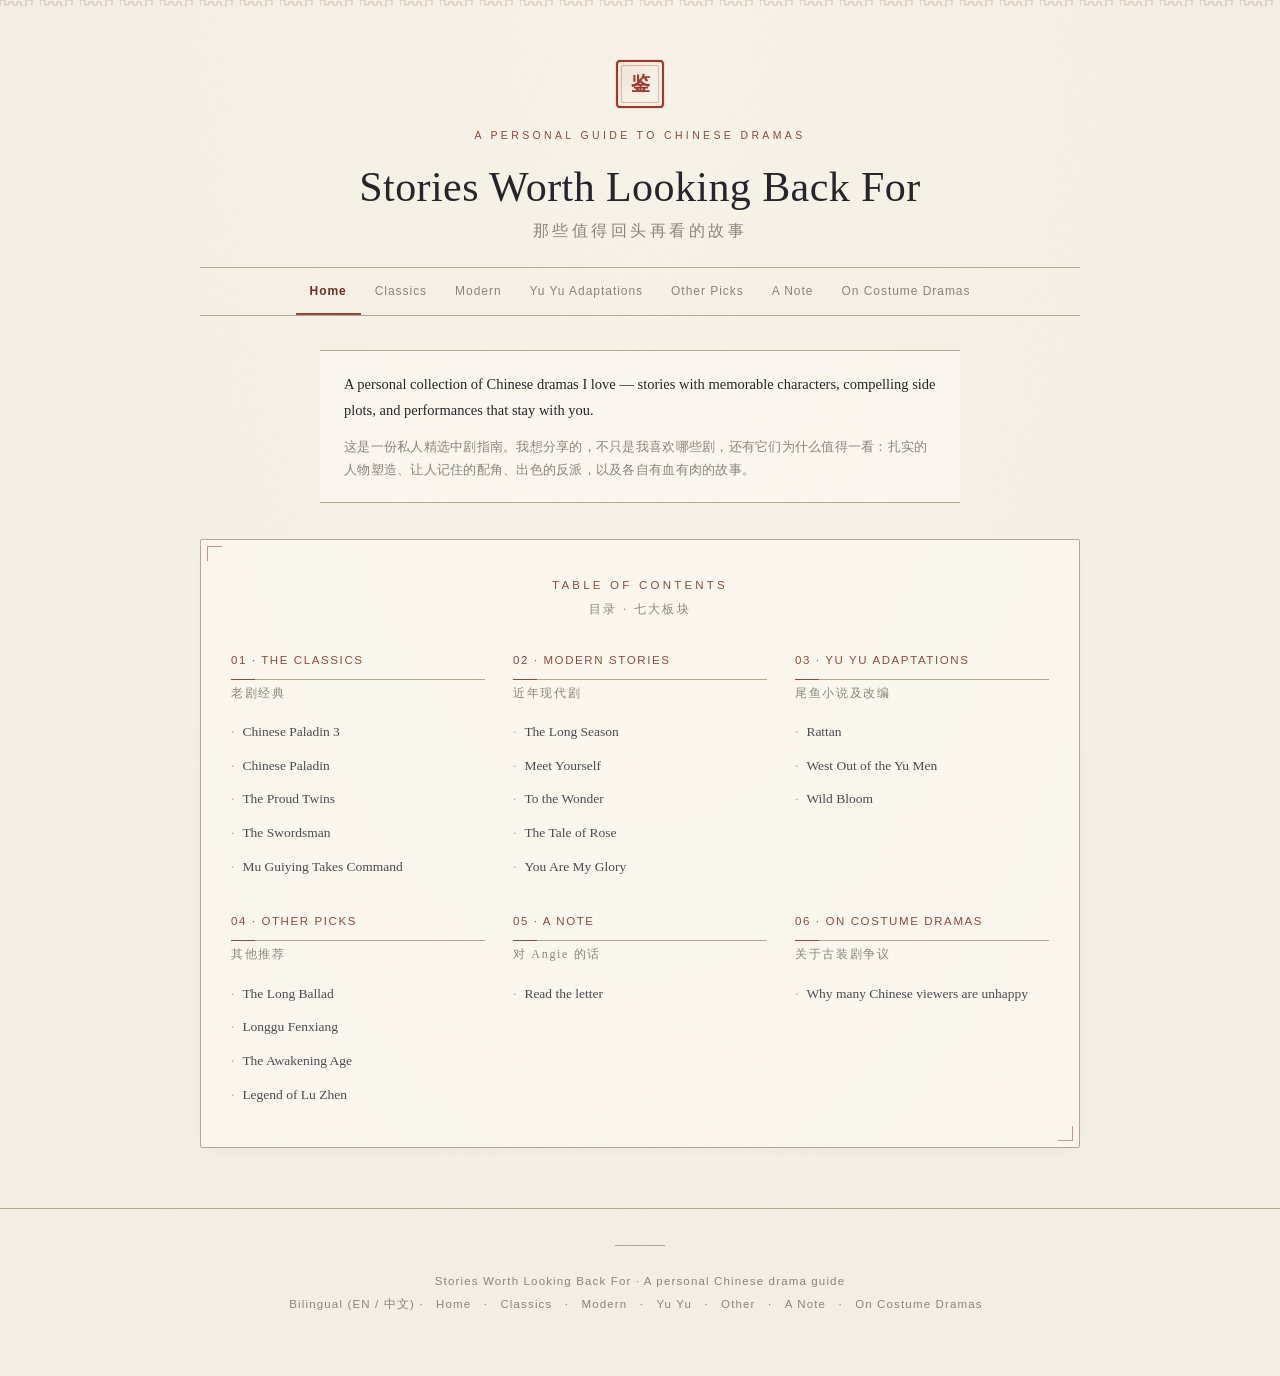
<file: index.html>
<!-- ============================================================
     index.html —— 主页
     ============================================================ -->
<!doctype html>
<html lang="en">
<head>
<meta charset="utf-8">
<meta name="viewport" content="width=device-width, initial-scale=1">
<title>Stories Worth Looking Back For · A Personal Guide to Chinese Dramas</title>
<link rel="stylesheet" href="styles.css">
</head>
<body>

<header>
  <div class="wrap">
    <div class="seal-mark">鉴</div>
    <div class="eyebrow">A Personal Guide to Chinese Dramas</div>
    <h1>Stories Worth Looking Back For</h1>
    <div class="cn-h1">那些值得回头再看的故事</div>
    <nav class="main-nav">
      <a href="index.html" class="active">Home</a>
      <a href="classics.html">Classics</a>
      <a href="modern.html">Modern</a>
      <a href="yuyu.html">Yu Yu Adaptations</a>
      <a href="other.html">Other Picks</a>
      <a href="note.html">A Note</a>
      <a href="why-costume-dramas.html">On Costume Dramas</a>
    </nav>
    <div class="page-intro">
      <p>A personal collection of Chinese dramas I love — stories with memorable characters, compelling side plots, and performances that stay with you.</p>
      <p class="cn-sub">这是一份私人精选中剧指南。我想分享的，不只是我喜欢哪些剧，还有它们为什么值得一看：扎实的人物塑造、让人记住的配角、出色的反派，以及各自有血有肉的故事。</p>
    </div>
  </div>
</header>

<main class="wrap">

  <section class="overview">
    <div class="overview-title">
      <div class="en-main">Table of Contents</div>
      <div class="cn-sub">目录 · 七大板块</div>
    </div>
    <div class="overview-grid">
      <div class="overview-item">
        <h4>01 · The Classics</h4>
        <div class="cn-sub">老剧经典</div>
        <a href="classics.html">Chinese Paladin 3</a>
        <a href="classics.html#xianjian1">Chinese Paladin</a>
        <a href="classics.html#xiaoyu">The Proud Twins</a>
        <a href="classics.html#xiaoyao">The Swordsman</a>
        <a href="classics.html#muguiying">Mu Guiying Takes Command</a>
      </div>
      <div class="overview-item">
        <h4>02 · Modern Stories</h4>
        <div class="cn-sub">近年现代剧</div>
        <a href="modern.html">The Long Season</a>
        <a href="modern.html#meetyourself">Meet Yourself</a>
        <a href="modern.html#altay">To the Wonder</a>
        <a href="modern.html#rose">The Tale of Rose</a>
        <a href="modern.html#youaremyglory">You Are My Glory</a>
      </div>
      <div class="overview-item">
        <h4>03 · Yu Yu Adaptations</h4>
        <div class="cn-sub">尾鱼小说及改编</div>
        <a href="yuyu.html">Rattan</a>
        <a href="yuyu.html#westgate">West Out of the Yu Men</a>
        <a href="yuyu.html#wildbloom">Wild Bloom</a>
      </div>
      <div class="overview-item">
        <h4>04 · Other Picks</h4>
        <div class="cn-sub">其他推荐</div>
        <a href="other.html#longballad">The Long Ballad</a>
        <a href="other.html#longgu">Longgu Fenxiang</a>
        <a href="other.html#awakening">The Awakening Age</a>
        <a href="other.html#luzhen">Legend of Lu Zhen</a>
      </div>
      <div class="overview-item">
        <h4>05 · A Note</h4>
        <div class="cn-sub">对 Angie 的话</div>
        <a href="note.html">Read the letter</a>
      </div>
      <div class="overview-item">
        <h4>06 · On Costume Dramas</h4>
        <div class="cn-sub">关于古装剧争议</div>
        <a href="why-costume-dramas.html">Why many Chinese viewers are unhappy</a>
      </div>
    </div>
  </section>

</main>

<footer>
  <div class="wrap">
    Stories Worth Looking Back For · A personal Chinese drama guide<br>
    Bilingual (EN / 中文) · <a href="index.html">Home</a> · <a href="classics.html">Classics</a> · <a href="modern.html">Modern</a> · <a href="yuyu.html">Yu Yu</a> · <a href="other.html">Other</a> · <a href="note.html">A Note</a> · <a href="why-costume-dramas.html">On Costume Dramas</a>
  </div>
</footer>

</body>
</html>
</file>
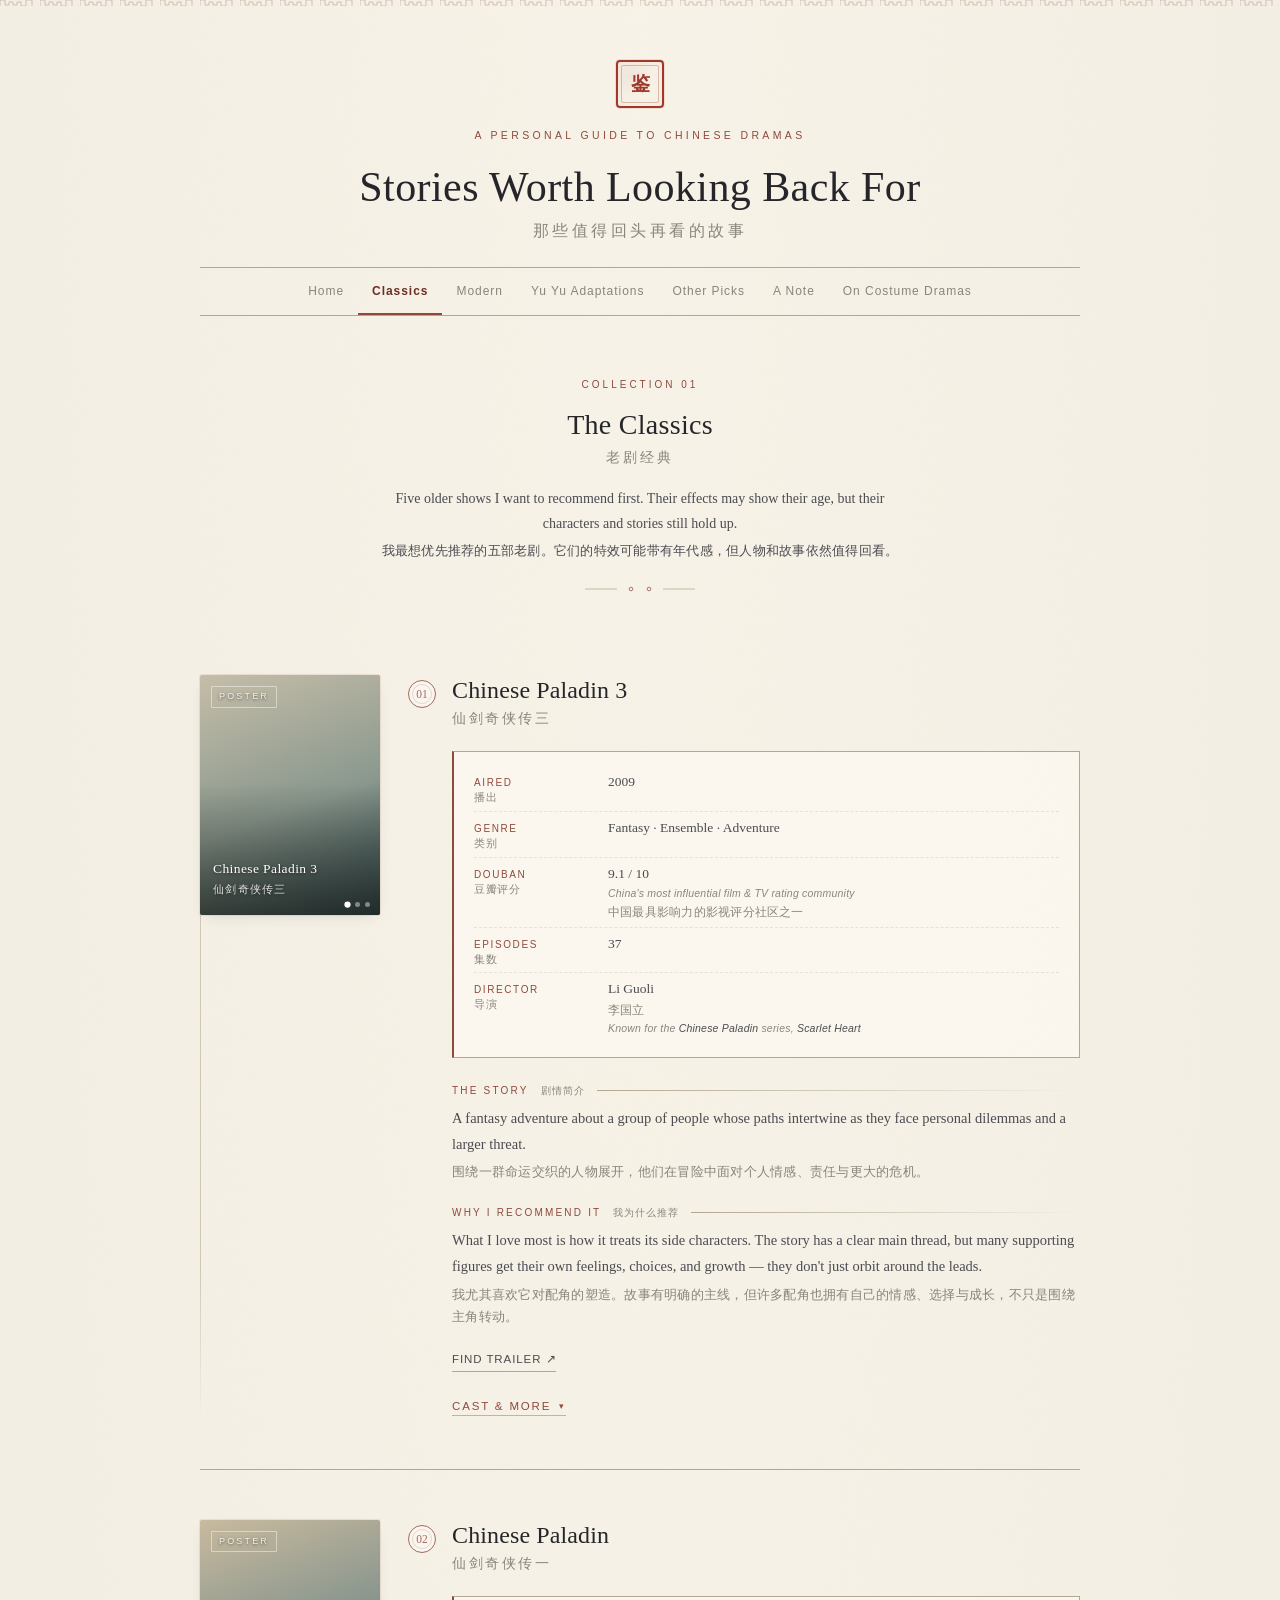
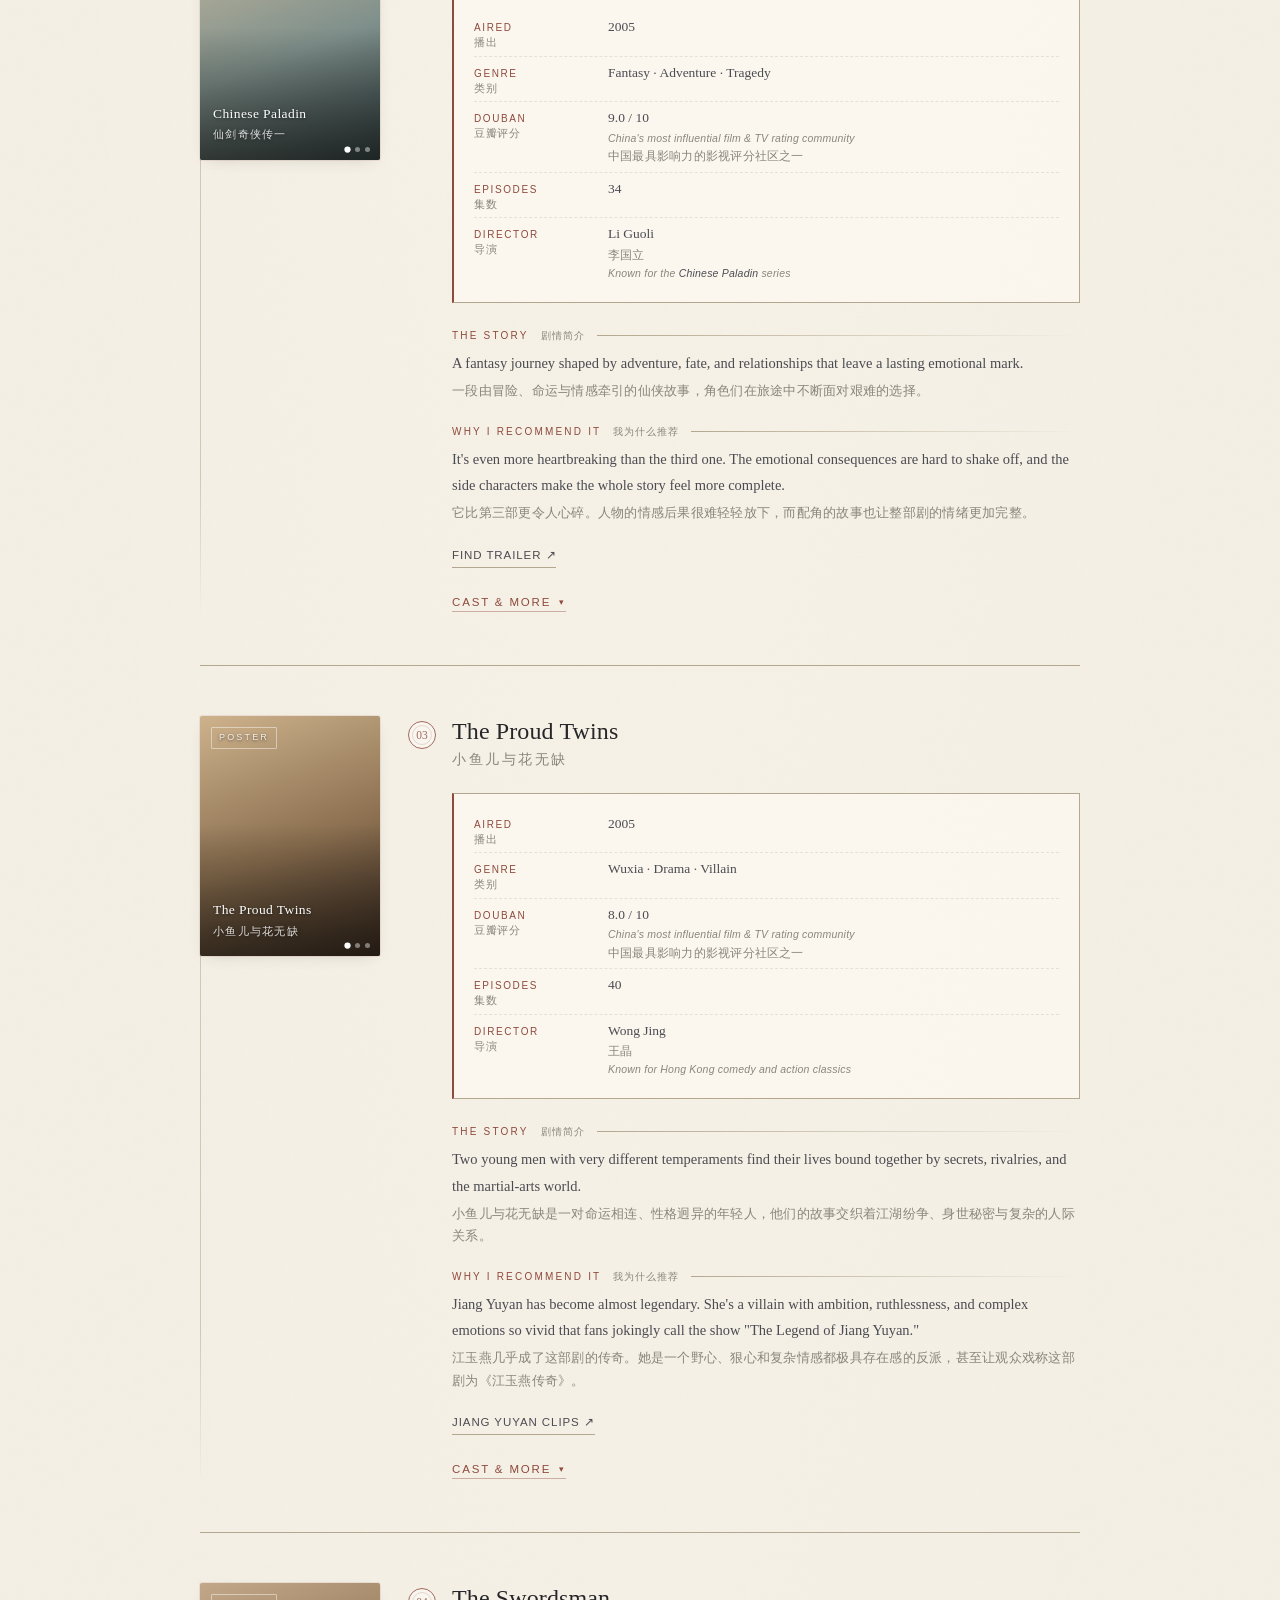
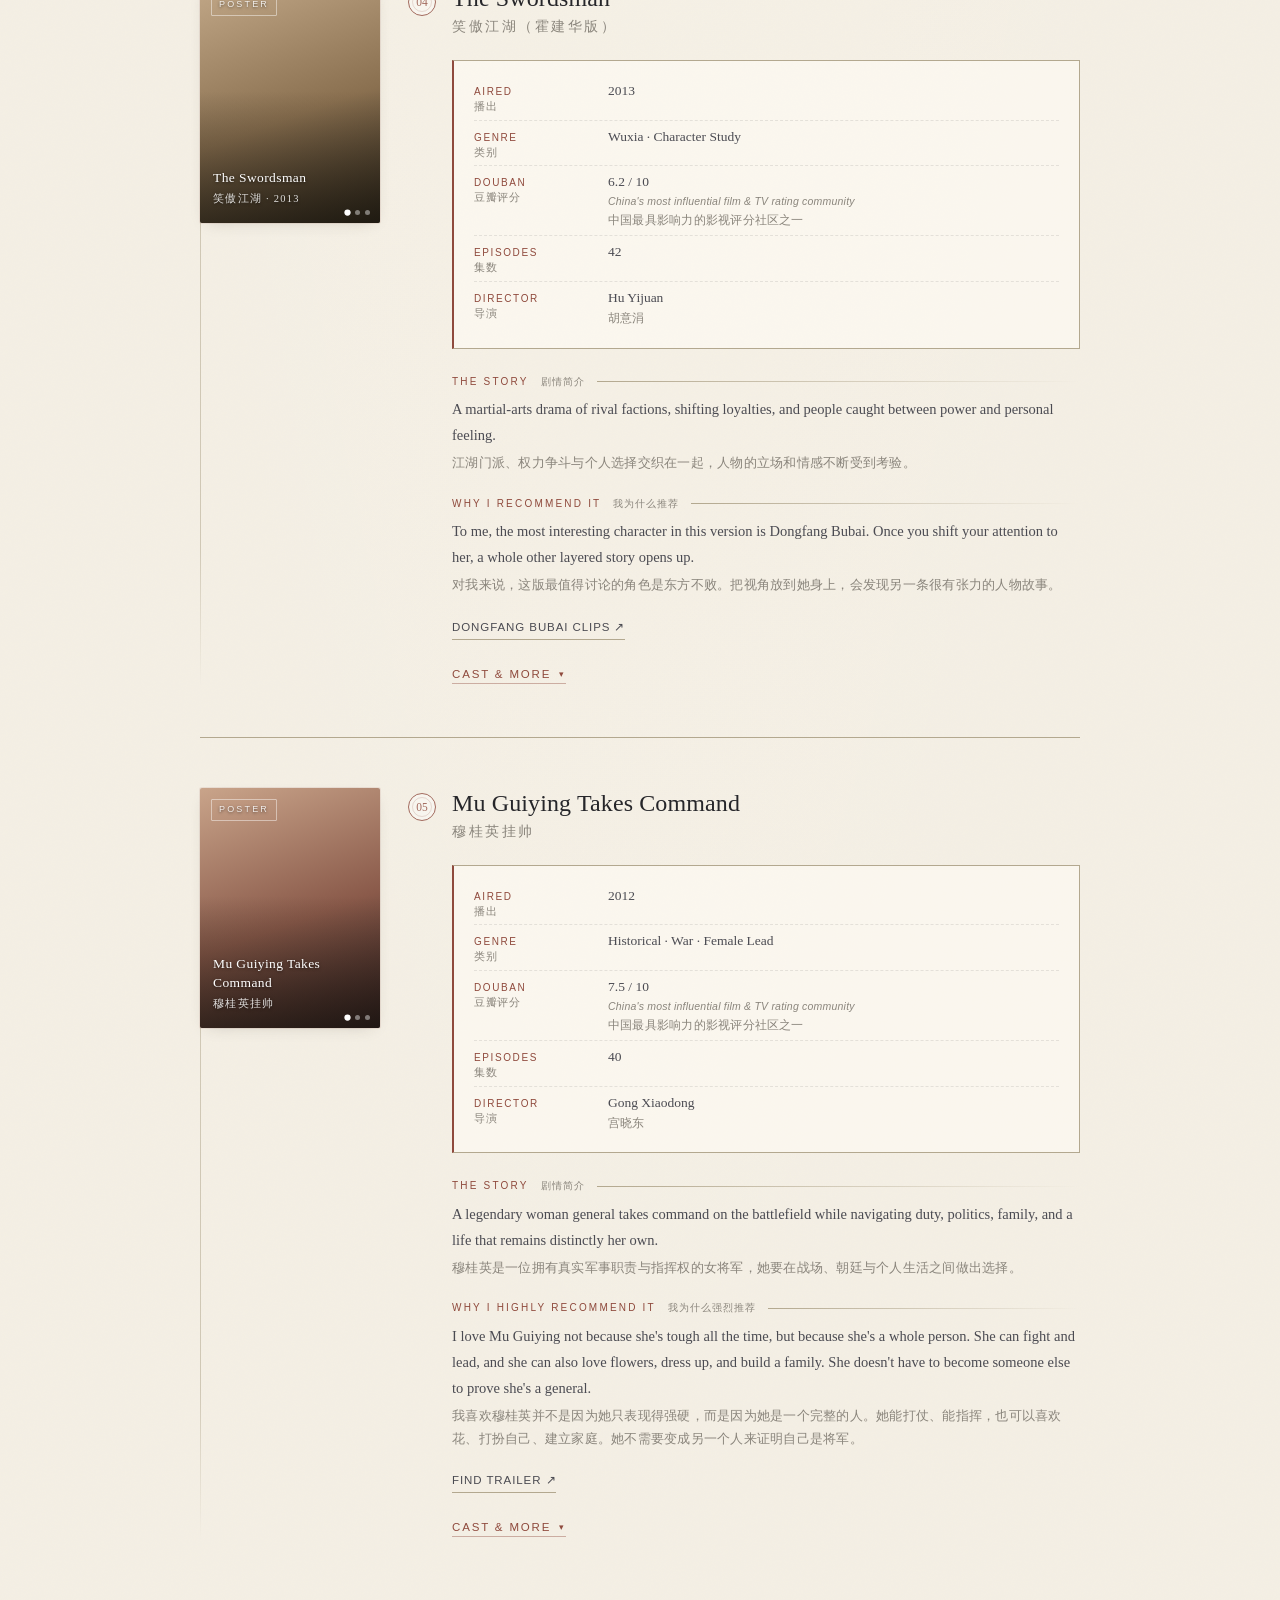
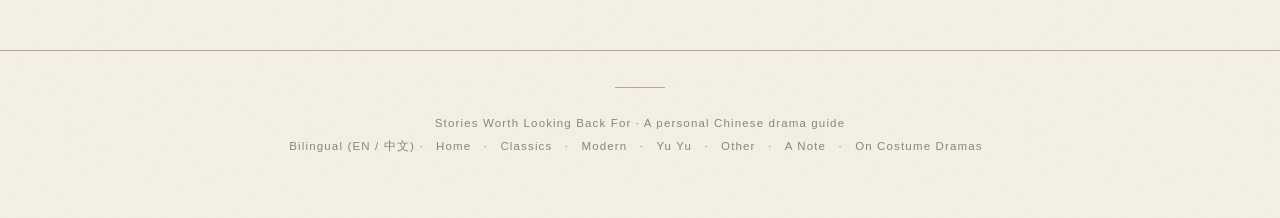
<file: classics.html>
<!-- ============================================================
     classics.html —— 老剧经典
     ============================================================ -->
<!doctype html>
<html lang="en">
<head>
<meta charset="utf-8">
<meta name="viewport" content="width=device-width, initial-scale=1">
<title>Classics · Stories Worth Looking Back For</title>
<link rel="stylesheet" href="styles.css">
</head>
<body>

<header>
  <div class="wrap">
    <div class="seal-mark">鉴</div>
    <div class="eyebrow">A Personal Guide to Chinese Dramas</div>
    <h1>Stories Worth Looking Back For</h1>
    <div class="cn-h1">那些值得回头再看的故事</div>
    <nav class="main-nav">
      <a href="index.html">Home</a>
      <a href="classics.html" class="active">Classics</a>
      <a href="modern.html">Modern</a>
      <a href="yuyu.html">Yu Yu Adaptations</a>
      <a href="other.html">Other Picks</a>
      <a href="note.html">A Note</a>
      <a href="why-costume-dramas.html">On Costume Dramas</a>
    </nav>
  </div>
</header>

<main class="wrap">

  <section class="section">
    <div class="section-head">
      <div class="eyebrow">Collection 01</div>
      <h2>The Classics</h2>
      <div class="cn-h2">老剧经典</div>
      <p>Five older shows I want to recommend first. Their effects may show their age, but their characters and stories still hold up.</p>
      <p class="cn-sub">我最想优先推荐的五部老剧。它们的特效可能带有年代感，但人物和故事依然值得回看。</p>
    </div>

    <!-- Chinese Paladin 3 -->
    <article class="drama" id="xianjian3">
      <div class="poster-carousel" data-carousel>
        <div class="slide active" style="background-image:linear-gradient(160deg,#c5bda8,#8a988e 55%,#2f4a4f);"><span class="ph-tag">Poster</span><div class="ph-title">Chinese Paladin 3</div><div class="ph-sub">仙剑奇侠传三</div></div>
        <div class="slide" style="background-image:linear-gradient(200deg,#a8b3c9,#5a6b7e 50%,#1f2a3d);"><span class="ph-tag">Still</span><div class="ph-title">Long Kui · A Thousand Years</div><div class="ph-sub">龙葵 · 千年等待</div></div>
        <div class="slide" style="background-image:linear-gradient(140deg,#d3c4a5,#8a7a5e 50%,#3a2e22);"><span class="ph-tag">Still</span><div class="ph-title">Jing Tian · Yuzhou</div><div class="ph-sub">景天 · 渝州城</div></div>
        <div class="dots"><span class="dot active"></span><span class="dot"></span><span class="dot"></span></div>
      </div>
      <div class="drama-body">
        <div class="drama-head">
          <div class="drama-num">01</div>
          <div class="drama-titles"><h3>Chinese Paladin 3</h3><div class="cn-h3">仙剑奇侠传三</div></div>
        </div>
        <div class="drama-info">
          <div class="info-row"><span class="info-key">Aired<small>播出</small></span><span class="info-val">2009</span></div>
          <div class="info-row"><span class="info-key">Genre<small>类别</small></span><span class="info-val">Fantasy · Ensemble · Adventure</span></div>
          <div class="info-row"><span class="info-key">Douban<small>豆瓣评分</small></span><span class="info-val">9.1 / 10<span class="info-note">China's most influential film &amp; TV rating community</span><span class="cn-note">中国最具影响力的影视评分社区之一</span></span></div>
          <div class="info-row"><span class="info-key">Episodes<small>集数</small></span><span class="info-val">37</span></div>
          <div class="info-row"><span class="info-key">Director<small>导演</small></span><span class="info-val">Li Guoli<span class="cn-note">李国立</span><span class="info-note">Known for the <em>Chinese Paladin</em> series, <em>Scarlet Heart</em></span></span></div>
        </div>
        <div class="story-block">
          <div class="label">The Story <span class="cn-lbl">剧情简介</span></div>
          <p>A fantasy adventure about a group of people whose paths intertwine as they face personal dilemmas and a larger threat.</p>
          <p class="cn-sub">围绕一群命运交织的人物展开，他们在冒险中面对个人情感、责任与更大的危机。</p>
          <div class="label">Why I Recommend It <span class="cn-lbl">我为什么推荐</span></div>
          <p>What I love most is how it treats its side characters. The story has a clear main thread, but many supporting figures get their own feelings, choices, and growth — they don't just orbit around the leads.</p>
          <p class="cn-sub">我尤其喜欢它对配角的塑造。故事有明确的主线，但许多配角也拥有自己的情感、选择与成长，不只是围绕主角转动。</p>
          <div class="links"><a href="https://www.youtube.com/results?search_query=Chinese+Paladin+3+official+trailer" target="_blank" rel="noreferrer">Find Trailer ↗</a></div>
        </div>
        <button class="expand-btn" aria-expanded="false"><span class="expand-text">Cast &amp; More</span><span class="arrow">▾</span></button>
        <div class="drama-detail">
          <div class="drama-detail-content">
            <div class="label">Cast &amp; Their Other Work <span class="cn-lbl">演员与延伸作品</span></div>
            <div class="actor-grid">
              <div class="actor-card"><div class="actor-face" style="background-image:linear-gradient(150deg,#c5bda8,#6a7a70)"></div><div class="actor-name">Hu Ge<small>胡歌</small></div><div class="actor-menu"><div class="menu-head">Hu Ge<span class="cn-lbl">胡歌</span></div><div class="menu-item">Nirvana in Fire<small>琅琊榜</small><div class="menu-poster" data-title="Nirvana in Fire" style="background-image:linear-gradient(150deg,#a8b0a0,#3a4a3a)"></div></div><div class="menu-item">The Disguiser<small>伪装者</small><div class="menu-poster" data-title="The Disguiser" style="background-image:linear-gradient(150deg,#5a6a7a,#2a3a4a)"></div></div></div></div>
              <div class="actor-card"><div class="actor-face" style="background-image:linear-gradient(150deg,#d5c0b8,#8a5a5a)"></div><div class="actor-name">Yang Mi<small>杨幂</small></div><div class="actor-menu"><div class="menu-head">Yang Mi<span class="cn-lbl">杨幂</span></div><div class="menu-item">Eternal Love<small>三生三世十里桃花</small><div class="menu-poster" data-title="Eternal Love" style="background-image:linear-gradient(150deg,#c9a8b8,#5a3a4a)"></div></div><div class="menu-item">Palace<small>宫锁心玉</small><div class="menu-poster" data-title="Palace" style="background-image:linear-gradient(150deg,#d0b8a0,#7a5a48)"></div></div></div></div>
              <div class="actor-card"><div class="actor-face" style="background-image:linear-gradient(150deg,#d5c4b4,#8a6a58)"></div><div class="actor-name">Tiffany Tang<small>唐嫣</small></div><div class="actor-menu"><div class="menu-head">Tiffany Tang<span class="cn-lbl">唐嫣</span></div><div class="menu-item">My Sunshine<small>何以笙箫默</small><div class="menu-poster" data-title="My Sunshine" style="background-image:linear-gradient(150deg,#b8a8b8,#5a4a5a)"></div></div><div class="menu-item">The Princess Weiyoung<small>锦绣未央</small><div class="menu-poster" data-title="Princess Weiyoung" style="background-image:linear-gradient(150deg,#c9a0a8,#5a2a38)"></div></div></div></div>
              <div class="actor-card"><div class="actor-face" style="background-image:linear-gradient(150deg,#c0c6b8,#6a7a68)"></div><div class="actor-name">Liu Shishi<small>刘诗诗</small></div><div class="actor-menu"><div class="menu-head">Liu Shishi<span class="cn-lbl">刘诗诗</span></div><div class="menu-item">Scarlet Heart<small>步步惊心</small><div class="menu-poster" data-title="Scarlet Heart" style="background-image:linear-gradient(150deg,#a8b0c0,#3a4a5a)"></div></div><div class="menu-item">A Journey to Love<small>一念关山</small><div class="menu-poster" data-title="A Journey to Love" style="background-image:linear-gradient(150deg,#c0a888,#5a3a28)"></div></div></div></div>
              <div class="actor-card"><div class="actor-face" style="background-image:linear-gradient(150deg,#c8baa8,#7a6858)"></div><div class="actor-name">Wallace Huo<small>霍建华</small></div><div class="actor-menu"><div class="menu-head">Wallace Huo<span class="cn-lbl">霍建华</span></div><div class="menu-item">The Journey of Flower<small>花千骨</small><div class="menu-poster" data-title="Journey of Flower" style="background-image:linear-gradient(150deg,#d0b8c0,#5a2a3a)"></div></div><div class="menu-item">Ruyi's Royal Love<small>如懿传</small><div class="menu-poster" data-title="Ruyi's Royal Love" style="background-image:linear-gradient(150deg,#a8a8b8,#3a3a4a)"></div></div></div></div>
              <div class="actor-card"><div class="actor-face" style="background-image:linear-gradient(150deg,#b8b0a0,#5a5248)"></div><div class="actor-name">Lam Chi-chung<small>林子聪</small></div><div class="actor-menu"><div class="menu-head">Lam Chi-chung<span class="cn-lbl">林子聪</span></div><div class="menu-item">Kung Fu Hustle<small>功夫</small><div class="menu-poster" data-title="Kung Fu Hustle" style="background-image:linear-gradient(150deg,#a89888,#4a3a2a)"></div></div><div class="menu-item">Shaolin Soccer<small>少林足球</small><div class="menu-poster" data-title="Shaolin Soccer" style="background-image:linear-gradient(150deg,#b8a080,#5a3a20)"></div></div></div></div>
            </div>
          </div>
        </div>
      </div>
    </article>

    <!-- Chinese Paladin 1 -->
    <article class="drama" id="xianjian1">
      <div class="poster-carousel" data-carousel>
        <div class="slide active" style="background-image:linear-gradient(160deg,#c8ba9e,#7e8f8b 55%,#2a3c42);"><span class="ph-tag">Poster</span><div class="ph-title">Chinese Paladin</div><div class="ph-sub">仙剑奇侠传一</div></div>
        <div class="slide" style="background-image:linear-gradient(200deg,#d3b89a,#8a6f5c 50%,#3a2a2a);"><span class="ph-tag">Still</span><div class="ph-title">Zhao Ling'er · Fairy Island</div><div class="ph-sub">赵灵儿 · 仙灵岛</div></div>
        <div class="slide" style="background-image:linear-gradient(140deg,#b8c4b0,#6d7f6f 55%,#2a3a2c);"><span class="ph-tag">Still</span><div class="ph-title">Li Xiaoyao · Yuhang</div><div class="ph-sub">李逍遥 · 余杭镇</div></div>
        <div class="dots"><span class="dot active"></span><span class="dot"></span><span class="dot"></span></div>
      </div>
      <div class="drama-body">
        <div class="drama-head">
          <div class="drama-num">02</div>
          <div class="drama-titles"><h3>Chinese Paladin</h3><div class="cn-h3">仙剑奇侠传一</div></div>
        </div>
        <div class="drama-info">
          <div class="info-row"><span class="info-key">Aired<small>播出</small></span><span class="info-val">2005</span></div>
          <div class="info-row"><span class="info-key">Genre<small>类别</small></span><span class="info-val">Fantasy · Adventure · Tragedy</span></div>
          <div class="info-row"><span class="info-key">Douban<small>豆瓣评分</small></span><span class="info-val">9.0 / 10<span class="info-note">China's most influential film &amp; TV rating community</span><span class="cn-note">中国最具影响力的影视评分社区之一</span></span></div>
          <div class="info-row"><span class="info-key">Episodes<small>集数</small></span><span class="info-val">34</span></div>
          <div class="info-row"><span class="info-key">Director<small>导演</small></span><span class="info-val">Li Guoli<span class="cn-note">李国立</span><span class="info-note">Known for the <em>Chinese Paladin</em> series</span></span></div>
        </div>
        <div class="story-block">
          <div class="label">The Story <span class="cn-lbl">剧情简介</span></div>
          <p>A fantasy journey shaped by adventure, fate, and relationships that leave a lasting emotional mark.</p>
          <p class="cn-sub">一段由冒险、命运与情感牵引的仙侠故事，角色们在旅途中不断面对艰难的选择。</p>
          <div class="label">Why I Recommend It <span class="cn-lbl">我为什么推荐</span></div>
          <p>It's even more heartbreaking than the third one. The emotional consequences are hard to shake off, and the side characters make the whole story feel more complete.</p>
          <p class="cn-sub">它比第三部更令人心碎。人物的情感后果很难轻轻放下，而配角的故事也让整部剧的情绪更加完整。</p>
          <div class="links"><a href="https://www.youtube.com/results?search_query=Chinese+Paladin+2005+official+trailer" target="_blank" rel="noreferrer">Find Trailer ↗</a></div>
        </div>
        <button class="expand-btn" aria-expanded="false"><span class="expand-text">Cast &amp; More</span><span class="arrow">▾</span></button>
        <div class="drama-detail">
          <div class="drama-detail-content">
            <div class="label">Cast &amp; Their Other Work <span class="cn-lbl">演员与延伸作品</span></div>
            <div class="actor-grid">
              <div class="actor-card"><div class="actor-face" style="background-image:linear-gradient(150deg,#c5bda8,#6a7a70)"></div><div class="actor-name">Hu Ge<small>胡歌</small></div><div class="actor-menu"><div class="menu-head">Hu Ge<span class="cn-lbl">胡歌</span></div><div class="menu-item">Nirvana in Fire<small>琅琊榜</small><div class="menu-poster" data-title="Nirvana in Fire" style="background-image:linear-gradient(150deg,#a8b0a0,#3a4a3a)"></div></div><div class="menu-item">The Disguiser<small>伪装者</small><div class="menu-poster" data-title="The Disguiser" style="background-image:linear-gradient(150deg,#5a6a7a,#2a3a4a)"></div></div></div></div>
              <div class="actor-card"><div class="actor-face" style="background-image:linear-gradient(150deg,#e0cac0,#9a7a78)"></div><div class="actor-name">Liu Yifei<small>刘亦菲</small></div><div class="actor-menu"><div class="menu-head">Liu Yifei<span class="cn-lbl">刘亦菲</span></div><div class="menu-item">A Dream of Splendor<small>梦华录</small><div class="menu-poster" data-title="A Dream of Splendor" style="background-image:linear-gradient(150deg,#c8b0a0,#6a4a3a)"></div></div><div class="menu-item">Meet Yourself<small>去有风的地方</small><div class="menu-poster" data-title="Meet Yourself" style="background-image:linear-gradient(150deg,#c4d2c0,#5a7a5a)"></div></div></div></div>
              <div class="actor-card"><div class="actor-face" style="background-image:linear-gradient(150deg,#d0c0b0,#8a7058)"></div><div class="actor-name">Ady An<small>安以轩</small></div><div class="actor-menu"><div class="menu-head">Ady An<span class="cn-lbl">安以轩</span></div><div class="menu-item">The Outsiders<small>斗鱼</small><div class="menu-poster" data-title="The Outsiders" style="background-image:linear-gradient(150deg,#a8b8c0,#3a5a6a)"></div></div><div class="menu-item">Autumn's Concerto<small>下一站幸福</small><div class="menu-poster" data-title="Autumn's Concerto" style="background-image:linear-gradient(150deg,#c0b0a0,#6a5a48)"></div></div></div></div>
              <div class="actor-card"><div class="actor-face" style="background-image:linear-gradient(150deg,#c8b0a0,#7a5a48)"></div><div class="actor-name">Eddie Peng<small>彭于晏</small></div><div class="actor-menu"><div class="menu-head">Eddie Peng<span class="cn-lbl">彭于晏</span></div><div class="menu-item">Jump Ashin!<small>翻滚吧阿信</small><div class="menu-poster" data-title="Jump Ashin!" style="background-image:linear-gradient(150deg,#b8a890,#5a4a38)"></div></div><div class="menu-item">Operation Mekong<small>湄公河行动</small><div class="menu-poster" data-title="Operation Mekong" style="background-image:linear-gradient(150deg,#8a9aa8,#2a3a4a)"></div></div></div></div>
              <div class="actor-card"><div class="actor-face" style="background-image:linear-gradient(150deg,#d8c0b0,#8a6a58)"></div><div class="actor-name">Esther Liu<small>刘品言</small></div><div class="actor-menu"><div class="menu-head">Esther Liu<span class="cn-lbl">刘品言</span></div><div class="menu-item">Green Forest, My Home<small>绿光森林</small><div class="menu-poster" data-title="Green Forest" style="background-image:linear-gradient(150deg,#b8c8a8,#5a6a48)"></div></div><div class="menu-item">Westside Story<small>西街少年</small><div class="menu-poster" data-title="Westside Story" style="background-image:linear-gradient(150deg,#a8b8c0,#3a5a6a)"></div></div></div></div>
            </div>
          </div>
        </div>
      </div>
    </article>

    <!-- The Proud Twins -->
    <article class="drama" id="xiaoyu">
      <div class="poster-carousel" data-carousel>
        <div class="slide active" style="background-image:linear-gradient(160deg,#cdb28c,#8a6e4f 55%,#34241c);"><span class="ph-tag">Poster</span><div class="ph-title">The Proud Twins</div><div class="ph-sub">小鱼儿与花无缺</div></div>
        <div class="slide" style="background-image:linear-gradient(200deg,#b89a8a,#7a4a4a 50%,#2a1a1c);"><span class="ph-tag">Still</span><div class="ph-title">Jiang Yuyan · The Legend</div><div class="ph-sub">江玉燕 · 传奇反派</div></div>
        <div class="slide" style="background-image:linear-gradient(140deg,#b4a290,#7a685a 55%,#2a201a);"><span class="ph-tag">Still</span><div class="ph-title">Hua Wuque · Yi Hua Palace</div><div class="ph-sub">花无缺 · 移花宫</div></div>
        <div class="dots"><span class="dot active"></span><span class="dot"></span><span class="dot"></span></div>
      </div>
      <div class="drama-body">
        <div class="drama-head">
          <div class="drama-num">03</div>
          <div class="drama-titles"><h3>The Proud Twins</h3><div class="cn-h3">小鱼儿与花无缺</div></div>
        </div>
        <div class="drama-info">
          <div class="info-row"><span class="info-key">Aired<small>播出</small></span><span class="info-val">2005</span></div>
          <div class="info-row"><span class="info-key">Genre<small>类别</small></span><span class="info-val">Wuxia · Drama · Villain</span></div>
          <div class="info-row"><span class="info-key">Douban<small>豆瓣评分</small></span><span class="info-val">8.0 / 10<span class="info-note">China's most influential film &amp; TV rating community</span><span class="cn-note">中国最具影响力的影视评分社区之一</span></span></div>
          <div class="info-row"><span class="info-key">Episodes<small>集数</small></span><span class="info-val">40</span></div>
          <div class="info-row"><span class="info-key">Director<small>导演</small></span><span class="info-val">Wong Jing<span class="cn-note">王晶</span><span class="info-note">Known for Hong Kong comedy and action classics</span></span></div>
        </div>
        <div class="story-block">
          <div class="label">The Story <span class="cn-lbl">剧情简介</span></div>
          <p>Two young men with very different temperaments find their lives bound together by secrets, rivalries, and the martial-arts world.</p>
          <p class="cn-sub">小鱼儿与花无缺是一对命运相连、性格迥异的年轻人，他们的故事交织着江湖纷争、身世秘密与复杂的人际关系。</p>
          <div class="label">Why I Recommend It <span class="cn-lbl">我为什么推荐</span></div>
          <p>Jiang Yuyan has become almost legendary. She's a villain with ambition, ruthlessness, and complex emotions so vivid that fans jokingly call the show "The Legend of Jiang Yuyan."</p>
          <p class="cn-sub">江玉燕几乎成了这部剧的传奇。她是一个野心、狠心和复杂情感都极具存在感的反派，甚至让观众戏称这部剧为《江玉燕传奇》。</p>
          <div class="links"><a href="https://www.youtube.com/results?search_query=The+Proud+Twins+2005+Jiang+Yuyan+clips" target="_blank" rel="noreferrer">Jiang Yuyan Clips ↗</a></div>
        </div>
        <button class="expand-btn" aria-expanded="false"><span class="expand-text">Cast &amp; More</span><span class="arrow">▾</span></button>
        <div class="drama-detail">
          <div class="drama-detail-content">
            <div class="label">Cast &amp; Their Other Work <span class="cn-lbl">演员与延伸作品</span></div>
            <div class="actor-grid">
              <div class="actor-card"><div class="actor-face" style="background-image:linear-gradient(150deg,#c8b090,#7a5a3a)"></div><div class="actor-name">Dickey Cheung<small>张卫健</small></div><div class="actor-menu"><div class="menu-head">Dickey Cheung<span class="cn-lbl">张卫健</span></div><div class="menu-item">Smart Kid<small>机灵小不懂</small><div class="menu-poster" data-title="Smart Kid" style="background-image:linear-gradient(150deg,#c0a888,#5a3a28)"></div></div><div class="menu-item">Taiji Prodigy<small>少年张三丰</small><div class="menu-poster" data-title="Taiji Prodigy" style="background-image:linear-gradient(150deg,#a8b0a0,#3a4a3a)"></div></div></div></div>
              <div class="actor-card"><div class="actor-face" style="background-image:linear-gradient(150deg,#b8a8a0,#5a4a48)"></div><div class="actor-name">Nicholas Tse<small>谢霆锋</small></div><div class="actor-menu"><div class="menu-head">Nicholas Tse<span class="cn-lbl">谢霆锋</span></div><div class="menu-item">New Police Story<small>新警察故事</small><div class="menu-poster" data-title="New Police Story" style="background-image:linear-gradient(150deg,#8a9aa8,#2a3a4a)"></div></div><div class="menu-item">The Stool Pigeon<small>线人</small><div class="menu-poster" data-title="The Stool Pigeon" style="background-image:linear-gradient(150deg,#a89888,#4a3a2a)"></div></div></div></div>
              <div class="actor-card"><div class="actor-face" style="background-image:linear-gradient(150deg,#d8b8b0,#8a5a58)"></div><div class="actor-name">Fan Bingbing<small>范冰冰</small></div><div class="actor-menu"><div class="menu-head">Fan Bingbing<span class="cn-lbl">范冰冰</span></div><div class="menu-item">The Empress of China<small>武媚娘传奇</small><div class="menu-poster" data-title="Empress of China" style="background-image:linear-gradient(150deg,#c9a0a8,#5a2a38)"></div></div><div class="menu-item">Lost in Beijing<small>苹果</small><div class="menu-poster" data-title="Lost in Beijing" style="background-image:linear-gradient(150deg,#b8a8a0,#5a4a48)"></div></div></div></div>
              <div class="actor-card"><div class="actor-face" style="background-image:linear-gradient(150deg,#c0b8a8,#7a6858)"></div><div class="actor-name">Yuan Quan<small>袁泉</small></div><div class="actor-menu"><div class="menu-head">Yuan Quan<span class="cn-lbl">袁泉</span></div><div class="menu-item">The First Half of My Life<small>我的前半生</small><div class="menu-poster" data-title="First Half" style="background-image:linear-gradient(150deg,#b0a8b0,#5a4a5a)"></div></div><div class="menu-item">The Captain<small>中国机长</small><div class="menu-poster" data-title="The Captain" style="background-image:linear-gradient(150deg,#8a98a8,#2a3a4a)"></div></div></div></div>
              <div class="actor-card"><div class="actor-face" style="background-image:linear-gradient(150deg,#d0c0a8,#8a7058)"></div><div class="actor-name">Bai Xue<small>柏雪</small></div><div class="actor-menu"><div class="menu-head">Bai Xue<span class="cn-lbl">柏雪</span></div><div class="menu-item">The Proud Twins<small>小鱼儿与花无缺</small><div class="menu-poster" data-title="Proud Twins" style="background-image:linear-gradient(150deg,#c8b090,#6a4a2a)"></div></div></div></div>
            </div>
          </div>
        </div>
      </div>
    </article>

    <!-- The Swordsman -->
    <article class="drama" id="xiaoyao">
      <div class="poster-carousel" data-carousel>
        <div class="slide active" style="background-image:linear-gradient(160deg,#c2a888,#8a7050 55%,#2c2418);"><span class="ph-tag">Poster</span><div class="ph-title">The Swordsman</div><div class="ph-sub">笑傲江湖 · 2013</div></div>
        <div class="slide" style="background-image:linear-gradient(200deg,#b89c9c,#7a4a5a 50%,#2a1a24);"><span class="ph-tag">Still</span><div class="ph-title">Dongfang Bubai</div><div class="ph-sub">东方不败 · 陈乔恩</div></div>
        <div class="slide" style="background-image:linear-gradient(140deg,#a8b0a0,#6a7860 55%,#2a3220);"><span class="ph-tag">Still</span><div class="ph-title">Linghu Chong · Mt. Hua</div><div class="ph-sub">令狐冲 · 华山</div></div>
        <div class="dots"><span class="dot active"></span><span class="dot"></span><span class="dot"></span></div>
      </div>
      <div class="drama-body">
        <div class="drama-head">
          <div class="drama-num">04</div>
          <div class="drama-titles"><h3>The Swordsman</h3><div class="cn-h3">笑傲江湖（霍建华版）</div></div>
        </div>
        <div class="drama-info">
          <div class="info-row"><span class="info-key">Aired<small>播出</small></span><span class="info-val">2013</span></div>
          <div class="info-row"><span class="info-key">Genre<small>类别</small></span><span class="info-val">Wuxia · Character Study</span></div>
          <div class="info-row"><span class="info-key">Douban<small>豆瓣评分</small></span><span class="info-val">6.2 / 10<span class="info-note">China's most influential film &amp; TV rating community</span><span class="cn-note">中国最具影响力的影视评分社区之一</span></span></div>
          <div class="info-row"><span class="info-key">Episodes<small>集数</small></span><span class="info-val">42</span></div>
          <div class="info-row"><span class="info-key">Director<small>导演</small></span><span class="info-val">Hu Yijuan<span class="cn-note">胡意涓</span></span></div>
        </div>
        <div class="story-block">
          <div class="label">The Story <span class="cn-lbl">剧情简介</span></div>
          <p>A martial-arts drama of rival factions, shifting loyalties, and people caught between power and personal feeling.</p>
          <p class="cn-sub">江湖门派、权力争斗与个人选择交织在一起，人物的立场和情感不断受到考验。</p>
          <div class="label">Why I Recommend It <span class="cn-lbl">我为什么推荐</span></div>
          <p>To me, the most interesting character in this version is Dongfang Bubai. Once you shift your attention to her, a whole other layered story opens up.</p>
          <p class="cn-sub">对我来说，这版最值得讨论的角色是东方不败。把视角放到她身上，会发现另一条很有张力的人物故事。</p>
          <div class="links"><a href="https://www.youtube.com/results?search_query=The+Swordsman+2013+Dongfang+Bubai+clips" target="_blank" rel="noreferrer">Dongfang Bubai Clips ↗</a></div>
        </div>
        <button class="expand-btn" aria-expanded="false"><span class="expand-text">Cast &amp; More</span><span class="arrow">▾</span></button>
        <div class="drama-detail">
          <div class="drama-detail-content">
            <div class="label">Cast &amp; Their Other Work <span class="cn-lbl">演员与延伸作品</span></div>
            <div class="actor-grid">
              <div class="actor-card"><div class="actor-face" style="background-image:linear-gradient(150deg,#c8baa8,#7a6858)"></div><div class="actor-name">Wallace Huo<small>霍建华</small></div><div class="actor-menu"><div class="menu-head">Wallace Huo<span class="cn-lbl">霍建华</span></div><div class="menu-item">Chinese Paladin 3<small>仙剑三</small><div class="menu-poster" data-title="Chinese Paladin 3" style="background-image:linear-gradient(150deg,#a8b0a0,#3a4a3a)"></div></div><div class="menu-item">Ruyi's Royal Love<small>如懿传</small><div class="menu-poster" data-title="Ruyi's Royal Love" style="background-image:linear-gradient(150deg,#a8a8b8,#3a3a4a)"></div></div></div></div>
              <div class="actor-card"><div class="actor-face" style="background-image:linear-gradient(150deg,#d8b8b0,#8a5a5a)"></div><div class="actor-name">Joe Chen<small>陈乔恩</small></div><div class="actor-menu"><div class="menu-head">Joe Chen<span class="cn-lbl">陈乔恩</span></div><div class="menu-item">The Prince Who Turns into a Frog<small>王子变青蛙</small><div class="menu-poster" data-title="Prince &amp; Frog" style="background-image:linear-gradient(150deg,#b8c0a8,#5a6a48)"></div></div><div class="menu-item">Fated to Love You<small>命中注定我爱你</small><div class="menu-poster" data-title="Fated to Love You" style="background-image:linear-gradient(150deg,#c0a8b8,#5a3a5a)"></div></div></div></div>
              <div class="actor-card"><div class="actor-face" style="background-image:linear-gradient(150deg,#c0b8a8,#6a5a48)"></div><div class="actor-name">Yuan Shanshan<small>袁姗姗</small></div><div class="actor-menu"><div class="menu-head">Yuan Shanshan<span class="cn-lbl">袁姗姗</span></div><div class="menu-item">Palace II<small>宫锁珠帘</small><div class="menu-poster" data-title="Palace II" style="background-image:linear-gradient(150deg,#c8b0a0,#6a4a3a)"></div></div><div class="menu-item">Beauty Without Tears<small>美人无泪</small><div class="menu-poster" data-title="Beauty Without Tears" style="background-image:linear-gradient(150deg,#c0a8a8,#5a3a3a)"></div></div></div></div>
              <div class="actor-card"><div class="actor-face" style="background-image:linear-gradient(150deg,#c8baa8,#7a6858)"></div><div class="actor-name">Chen Xiao<small>陈晓</small></div><div class="actor-menu"><div class="menu-head">Chen Xiao<span class="cn-lbl">陈晓</span></div><div class="menu-item">A Dream of Splendor<small>梦华录</small><div class="menu-poster" data-title="A Dream of Splendor" style="background-image:linear-gradient(150deg,#c8b0a0,#6a4a3a)"></div></div><div class="menu-item">Legend of Lu Zhen<small>陆贞传奇</small><div class="menu-poster" data-title="Lu Zhen" style="background-image:linear-gradient(150deg,#b8a8b8,#5a4a5a)"></div></div></div></div>
              <div class="actor-card"><div class="actor-face" style="background-image:linear-gradient(150deg,#d0c0b0,#8a7060)"></div><div class="actor-name">Yang Rong<small>杨蓉</small></div><div class="actor-menu"><div class="menu-head">Yang Rong<span class="cn-lbl">杨蓉</span></div><div class="menu-item">Legend of Lu Zhen<small>陆贞传奇</small><div class="menu-poster" data-title="Lu Zhen" style="background-image:linear-gradient(150deg,#b8a8b8,#5a4a5a)"></div></div><div class="menu-item">Memory Lost<small>美人为馅</small><div class="menu-poster" data-title="Memory Lost" style="background-image:linear-gradient(150deg,#a898a8,#4a3a4a)"></div></div></div></div>
            </div>
          </div>
        </div>
      </div>
    </article>

    <!-- Mu Guiying -->
    <article class="drama" id="muguiying">
      <div class="poster-carousel" data-carousel>
        <div class="slide active" style="background-image:linear-gradient(160deg,#c9a48a,#8a5a4a 55%,#2e1c1c);"><span class="ph-tag">Poster</span><div class="ph-title">Mu Guiying Takes Command</div><div class="ph-sub">穆桂英挂帅</div></div>
        <div class="slide" style="background-image:linear-gradient(200deg,#c9b090,#8a7048 50%,#2e2418);"><span class="ph-tag">Still</span><div class="ph-title">Taking Command</div><div class="ph-sub">挂帅出征</div></div>
        <div class="slide" style="background-image:linear-gradient(140deg,#b8a898,#7a6858 55%,#2a221a);"><span class="ph-tag">Still</span><div class="ph-title">Tianbo Manor</div><div class="ph-sub">天波府</div></div>
        <div class="dots"><span class="dot active"></span><span class="dot"></span><span class="dot"></span></div>
      </div>
      <div class="drama-body">
        <div class="drama-head">
          <div class="drama-num">05</div>
          <div class="drama-titles"><h3>Mu Guiying Takes Command</h3><div class="cn-h3">穆桂英挂帅</div></div>
        </div>
        <div class="drama-info">
          <div class="info-row"><span class="info-key">Aired<small>播出</small></span><span class="info-val">2012</span></div>
          <div class="info-row"><span class="info-key">Genre<small>类别</small></span><span class="info-val">Historical · War · Female Lead</span></div>
          <div class="info-row"><span class="info-key">Douban<small>豆瓣评分</small></span><span class="info-val">7.5 / 10<span class="info-note">China's most influential film &amp; TV rating community</span><span class="cn-note">中国最具影响力的影视评分社区之一</span></span></div>
          <div class="info-row"><span class="info-key">Episodes<small>集数</small></span><span class="info-val">40</span></div>
          <div class="info-row"><span class="info-key">Director<small>导演</small></span><span class="info-val">Gong Xiaodong<span class="cn-note">宫晓东</span></span></div>
        </div>
        <div class="story-block">
          <div class="label">The Story <span class="cn-lbl">剧情简介</span></div>
          <p>A legendary woman general takes command on the battlefield while navigating duty, politics, family, and a life that remains distinctly her own.</p>
          <p class="cn-sub">穆桂英是一位拥有真实军事职责与指挥权的女将军，她要在战场、朝廷与个人生活之间做出选择。</p>
          <div class="label">Why I Highly Recommend It <span class="cn-lbl">我为什么强烈推荐</span></div>
          <p>I love Mu Guiying not because she's tough all the time, but because she's a whole person. She can fight and lead, and she can also love flowers, dress up, and build a family. She doesn't have to become someone else to prove she's a general.</p>
          <p class="cn-sub">我喜欢穆桂英并不是因为她只表现得强硬，而是因为她是一个完整的人。她能打仗、能指挥，也可以喜欢花、打扮自己、建立家庭。她不需要变成另一个人来证明自己是将军。</p>
          <div class="links"><a href="https://www.youtube.com/results?search_query=Mu+Guiying+Takes+Command+2012+trailer" target="_blank" rel="noreferrer">Find Trailer ↗</a></div>
        </div>
        <button class="expand-btn" aria-expanded="false"><span class="expand-text">Cast &amp; More</span><span class="arrow">▾</span></button>
        <div class="drama-detail">
          <div class="drama-detail-content">
            <div class="label">Cast &amp; Their Other Work <span class="cn-lbl">演员与延伸作品</span></div>
            <div class="actor-grid">
              <div class="actor-card"><div class="actor-face" style="background-image:linear-gradient(150deg,#c8b0a0,#7a5a48)"></div><div class="actor-name">Miao Pu<small>苗圃</small></div><div class="actor-menu"><div class="menu-head">Miao Pu<span class="cn-lbl">苗圃</span></div><div class="menu-item">Going West<small>走西口</small><div class="menu-poster" data-title="Going West" style="background-image:linear-gradient(150deg,#b8a890,#5a4a38)"></div></div><div class="menu-item">May Locust Flower Fragrance<small>五月槐花香</small><div class="menu-poster" data-title="May Locust" style="background-image:linear-gradient(150deg,#c0b8a8,#6a5a48)"></div></div></div></div>
              <div class="actor-card"><div class="actor-face" style="background-image:linear-gradient(150deg,#c0a890,#6a4a32)"></div><div class="actor-name">Luo Jin<small>罗晋</small></div><div class="actor-menu"><div class="menu-head">Luo Jin<span class="cn-lbl">罗晋</span></div><div class="menu-item">The Princess Weiyoung<small>锦绣未央</small><div class="menu-poster" data-title="Princess Weiyoung" style="background-image:linear-gradient(150deg,#c9a0a8,#5a2a38)"></div></div><div class="menu-item">I Will Find You a Better Home<small>安家</small><div class="menu-poster" data-title="Better Home" style="background-image:linear-gradient(150deg,#b8b0a0,#5a5248)"></div></div></div></div>
              <div class="actor-card"><div class="actor-face" style="background-image:linear-gradient(150deg,#b8a898,#6a5a4a)"></div><div class="actor-name">Siqin Gaowa<small>斯琴高娃</small></div><div class="actor-menu"><div class="menu-head">Siqin Gaowa<span class="cn-lbl">斯琴高娃</span></div><div class="menu-item">The Grand Mansion Gate<small>大宅门</small><div class="menu-poster" data-title="Grand Mansion" style="background-image:linear-gradient(150deg,#a88870,#4a3220)"></div></div><div class="menu-item">Kangxi Dynasty<small>康熙王朝</small><div class="menu-poster" data-title="Kangxi Dynasty" style="background-image:linear-gradient(150deg,#c0a880,#6a4a20)"></div></div></div></div>
              <div class="actor-card"><div class="actor-face" style="background-image:linear-gradient(150deg,#c8b8a0,#7a6848)"></div><div class="actor-name">Zhang Tielin<small>张铁林</small></div><div class="actor-menu"><div class="menu-head">Zhang Tielin<span class="cn-lbl">张铁林</span></div><div class="menu-item">My Fair Princess<small>还珠格格</small><div class="menu-poster" data-title="My Fair Princess" style="background-image:linear-gradient(150deg,#c0a8a0,#6a4a48)"></div></div><div class="menu-item">Iron Teeth Bronze Tooth<small>铁齿铜牙纪晓岚</small><div class="menu-poster" data-title="Iron Teeth" style="background-image:linear-gradient(150deg,#b0a890,#5a4a32)"></div></div></div></div>
            </div>
          </div>
        </div>
      </div>
    </article>
  </section>

</main>

<footer>
  <div class="wrap">
    Stories Worth Looking Back For · A personal Chinese drama guide<br>
    Bilingual (EN / 中文) · <a href="index.html">Home</a> · <a href="classics.html">Classics</a> · <a href="modern.html">Modern</a> · <a href="yuyu.html">Yu Yu</a> · <a href="other.html">Other</a> · <a href="note.html">A Note</a> · <a href="why-costume-dramas.html">On Costume Dramas</a>
  </div>
</footer>

<script>
document.querySelectorAll('.expand-btn').forEach(function(btn){
  btn.addEventListener('click', function(){
    var detail = btn.nextElementSibling;
    var open = detail.classList.toggle('open');
    btn.classList.toggle('open', open);
    btn.setAttribute('aria-expanded', open ? 'true' : 'false');
    btn.querySelector('.expand-text').textContent = open ? 'Hide Cast' : 'Cast & More';
  });
});
document.querySelectorAll('[data-carousel]').forEach(function(carousel){
  var slides = carousel.querySelectorAll('.slide');
  var dots = carousel.querySelectorAll('.dot');
  var idx = 0, timer = null;
  function show(i){
    idx = (i + slides.length) % slides.length;
    slides.forEach(function(s,j){ s.classList.toggle('active', j === idx); });
    dots.forEach(function(d,j){ d.classList.toggle('active', j === idx); });
  }
  function start(){ stop(); timer = setInterval(function(){ show(idx+1); }, 4200 + Math.random()*1600); }
  function stop(){ if(timer){ clearInterval(timer); timer = null; } }
  dots.forEach(function(d,i){ d.addEventListener('click', function(){ show(i); start(); }); });
  carousel.addEventListener('mouseenter', stop);
  carousel.addEventListener('mouseleave', start);
  show(0); start();
});
</script>

</body>
</html>
</file>
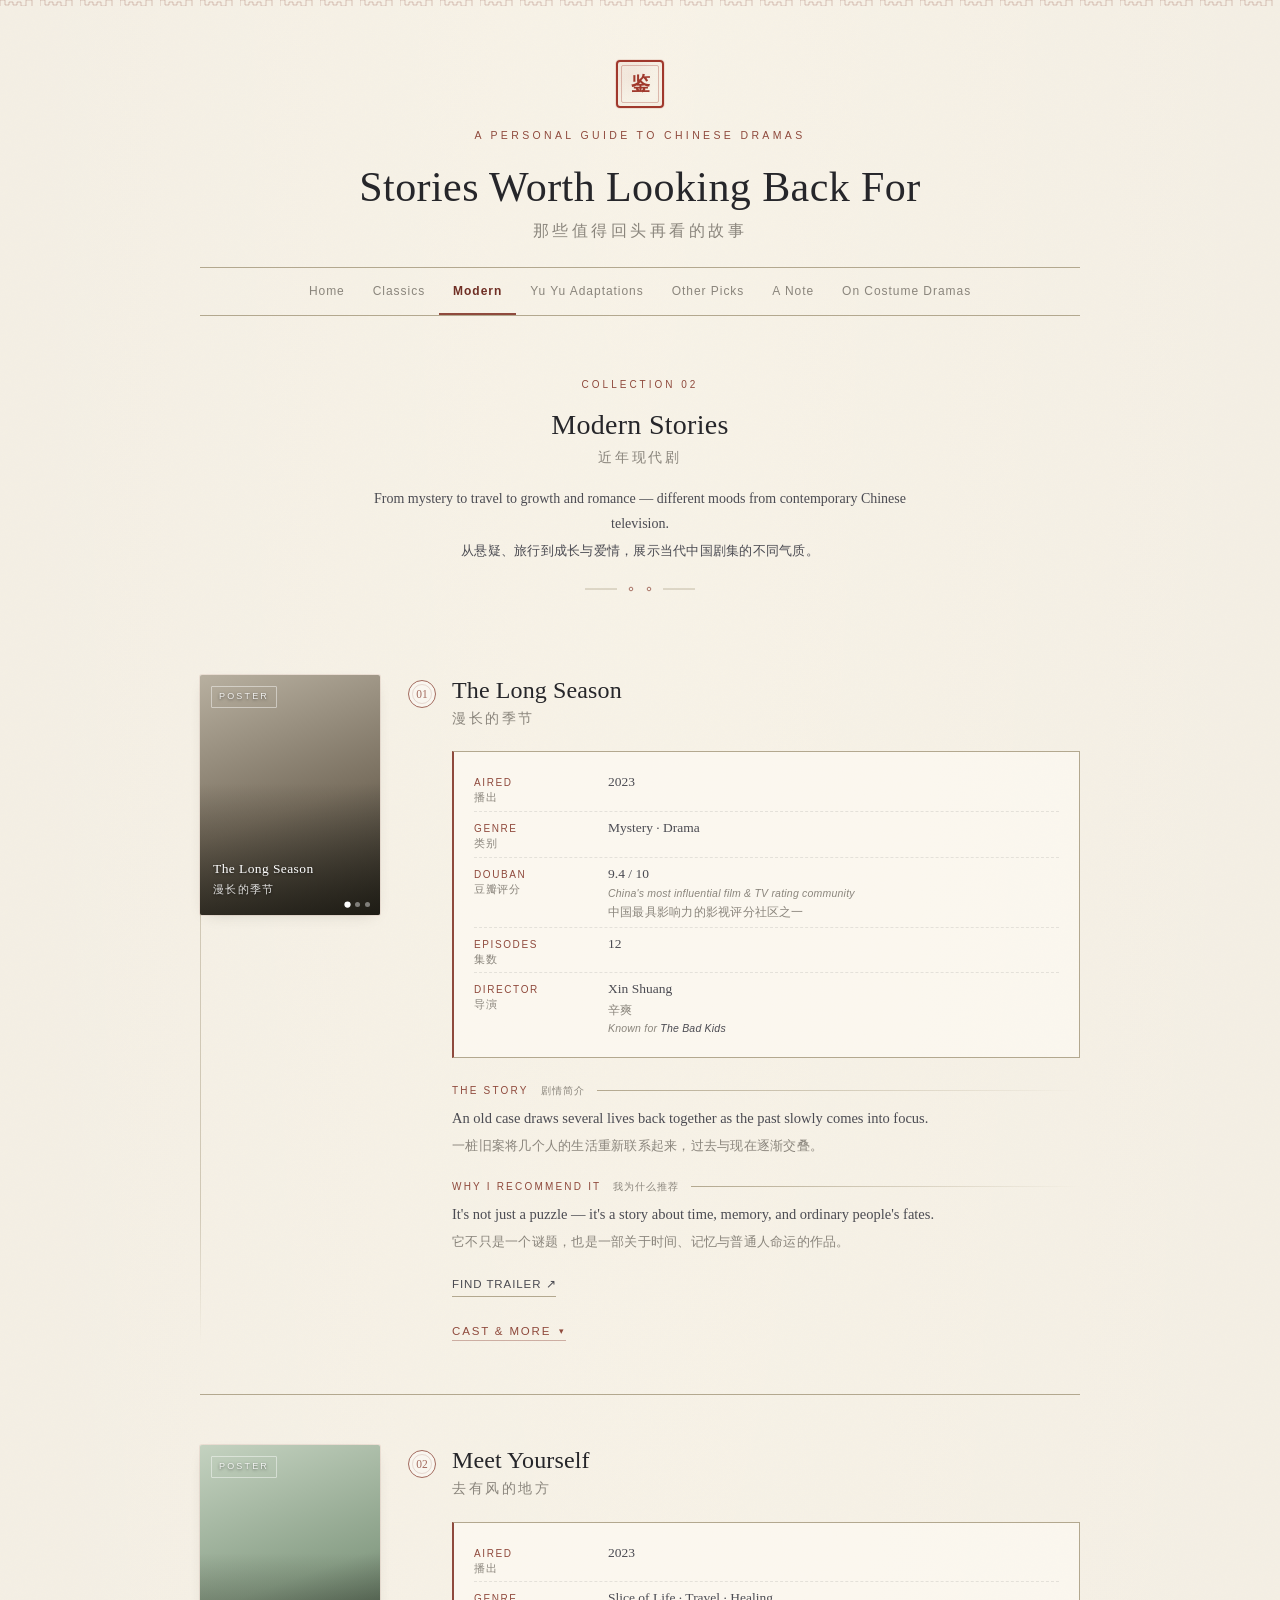
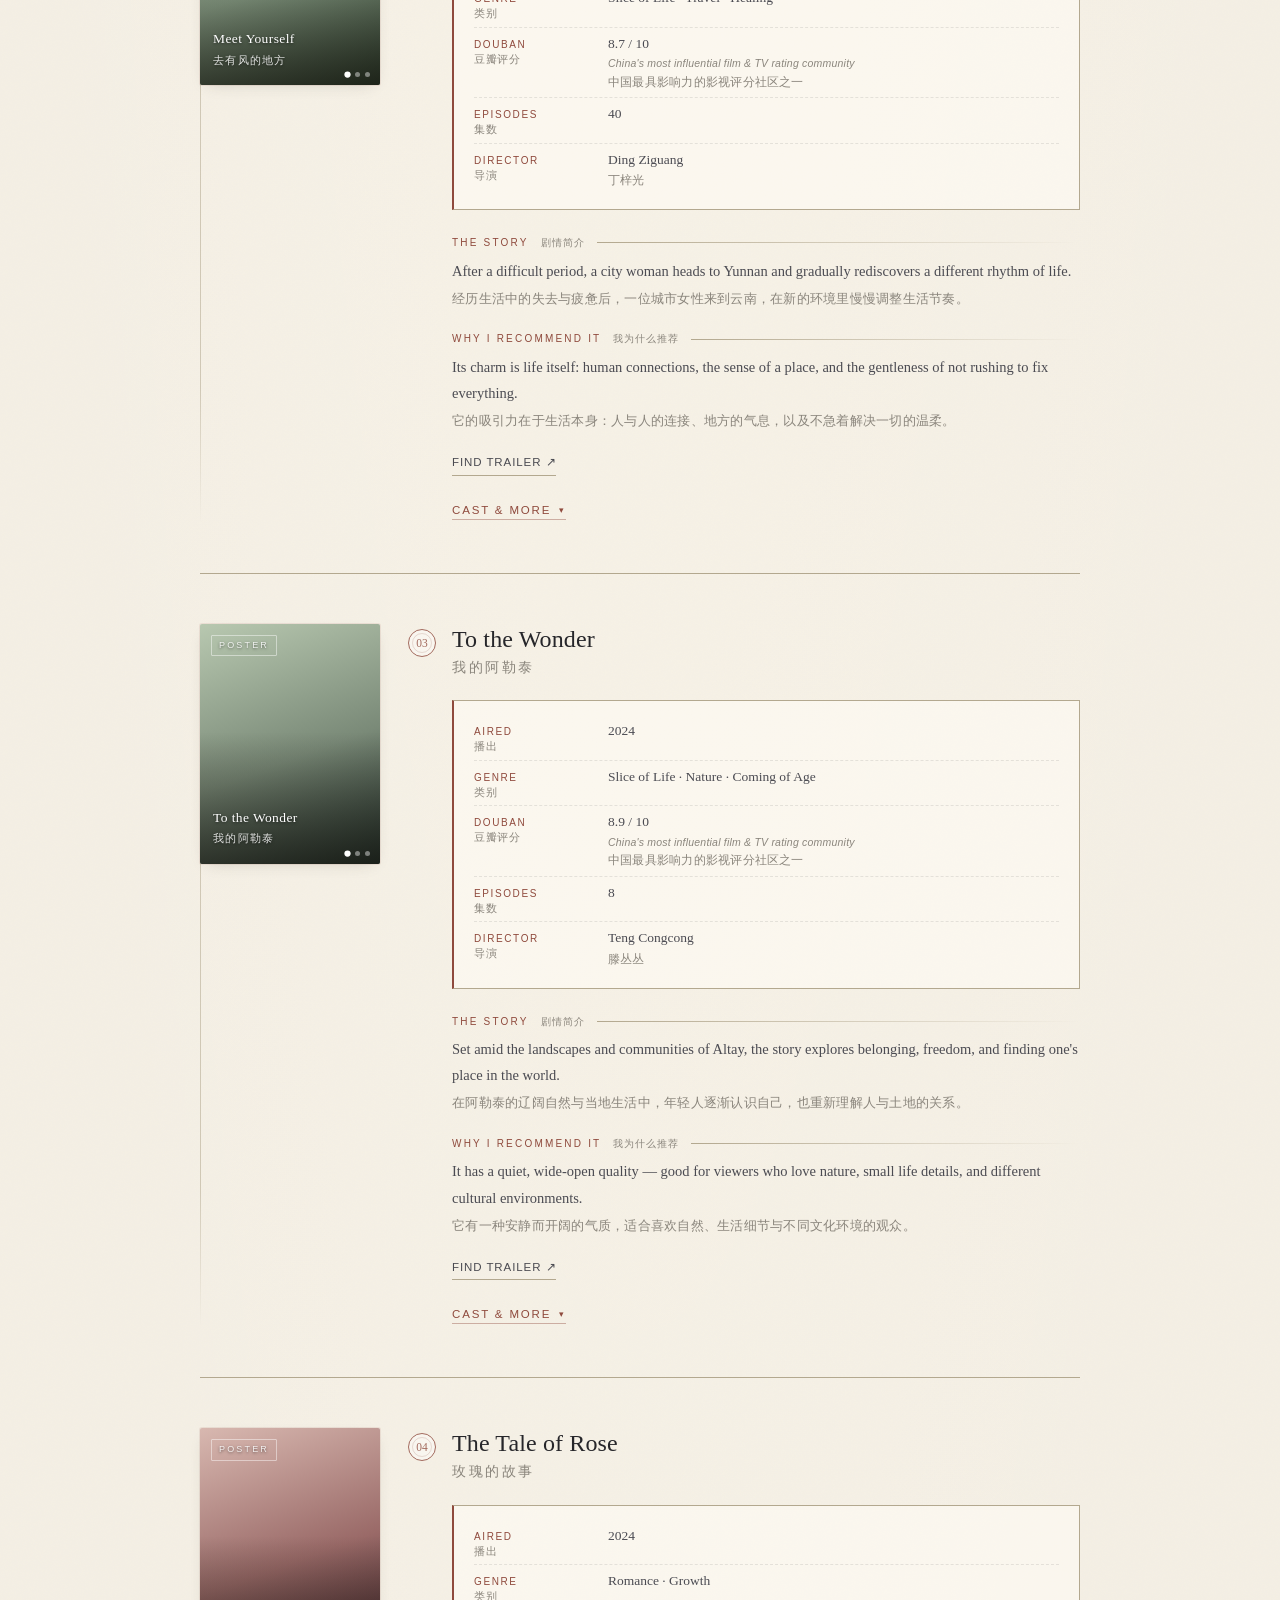
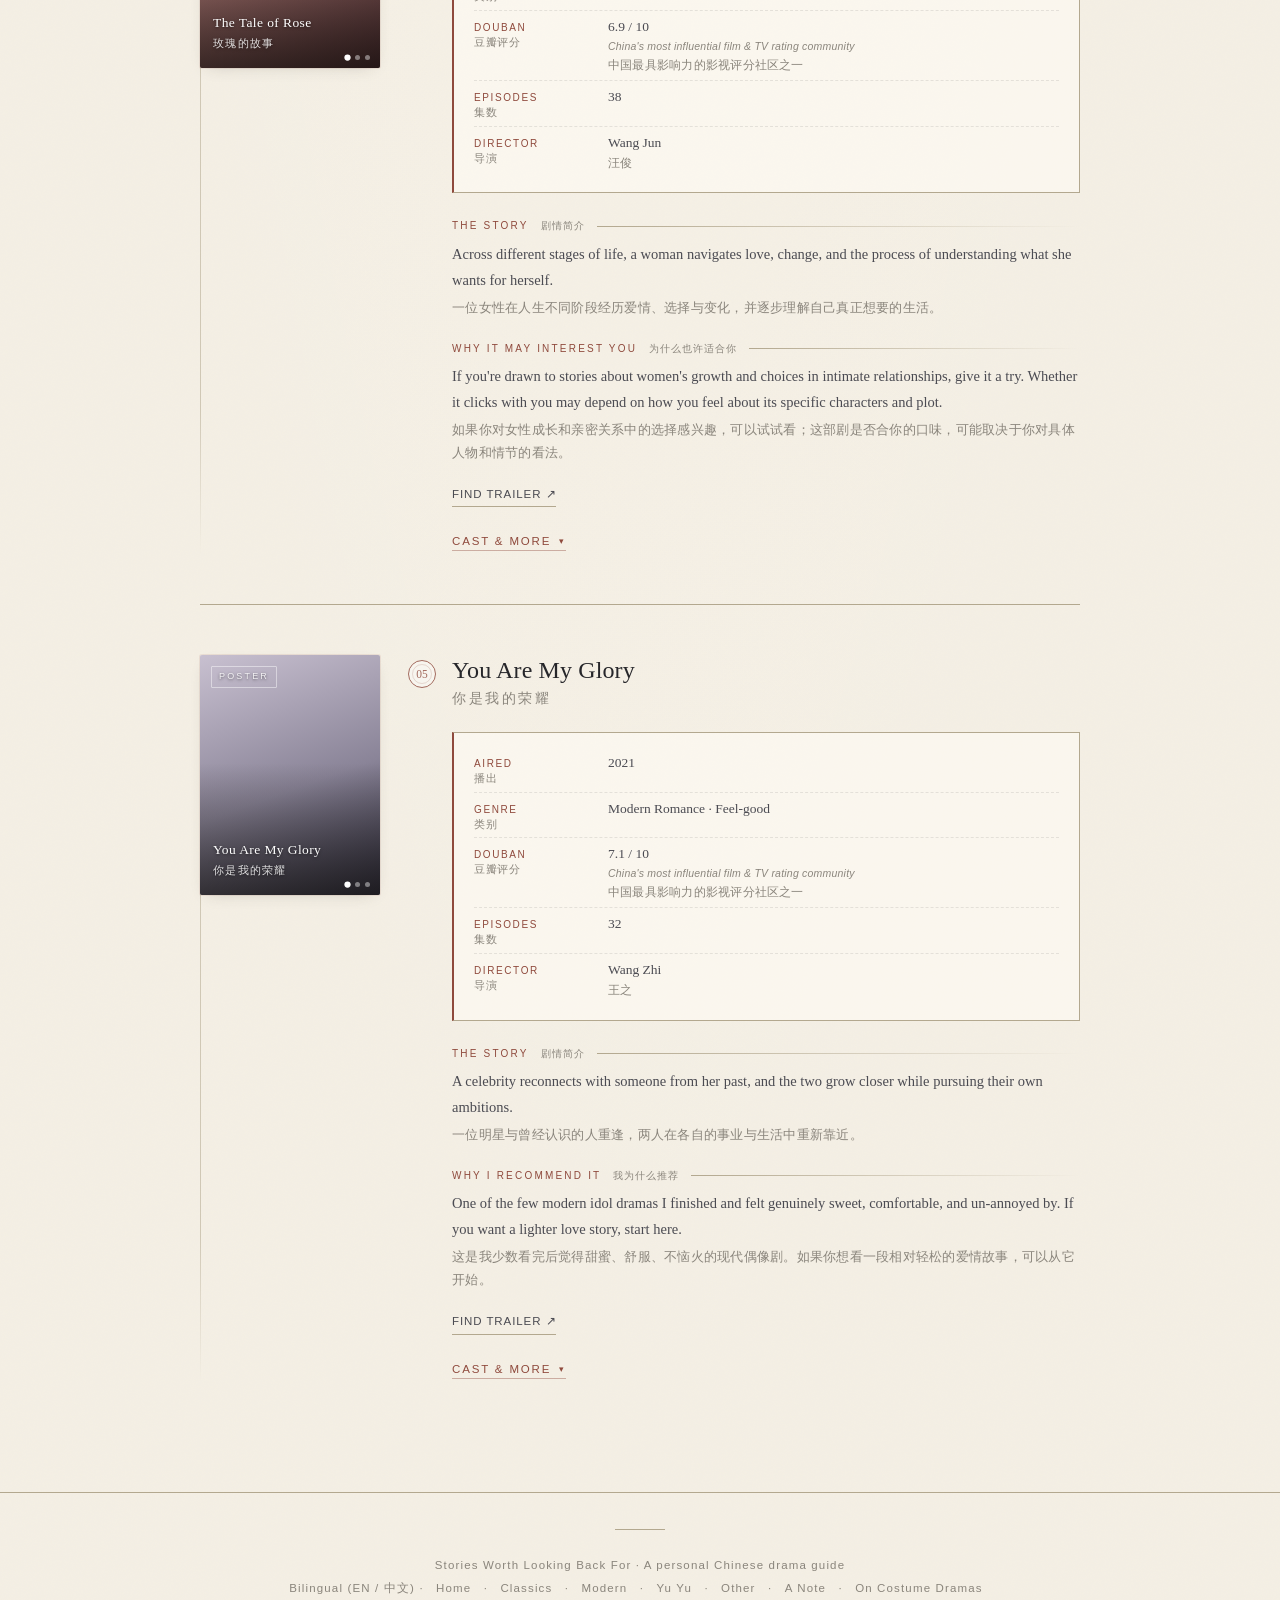
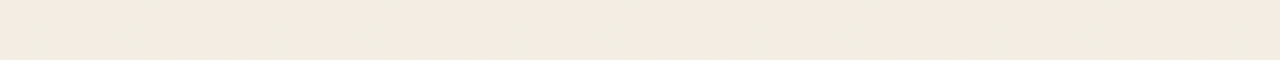
<file: modern.html>
<!-- ============================================================
     modern.html —— 近年现代剧
     ============================================================ -->
<!doctype html>
<html lang="en">
<head>
<meta charset="utf-8">
<meta name="viewport" content="width=device-width, initial-scale=1">
<title>Modern Stories · Stories Worth Looking Back For</title>
<link rel="stylesheet" href="styles.css">
</head>
<body>

<header>
  <div class="wrap">
    <div class="seal-mark">鉴</div>
    <div class="eyebrow">A Personal Guide to Chinese Dramas</div>
    <h1>Stories Worth Looking Back For</h1>
    <div class="cn-h1">那些值得回头再看的故事</div>
    <nav class="main-nav">
      <a href="index.html">Home</a>
      <a href="classics.html">Classics</a>
      <a href="modern.html" class="active">Modern</a>
      <a href="yuyu.html">Yu Yu Adaptations</a>
      <a href="other.html">Other Picks</a>
      <a href="note.html">A Note</a>
      <a href="why-costume-dramas.html">On Costume Dramas</a>
    </nav>
  </div>
</header>

<main class="wrap">

  <section class="section">
    <div class="section-head">
      <div class="eyebrow">Collection 02</div>
      <h2>Modern Stories</h2>
      <div class="cn-h2">近年现代剧</div>
      <p>From mystery to travel to growth and romance — different moods from contemporary Chinese television.</p>
      <p class="cn-sub">从悬疑、旅行到成长与爱情，展示当代中国剧集的不同气质。</p>
    </div>

    <!-- The Long Season -->
    <article class="drama" id="longseason">
      <div class="poster-carousel" data-carousel>
        <div class="slide active" style="background-image:linear-gradient(160deg,#b8b0a0,#7a7060 55%,#2a2820);"><span class="ph-tag">Poster</span><div class="ph-title">The Long Season</div><div class="ph-sub">漫长的季节</div></div>
        <div class="slide" style="background-image:linear-gradient(200deg,#a8a098,#6a6058 50%,#22201c);"><span class="ph-tag">Still</span><div class="ph-title">Hua Lin · Autumn</div><div class="ph-sub">桦林 · 秋</div></div>
        <div class="slide" style="background-image:linear-gradient(140deg,#b8a888,#7a6848 55%,#2a2218);"><span class="ph-tag">Still</span><div class="ph-title">The Train · 1998</div><div class="ph-sub">火车 · 1998</div></div>
        <div class="dots"><span class="dot active"></span><span class="dot"></span><span class="dot"></span></div>
      </div>
      <div class="drama-body">
        <div class="drama-head">
          <div class="drama-num">01</div>
          <div class="drama-titles"><h3>The Long Season</h3><div class="cn-h3">漫长的季节</div></div>
        </div>
        <div class="drama-info">
          <div class="info-row"><span class="info-key">Aired<small>播出</small></span><span class="info-val">2023</span></div>
          <div class="info-row"><span class="info-key">Genre<small>类别</small></span><span class="info-val">Mystery · Drama</span></div>
          <div class="info-row"><span class="info-key">Douban<small>豆瓣评分</small></span><span class="info-val">9.4 / 10<span class="info-note">China's most influential film &amp; TV rating community</span><span class="cn-note">中国最具影响力的影视评分社区之一</span></span></div>
          <div class="info-row"><span class="info-key">Episodes<small>集数</small></span><span class="info-val">12</span></div>
          <div class="info-row"><span class="info-key">Director<small>导演</small></span><span class="info-val">Xin Shuang<span class="cn-note">辛爽</span><span class="info-note">Known for <em>The Bad Kids</em></span></span></div>
        </div>
        <div class="story-block">
          <div class="label">The Story <span class="cn-lbl">剧情简介</span></div>
          <p>An old case draws several lives back together as the past slowly comes into focus.</p>
          <p class="cn-sub">一桩旧案将几个人的生活重新联系起来，过去与现在逐渐交叠。</p>
          <div class="label">Why I Recommend It <span class="cn-lbl">我为什么推荐</span></div>
          <p>It's not just a puzzle — it's a story about time, memory, and ordinary people's fates.</p>
          <p class="cn-sub">它不只是一个谜题，也是一部关于时间、记忆与普通人命运的作品。</p>
          <div class="links"><a href="https://www.youtube.com/results?search_query=The+Long+Season+official+trailer" target="_blank" rel="noreferrer">Find Trailer ↗</a></div>
        </div>
        <button class="expand-btn" aria-expanded="false"><span class="expand-text">Cast &amp; More</span><span class="arrow">▾</span></button>
        <div class="drama-detail">
          <div class="drama-detail-content">
            <div class="label">Cast &amp; Their Other Work <span class="cn-lbl">演员与延伸作品</span></div>
            <div class="actor-grid">
              <div class="actor-card"><div class="actor-face" style="background-image:linear-gradient(150deg,#c0b0a0,#6a5a48)"></div><div class="actor-name">Fan Wei<small>范伟</small></div><div class="actor-menu"><div class="menu-head">Fan Wei<span class="cn-lbl">范伟</span></div><div class="menu-item">The Elephant Sitting Still<small>不成问题的问题</small><div class="menu-poster" data-title="Elephant Sitting" style="background-image:linear-gradient(150deg,#a8a898,#4a4a38)"></div></div><div class="menu-item">Ma Dashuai<small>马大帅</small><div class="menu-poster" data-title="Ma Dashuai" style="background-image:linear-gradient(150deg,#b8a888,#5a4a28)"></div></div></div></div>
              <div class="actor-card"><div class="actor-face" style="background-image:linear-gradient(150deg,#b8a898,#6a5a48)"></div><div class="actor-name">Qin Hao<small>秦昊</small></div><div class="actor-menu"><div class="menu-head">Qin Hao<span class="cn-lbl">秦昊</span></div><div class="menu-item">The Bad Kids<small>隐秘的角落</small><div class="menu-poster" data-title="The Bad Kids" style="background-image:linear-gradient(150deg,#8a9aa0,#2a3a40)"></div></div><div class="menu-item">Burning Ice<small>无证之罪</small><div class="menu-poster" data-title="Burning Ice" style="background-image:linear-gradient(150deg,#7a8a98,#2a3a48)"></div></div></div></div>
              <div class="actor-card"><div class="actor-face" style="background-image:linear-gradient(150deg,#a8a89a,#5a5a4a)"></div><div class="actor-name">Chen Minghao<small>陈明昊</small></div><div class="actor-menu"><div class="menu-head">Chen Minghao<span class="cn-lbl">陈明昊</span></div><div class="menu-item">Teahouse<small>茶馆</small><div class="menu-poster" data-title="Teahouse" style="background-image:linear-gradient(150deg,#a89878,#4a3a1a)"></div></div><div class="menu-item">Tomb of the Sea<small>沙海</small><div class="menu-poster" data-title="Tomb of the Sea" style="background-image:linear-gradient(150deg,#b8a878,#5a4a18)"></div></div></div></div>
              <div class="actor-card"><div class="actor-face" style="background-image:linear-gradient(150deg,#c8b8b0,#7a6a68)"></div><div class="actor-name">Li Gengxi<small>李庚希</small></div><div class="actor-menu"><div class="menu-head">Li Gengxi<span class="cn-lbl">李庚希</span></div><div class="menu-item">A Little Reunion<small>小欢喜</small><div class="menu-poster" data-title="A Little Reunion" style="background-image:linear-gradient(150deg,#b8c0a8,#5a6a48)"></div></div><div class="menu-item">Viva La Vida<small>我们一起摇太阳</small><div class="menu-poster" data-title="Viva La Vida" style="background-image:linear-gradient(150deg,#c8b8a8,#6a5a48)"></div></div></div></div>
              <div class="actor-card"><div class="actor-face" style="background-image:linear-gradient(150deg,#b0a8a0,#5a5248)"></div><div class="actor-name">Liu Yitie<small>刘奕铁</small></div><div class="actor-menu"><div class="menu-head">Liu Yitie<span class="cn-lbl">刘奕铁</span></div><div class="menu-item">The Long Season<small>漫长的季节</small><div class="menu-poster" data-title="Long Season" style="background-image:linear-gradient(150deg,#b8b0a0,#6a6058)"></div></div><div class="menu-item">Endless Journey<small>三大队</small><div class="menu-poster" data-title="Endless Journey" style="background-image:linear-gradient(150deg,#8a98a8,#2a3a4a)"></div></div></div></div>
            </div>
          </div>
        </div>
      </div>
    </article>

    <!-- Meet Yourself -->
    <article class="drama" id="meetyourself">
      <div class="poster-carousel" data-carousel>
        <div class="slide active" style="background-image:linear-gradient(160deg,#c4d2c0,#8aa088 55%,#2a3a2a);"><span class="ph-tag">Poster</span><div class="ph-title">Meet Yourself</div><div class="ph-sub">去有风的地方</div></div>
        <div class="slide" style="background-image:linear-gradient(200deg,#d0d8c0,#8a9878 50%,#2c3824);"><span class="ph-tag">Still</span><div class="ph-title">Dali · Yunmiao Village</div><div class="ph-sub">大理 · 云苗村</div></div>
        <div class="slide" style="background-image:linear-gradient(140deg,#c8c0a8,#8a8068 55%,#2e2a1e);"><span class="ph-tag">Still</span><div class="ph-title">The Windy Courtyard</div><div class="ph-sub">有风小院</div></div>
        <div class="dots"><span class="dot active"></span><span class="dot"></span><span class="dot"></span></div>
      </div>
      <div class="drama-body">
        <div class="drama-head">
          <div class="drama-num">02</div>
          <div class="drama-titles"><h3>Meet Yourself</h3><div class="cn-h3">去有风的地方</div></div>
        </div>
        <div class="drama-info">
          <div class="info-row"><span class="info-key">Aired<small>播出</small></span><span class="info-val">2023</span></div>
          <div class="info-row"><span class="info-key">Genre<small>类别</small></span><span class="info-val">Slice of Life · Travel · Healing</span></div>
          <div class="info-row"><span class="info-key">Douban<small>豆瓣评分</small></span><span class="info-val">8.7 / 10<span class="info-note">China's most influential film &amp; TV rating community</span><span class="cn-note">中国最具影响力的影视评分社区之一</span></span></div>
          <div class="info-row"><span class="info-key">Episodes<small>集数</small></span><span class="info-val">40</span></div>
          <div class="info-row"><span class="info-key">Director<small>导演</small></span><span class="info-val">Ding Ziguang<span class="cn-note">丁梓光</span></span></div>
        </div>
        <div class="story-block">
          <div class="label">The Story <span class="cn-lbl">剧情简介</span></div>
          <p>After a difficult period, a city woman heads to Yunnan and gradually rediscovers a different rhythm of life.</p>
          <p class="cn-sub">经历生活中的失去与疲惫后，一位城市女性来到云南，在新的环境里慢慢调整生活节奏。</p>
          <div class="label">Why I Recommend It <span class="cn-lbl">我为什么推荐</span></div>
          <p>Its charm is life itself: human connections, the sense of a place, and the gentleness of not rushing to fix everything.</p>
          <p class="cn-sub">它的吸引力在于生活本身：人与人的连接、地方的气息，以及不急着解决一切的温柔。</p>
          <div class="links"><a href="https://www.youtube.com/results?search_query=Meet+Yourself+2023+official+trailer" target="_blank" rel="noreferrer">Find Trailer ↗</a></div>
        </div>
        <button class="expand-btn" aria-expanded="false"><span class="expand-text">Cast &amp; More</span><span class="arrow">▾</span></button>
        <div class="drama-detail">
          <div class="drama-detail-content">
            <div class="label">Cast &amp; Their Other Work <span class="cn-lbl">演员与延伸作品</span></div>
            <div class="actor-grid">
              <div class="actor-card"><div class="actor-face" style="background-image:linear-gradient(150deg,#e0cac0,#9a7a78)"></div><div class="actor-name">Liu Yifei<small>刘亦菲</small></div><div class="actor-menu"><div class="menu-head">Liu Yifei<span class="cn-lbl">刘亦菲</span></div><div class="menu-item">A Dream of Splendor<small>梦华录</small><div class="menu-poster" data-title="A Dream of Splendor" style="background-image:linear-gradient(150deg,#c8b0a0,#6a4a3a)"></div></div><div class="menu-item">Chinese Paladin<small>仙剑一</small><div class="menu-poster" data-title="Chinese Paladin" style="background-image:linear-gradient(150deg,#c8b8a0,#6a5a40)"></div></div></div></div>
              <div class="actor-card"><div class="actor-face" style="background-image:linear-gradient(150deg,#b8c0b0,#6a7a68)"></div><div class="actor-name">Li Xian<small>李现</small></div><div class="actor-menu"><div class="menu-head">Li Xian<span class="cn-lbl">李现</span></div><div class="menu-item">Go Go Squid!<small>亲爱的热爱的</small><div class="menu-poster" data-title="Go Go Squid!" style="background-image:linear-gradient(150deg,#c0a8b8,#5a3a5a)"></div></div><div class="menu-item">Tientsin Mystic<small>河神</small><div class="menu-poster" data-title="Tientsin Mystic" style="background-image:linear-gradient(150deg,#7a8a98,#2a3a48)"></div></div></div></div>
              <div class="actor-card"><div class="actor-face" style="background-image:linear-gradient(150deg,#c0b8a8,#7a6858)"></div><div class="actor-name">Hu Bingqing<small>胡冰卿</small></div><div class="actor-menu"><div class="menu-head">Hu Bingqing<span class="cn-lbl">胡冰卿</span></div><div class="menu-item">Whirlwind Girl<small>旋风少女</small><div class="menu-poster" data-title="Whirlwind Girl" style="background-image:linear-gradient(150deg,#b8c0b0,#5a6a58)"></div></div><div class="menu-item">The Story of Dugu<small>独孤天下</small><div class="menu-poster" data-title="Dugu" style="background-image:linear-gradient(150deg,#a89888,#4a3a2a)"></div></div></div></div>
              <div class="actor-card"><div class="actor-face" style="background-image:linear-gradient(150deg,#c8b8a0,#7a6848)"></div><div class="actor-name">Niu Junfeng<small>牛骏峰</small></div><div class="actor-menu"><div class="menu-head">Niu Junfeng<span class="cn-lbl">牛骏峰</span></div><div class="menu-item">Battle of Changsha<small>战长沙</small><div class="menu-poster" data-title="Battle of Changsha" style="background-image:linear-gradient(150deg,#a89888,#4a3a2a)"></div></div><div class="menu-item">Love O2O<small>微微一笑很倾城</small><div class="menu-poster" data-title="Love O2O" style="background-image:linear-gradient(150deg,#b8c0a8,#5a6a48)"></div></div></div></div>
              <div class="actor-card"><div class="actor-face" style="background-image:linear-gradient(150deg,#c0b0a0,#7a6858)"></div><div class="actor-name">Wu Yanshu<small>吴彦姝</small></div><div class="actor-menu"><div class="menu-head">Wu Yanshu<span class="cn-lbl">吴彦姝</span></div><div class="menu-item">Finding Mr. Right<small>北京遇上西雅图</small><div class="menu-poster" data-title="Finding Mr. Right" style="background-image:linear-gradient(150deg,#a8b0b8,#3a5a68)"></div></div><div class="menu-item">Mom!<small>妈妈！</small><div class="menu-poster" data-title="Mom!" style="background-image:linear-gradient(150deg,#c8b0a0,#6a4a3a)"></div></div></div></div>
            </div>
          </div>
        </div>
      </div>
    </article>

    <!-- To the Wonder -->
    <article class="drama" id="altay">
      <div class="poster-carousel" data-carousel>
        <div class="slide active" style="background-image:linear-gradient(160deg,#b8c8b0,#7a8a78 55%,#22302a);"><span class="ph-tag">Poster</span><div class="ph-title">To the Wonder</div><div class="ph-sub">我的阿勒泰</div></div>
        <div class="slide" style="background-image:linear-gradient(200deg,#c8d0b8,#8a9078 50%,#2a3020);"><span class="ph-tag">Still</span><div class="ph-title">Summer Pasture</div><div class="ph-sub">夏牧场</div></div>
        <div class="slide" style="background-image:linear-gradient(140deg,#b0c0b8,#6a7a70 55%,#1e2a24);"><span class="ph-tag">Still</span><div class="ph-title">Northern Xinjiang · Snow</div><div class="ph-sub">北疆 · 雪</div></div>
        <div class="dots"><span class="dot active"></span><span class="dot"></span><span class="dot"></span></div>
      </div>
      <div class="drama-body">
        <div class="drama-head">
          <div class="drama-num">03</div>
          <div class="drama-titles"><h3>To the Wonder</h3><div class="cn-h3">我的阿勒泰</div></div>
        </div>
        <div class="drama-info">
          <div class="info-row"><span class="info-key">Aired<small>播出</small></span><span class="info-val">2024</span></div>
          <div class="info-row"><span class="info-key">Genre<small>类别</small></span><span class="info-val">Slice of Life · Nature · Coming of Age</span></div>
          <div class="info-row"><span class="info-key">Douban<small>豆瓣评分</small></span><span class="info-val">8.9 / 10<span class="info-note">China's most influential film &amp; TV rating community</span><span class="cn-note">中国最具影响力的影视评分社区之一</span></span></div>
          <div class="info-row"><span class="info-key">Episodes<small>集数</small></span><span class="info-val">8</span></div>
          <div class="info-row"><span class="info-key">Director<small>导演</small></span><span class="info-val">Teng Congcong<span class="cn-note">滕丛丛</span></span></div>
        </div>
        <div class="story-block">
          <div class="label">The Story <span class="cn-lbl">剧情简介</span></div>
          <p>Set amid the landscapes and communities of Altay, the story explores belonging, freedom, and finding one's place in the world.</p>
          <p class="cn-sub">在阿勒泰的辽阔自然与当地生活中，年轻人逐渐认识自己，也重新理解人与土地的关系。</p>
          <div class="label">Why I Recommend It <span class="cn-lbl">我为什么推荐</span></div>
          <p>It has a quiet, wide-open quality — good for viewers who love nature, small life details, and different cultural environments.</p>
          <p class="cn-sub">它有一种安静而开阔的气质，适合喜欢自然、生活细节与不同文化环境的观众。</p>
          <div class="links"><a href="https://www.youtube.com/results?search_query=To+the+Wonder+2024+official+trailer" target="_blank" rel="noreferrer">Find Trailer ↗</a></div>
        </div>
        <button class="expand-btn" aria-expanded="false"><span class="expand-text">Cast &amp; More</span><span class="arrow">▾</span></button>
        <div class="drama-detail">
          <div class="drama-detail-content">
            <div class="label">Cast &amp; Their Other Work <span class="cn-lbl">演员与延伸作品</span></div>
            <div class="actor-grid">
              <div class="actor-card"><div class="actor-face" style="background-image:linear-gradient(150deg,#b8c0b0,#6a7a68)"></div><div class="actor-name">Ma Yili<small>马伊琍</small></div><div class="actor-menu"><div class="menu-head">Ma Yili<span class="cn-lbl">马伊琍</span></div><div class="menu-item">The First Half of My Life<small>我的前半生</small><div class="menu-poster" data-title="First Half" style="background-image:linear-gradient(150deg,#b0a8b0,#5a4a5a)"></div></div><div class="menu-item">Blossoms Shanghai<small>繁花</small><div class="menu-poster" data-title="Blossoms Shanghai" style="background-image:linear-gradient(150deg,#c9a08a,#5a3a3a)"></div></div></div></div>
              <div class="actor-card"><div class="actor-face" style="background-image:linear-gradient(150deg,#c8baa8,#7a6858)"></div><div class="actor-name">Zhou Yiran<small>周依然</small></div><div class="actor-menu"><div class="menu-head">Zhou Yiran<span class="cn-lbl">周依然</span></div><div class="menu-item">Someday or One Day<small>三悦有了新工作</small><div class="menu-poster" data-title="Someday" style="background-image:linear-gradient(150deg,#b8c0a8,#5a6a48)"></div></div><div class="menu-item">Across the Furious Sea<small>涉过愤怒的海</small><div class="menu-poster" data-title="Across Furious Sea" style="background-image:linear-gradient(150deg,#8a98a8,#2a3a4a)"></div></div></div></div>
              <div class="actor-card"><div class="actor-face" style="background-image:linear-gradient(150deg,#c0b0a0,#7a5a48)"></div><div class="actor-name">Yu Shi<small>于适</small></div><div class="actor-menu"><div class="menu-head">Yu Shi<span class="cn-lbl">于适</span></div><div class="menu-item">Creation of the Gods<small>封神</small><div class="menu-poster" data-title="Creation of the Gods" style="background-image:linear-gradient(150deg,#a88868,#4a2a1a)"></div></div><div class="menu-item">Born to Fly<small>长空之王</small><div class="menu-poster" data-title="Born to Fly" style="background-image:linear-gradient(150deg,#8a98a8,#2a3a4a)"></div></div></div></div>
              <div class="actor-card"><div class="actor-face" style="background-image:linear-gradient(150deg,#b0a8a0,#5a5248)"></div><div class="actor-name">Jiang Qiming<small>蒋奇明</small></div><div class="actor-menu"><div class="menu-head">Jiang Qiming<span class="cn-lbl">蒋奇明</span></div><div class="menu-item">Journey to the West<small>宇宙探索编辑部</small><div class="menu-poster" data-title="Journey to the West" style="background-image:linear-gradient(150deg,#8a98a0,#2a3a40)"></div></div><div class="menu-item">The Long Season<small>漫长的季节</small><div class="menu-poster" data-title="Long Season" style="background-image:linear-gradient(150deg,#b8b0a0,#6a6058)"></div></div></div></div>
            </div>
          </div>
        </div>
      </div>
    </article>

    <!-- The Tale of Rose -->
    <article class="drama" id="rose">
      <div class="poster-carousel" data-carousel>
        <div class="slide active" style="background-image:linear-gradient(160deg,#d8b8b0,#9a6a68 55%,#3a1e24);"><span class="ph-tag">Poster</span><div class="ph-title">The Tale of Rose</div><div class="ph-sub">玫瑰的故事</div></div>
        <div class="slide" style="background-image:linear-gradient(200deg,#d0a8a0,#8a5a58 50%,#2e181c);"><span class="ph-tag">Still</span><div class="ph-title">Huang Yimei</div><div class="ph-sub">黄亦玫</div></div>
        <div class="slide" style="background-image:linear-gradient(140deg,#c8b8a8,#8a7058 55%,#2e221a);"><span class="ph-tag">Still</span><div class="ph-title">Stages of Her Life</div><div class="ph-sub">不同阶段的她</div></div>
        <div class="dots"><span class="dot active"></span><span class="dot"></span><span class="dot"></span></div>
      </div>
      <div class="drama-body">
        <div class="drama-head">
          <div class="drama-num">04</div>
          <div class="drama-titles"><h3>The Tale of Rose</h3><div class="cn-h3">玫瑰的故事</div></div>
        </div>
        <div class="drama-info">
          <div class="info-row"><span class="info-key">Aired<small>播出</small></span><span class="info-val">2024</span></div>
          <div class="info-row"><span class="info-key">Genre<small>类别</small></span><span class="info-val">Romance · Growth</span></div>
          <div class="info-row"><span class="info-key">Douban<small>豆瓣评分</small></span><span class="info-val">6.9 / 10<span class="info-note">China's most influential film &amp; TV rating community</span><span class="cn-note">中国最具影响力的影视评分社区之一</span></span></div>
          <div class="info-row"><span class="info-key">Episodes<small>集数</small></span><span class="info-val">38</span></div>
          <div class="info-row"><span class="info-key">Director<small>导演</small></span><span class="info-val">Wang Jun<span class="cn-note">汪俊</span></span></div>
        </div>
        <div class="story-block">
          <div class="label">The Story <span class="cn-lbl">剧情简介</span></div>
          <p>Across different stages of life, a woman navigates love, change, and the process of understanding what she wants for herself.</p>
          <p class="cn-sub">一位女性在人生不同阶段经历爱情、选择与变化，并逐步理解自己真正想要的生活。</p>
          <div class="label">Why It May Interest You <span class="cn-lbl">为什么也许适合你</span></div>
          <p>If you're drawn to stories about women's growth and choices in intimate relationships, give it a try. Whether it clicks with you may depend on how you feel about its specific characters and plot.</p>
          <p class="cn-sub">如果你对女性成长和亲密关系中的选择感兴趣，可以试试看；这部剧是否合你的口味，可能取决于你对具体人物和情节的看法。</p>
          <div class="links"><a href="https://www.youtube.com/results?search_query=The+Tale+of+Rose+2024+official+trailer" target="_blank" rel="noreferrer">Find Trailer ↗</a></div>
        </div>
        <button class="expand-btn" aria-expanded="false"><span class="expand-text">Cast &amp; More</span><span class="arrow">▾</span></button>
        <div class="drama-detail">
          <div class="drama-detail-content">
            <div class="label">Cast &amp; Their Other Work <span class="cn-lbl">演员与延伸作品</span></div>
            <div class="actor-grid">
              <div class="actor-card"><div class="actor-face" style="background-image:linear-gradient(150deg,#e0cac0,#9a7a78)"></div><div class="actor-name">Liu Yifei<small>刘亦菲</small></div><div class="actor-menu"><div class="menu-head">Liu Yifei<span class="cn-lbl">刘亦菲</span></div><div class="menu-item">A Dream of Splendor<small>梦华录</small><div class="menu-poster" data-title="A Dream of Splendor" style="background-image:linear-gradient(150deg,#c8b0a0,#6a4a3a)"></div></div><div class="menu-item">Meet Yourself<small>去有风的地方</small><div class="menu-poster" data-title="Meet Yourself" style="background-image:linear-gradient(150deg,#c4d2c0,#5a7a5a)"></div></div></div></div>
              <div class="actor-card"><div class="actor-face" style="background-image:linear-gradient(150deg,#c0b0a0,#6a5a48)"></div><div class="actor-name">Tong Dawei<small>佟大为</small></div><div class="actor-menu"><div class="menu-head">Tong Dawei<span class="cn-lbl">佟大为</span></div><div class="menu-item">Jade Goddess of Mercy<small>玉观音</small><div class="menu-poster" data-title="Jade Goddess" style="background-image:linear-gradient(150deg,#b8a898,#5a4a38)"></div></div><div class="menu-item">The Flowers of War<small>金陵十三钗</small><div class="menu-poster" data-title="Flowers of War" style="background-image:linear-gradient(150deg,#a89888,#4a3a2a)"></div></div></div></div>
              <div class="actor-card"><div class="actor-face" style="background-image:linear-gradient(150deg,#c8b8a0,#7a6848)"></div><div class="actor-name">Lin Gengxin<small>林更新</small></div><div class="actor-menu"><div class="menu-head">Lin Gengxin<span class="cn-lbl">林更新</span></div><div class="menu-item">Princess Agents<small>楚乔传</small><div class="menu-poster" data-title="Princess Agents" style="background-image:linear-gradient(150deg,#a89888,#4a3a2a)"></div></div><div class="menu-item">The Legend of Shen Li<small>与凤行</small><div class="menu-poster" data-title="Shen Li" style="background-image:linear-gradient(150deg,#c0b0a8,#6a5a58)"></div></div></div></div>
              <div class="actor-card"><div class="actor-face" style="background-image:linear-gradient(150deg,#c0b8a8,#7a6858)"></div><div class="actor-name">Wan Qian<small>万茜</small></div><div class="actor-menu"><div class="menu-head">Wan Qian<span class="cn-lbl">万茜</span></div><div class="menu-item">Paradise in Service<small>军中乐园</small><div class="menu-poster" data-title="Paradise" style="background-image:linear-gradient(150deg,#a89888,#4a3a2a)"></div></div><div class="menu-item">The Insanity<small>你好疯子</small><div class="menu-poster" data-title="The Insanity" style="background-image:linear-gradient(150deg,#8a98a8,#2a3a4a)"></div></div></div></div>
              <div class="actor-card"><div class="actor-face" style="background-image:linear-gradient(150deg,#b8a898,#6a5a48)"></div><div class="actor-name">Peng Guanying<small>彭冠英</small></div><div class="actor-menu"><div class="menu-head">Peng Guanying<span class="cn-lbl">彭冠英</span></div><div class="menu-item">Under the Sun<small>阳光之下</small><div class="menu-poster" data-title="Under the Sun" style="background-image:linear-gradient(150deg,#a89888,#4a3a2a)"></div></div><div class="menu-item">Unexpected Falling<small>不期而至</small><div class="menu-poster" data-title="Unexpected" style="background-image:linear-gradient(150deg,#b8c0a8,#5a6a48)"></div></div></div></div>
            </div>
          </div>
        </div>
      </div>
    </article>

    <!-- You Are My Glory -->
    <article class="drama" id="youaremyglory">
      <div class="poster-carousel" data-carousel>
        <div class="slide active" style="background-image:linear-gradient(160deg,#c8c0d0,#8a8498 55%,#2a283a);"><span class="ph-tag">Poster</span><div class="ph-title">You Are My Glory</div><div class="ph-sub">你是我的荣耀</div></div>
        <div class="slide" style="background-image:linear-gradient(200deg,#d0c0b0,#90806a 50%,#2e2418);"><span class="ph-tag">Still</span><div class="ph-title">Yu Tu &amp; Qiao Jingjing</div><div class="ph-sub">于途 · 乔晶晶</div></div>
        <div class="slide" style="background-image:linear-gradient(140deg,#c0c8d0,#788290 55%,#1e2a38);"><span class="ph-tag">Still</span><div class="ph-title">A Promise Under the Stars</div><div class="ph-sub">星空的约定</div></div>
        <div class="dots"><span class="dot active"></span><span class="dot"></span><span class="dot"></span></div>
      </div>
      <div class="drama-body">
        <div class="drama-head">
          <div class="drama-num">05</div>
          <div class="drama-titles"><h3>You Are My Glory</h3><div class="cn-h3">你是我的荣耀</div></div>
        </div>
        <div class="drama-info">
          <div class="info-row"><span class="info-key">Aired<small>播出</small></span><span class="info-val">2021</span></div>
          <div class="info-row"><span class="info-key">Genre<small>类别</small></span><span class="info-val">Modern Romance · Feel-good</span></div>
          <div class="info-row"><span class="info-key">Douban<small>豆瓣评分</small></span><span class="info-val">7.1 / 10<span class="info-note">China's most influential film &amp; TV rating community</span><span class="cn-note">中国最具影响力的影视评分社区之一</span></span></div>
          <div class="info-row"><span class="info-key">Episodes<small>集数</small></span><span class="info-val">32</span></div>
          <div class="info-row"><span class="info-key">Director<small>导演</small></span><span class="info-val">Wang Zhi<span class="cn-note">王之</span></span></div>
        </div>
        <div class="story-block">
          <div class="label">The Story <span class="cn-lbl">剧情简介</span></div>
          <p>A celebrity reconnects with someone from her past, and the two grow closer while pursuing their own ambitions.</p>
          <p class="cn-sub">一位明星与曾经认识的人重逢，两人在各自的事业与生活中重新靠近。</p>
          <div class="label">Why I Recommend It <span class="cn-lbl">我为什么推荐</span></div>
          <p>One of the few modern idol dramas I finished and felt genuinely sweet, comfortable, and un-annoyed by. If you want a lighter love story, start here.</p>
          <p class="cn-sub">这是我少数看完后觉得甜蜜、舒服、不恼火的现代偶像剧。如果你想看一段相对轻松的爱情故事，可以从它开始。</p>
          <div class="links"><a href="https://www.youtube.com/results?search_query=You+Are+My+Glory+official+trailer" target="_blank" rel="noreferrer">Find Trailer ↗</a></div>
        </div>
        <button class="expand-btn" aria-expanded="false"><span class="expand-text">Cast &amp; More</span><span class="arrow">▾</span></button>
        <div class="drama-detail">
          <div class="drama-detail-content">
            <div class="label">Cast &amp; Their Other Work <span class="cn-lbl">演员与延伸作品</span></div>
            <div class="actor-grid">
              <div class="actor-card"><div class="actor-face" style="background-image:linear-gradient(150deg,#c8c0d0,#8a8498)"></div><div class="actor-name">Yang Yang<small>杨洋</small></div><div class="actor-menu"><div class="menu-head">Yang Yang<span class="cn-lbl">杨洋</span></div><div class="menu-item">Love O2O<small>微微一笑很倾城</small><div class="menu-poster" data-title="Love O2O" style="background-image:linear-gradient(150deg,#b8c0a8,#5a6a48)"></div></div><div class="menu-item">The King's Avatar<small>全职高手</small><div class="menu-poster" data-title="King's Avatar" style="background-image:linear-gradient(150deg,#8a98a8,#2a3a4a)"></div></div></div></div>
              <div class="actor-card"><div class="actor-face" style="background-image:linear-gradient(150deg,#d8b8b0,#9a6a68)"></div><div class="actor-name">Dilraba<small>迪丽热巴</small></div><div class="actor-menu"><div class="menu-head">Dilraba<span class="cn-lbl">迪丽热巴</span></div><div class="menu-item">Eternal Love of Dream<small>三生三世枕上书</small><div class="menu-poster" data-title="Eternal Love of Dream" style="background-image:linear-gradient(150deg,#c0a8b8,#5a3a5a)"></div></div><div class="menu-item">The Long Ballad<small>长歌行</small><div class="menu-poster" data-title="Long Ballad" style="background-image:linear-gradient(150deg,#c8b498,#6a5a38)"></div></div></div></div>
              <div class="actor-card"><div class="actor-face" style="background-image:linear-gradient(150deg,#b8a898,#6a5a48)"></div><div class="actor-name">Pan Yueming<small>潘粤明</small></div><div class="actor-menu"><div class="menu-head">Pan Yueming<span class="cn-lbl">潘粤明</span></div><div class="menu-item">Day and Night<small>白夜追凶</small><div class="menu-poster" data-title="Day and Night" style="background-image:linear-gradient(150deg,#8a98a8,#2a3a4a)"></div></div><div class="menu-item">Candle in the Tomb<small>龙岭迷窟</small><div class="menu-poster" data-title="Candle in the Tomb" style="background-image:linear-gradient(150deg,#a89878,#4a3a1a)"></div></div></div></div>
              <div class="actor-card"><div class="actor-face" style="background-image:linear-gradient(150deg,#c0b8a8,#7a6858)"></div><div class="actor-name">Hu Ke<small>胡可</small></div><div class="actor-menu"><div class="menu-head">Hu Ke<span class="cn-lbl">胡可</span></div><div class="menu-item">Moment in Peking<small>京华烟云</small><div class="menu-poster" data-title="Moment in Peking" style="background-image:linear-gradient(150deg,#a89888,#4a3a2a)"></div></div><div class="menu-item">Ruyi's Royal Love<small>如懿传</small><div class="menu-poster" data-title="Ruyi's Royal Love" style="background-image:linear-gradient(150deg,#a8a8b8,#3a3a4a)"></div></div></div></div>
            </div>
          </div>
        </div>
      </div>
    </article>
  </section>

</main>

<footer>
  <div class="wrap">
    Stories Worth Looking Back For · A personal Chinese drama guide<br>
    Bilingual (EN / 中文) · <a href="index.html">Home</a> · <a href="classics.html">Classics</a> · <a href="modern.html">Modern</a> · <a href="yuyu.html">Yu Yu</a> · <a href="other.html">Other</a> · <a href="note.html">A Note</a> · <a href="why-costume-dramas.html">On Costume Dramas</a>
  </div>
</footer>

<script>
document.querySelectorAll('.expand-btn').forEach(function(btn){
  btn.addEventListener('click', function(){
    var detail = btn.nextElementSibling;
    var open = detail.classList.toggle('open');
    btn.classList.toggle('open', open);
    btn.setAttribute('aria-expanded', open ? 'true' : 'false');
    btn.querySelector('.expand-text').textContent = open ? 'Hide Cast' : 'Cast & More';
  });
});
document.querySelectorAll('[data-carousel]').forEach(function(carousel){
  var slides = carousel.querySelectorAll('.slide');
  var dots = carousel.querySelectorAll('.dot');
  var idx = 0, timer = null;
  function show(i){
    idx = (i + slides.length) % slides.length;
    slides.forEach(function(s,j){ s.classList.toggle('active', j === idx); });
    dots.forEach(function(d,j){ d.classList.toggle('active', j === idx); });
  }
  function start(){ stop(); timer = setInterval(function(){ show(idx+1); }, 4200 + Math.random()*1600); }
  function stop(){ if(timer){ clearInterval(timer); timer = null; } }
  dots.forEach(function(d,i){ d.addEventListener('click', function(){ show(i); start(); }); });
  carousel.addEventListener('mouseenter', stop);
  carousel.addEventListener('mouseleave', start);
  show(0); start();
});
</script>

</body>
</html>
</file>
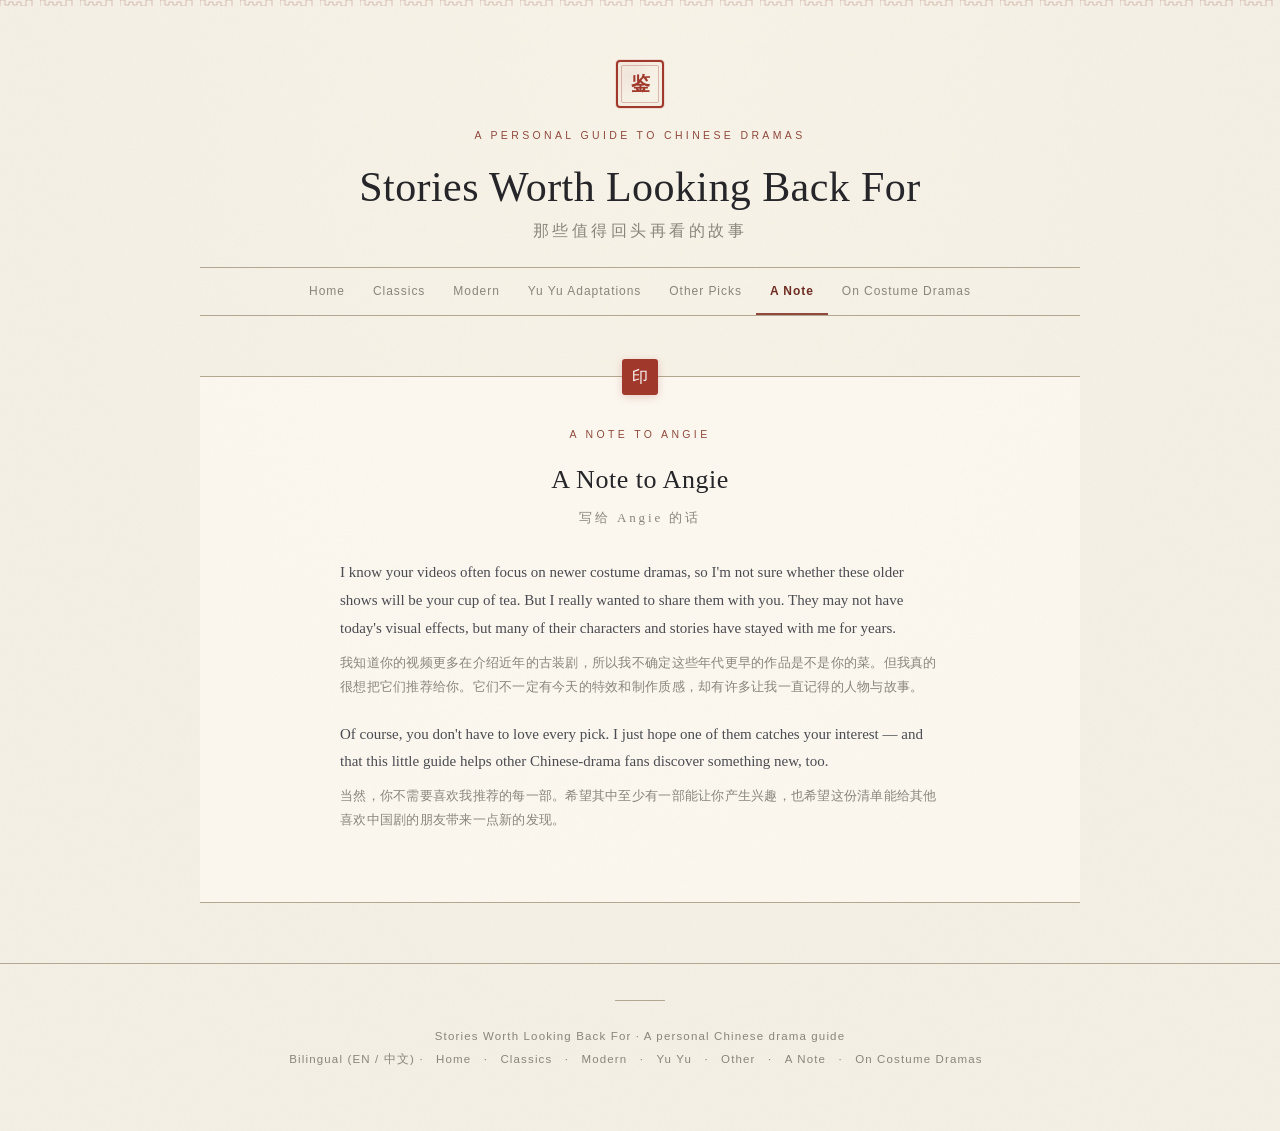
<file: note.html>
<!-- ============================================================
     note.html —— 对 Angie 的话
     ============================================================ -->
<!doctype html>
<html lang="en">
<head>
<meta charset="utf-8">
<meta name="viewport" content="width=device-width, initial-scale=1">
<title>A Note to Angie · Stories Worth Looking Back For</title>
<link rel="stylesheet" href="styles.css">
</head>
<body>

<header>
  <div class="wrap">
    <div class="seal-mark">鉴</div>
    <div class="eyebrow">A Personal Guide to Chinese Dramas</div>
    <h1>Stories Worth Looking Back For</h1>
    <div class="cn-h1">那些值得回头再看的故事</div>
    <nav class="main-nav">
      <a href="index.html">Home</a>
      <a href="classics.html">Classics</a>
      <a href="modern.html">Modern</a>
      <a href="yuyu.html">Yu Yu Adaptations</a>
      <a href="other.html">Other Picks</a>
      <a href="note.html" class="active">A Note</a>
      <a href="why-costume-dramas.html">On Costume Dramas</a>
    </nav>
  </div>
</header>

<main class="wrap">

  <section class="note-page">
    <div class="eyebrow" style="text-align:center;display:block;margin-bottom:8px;">A Note to Angie</div>
    <h2>A Note to Angie</h2>
    <div class="cn-h2">写给 Angie 的话</div>
    <p>I know your videos often focus on newer costume dramas, so I'm not sure whether these older shows will be your cup of tea. But I really wanted to share them with you. They may not have today's visual effects, but many of their characters and stories have stayed with me for years.</p>
    <p class="cn-sub">我知道你的视频更多在介绍近年的古装剧，所以我不确定这些年代更早的作品是不是你的菜。但我真的很想把它们推荐给你。它们不一定有今天的特效和制作质感，却有许多让我一直记得的人物与故事。</p>
    <p>Of course, you don't have to love every pick. I just hope one of them catches your interest — and that this little guide helps other Chinese-drama fans discover something new, too.</p>
    <p class="cn-sub">当然，你不需要喜欢我推荐的每一部。希望其中至少有一部能让你产生兴趣，也希望这份清单能给其他喜欢中国剧的朋友带来一点新的发现。</p>
  </section>

</main>

<footer>
  <div class="wrap">
    Stories Worth Looking Back For · A personal Chinese drama guide<br>
    Bilingual (EN / 中文) · <a href="index.html">Home</a> · <a href="classics.html">Classics</a> · <a href="modern.html">Modern</a> · <a href="yuyu.html">Yu Yu</a> · <a href="other.html">Other</a> · <a href="note.html">A Note</a> · <a href="why-costume-dramas.html">On Costume Dramas</a>
  </div>
</footer>

</body>
</html>
</file>
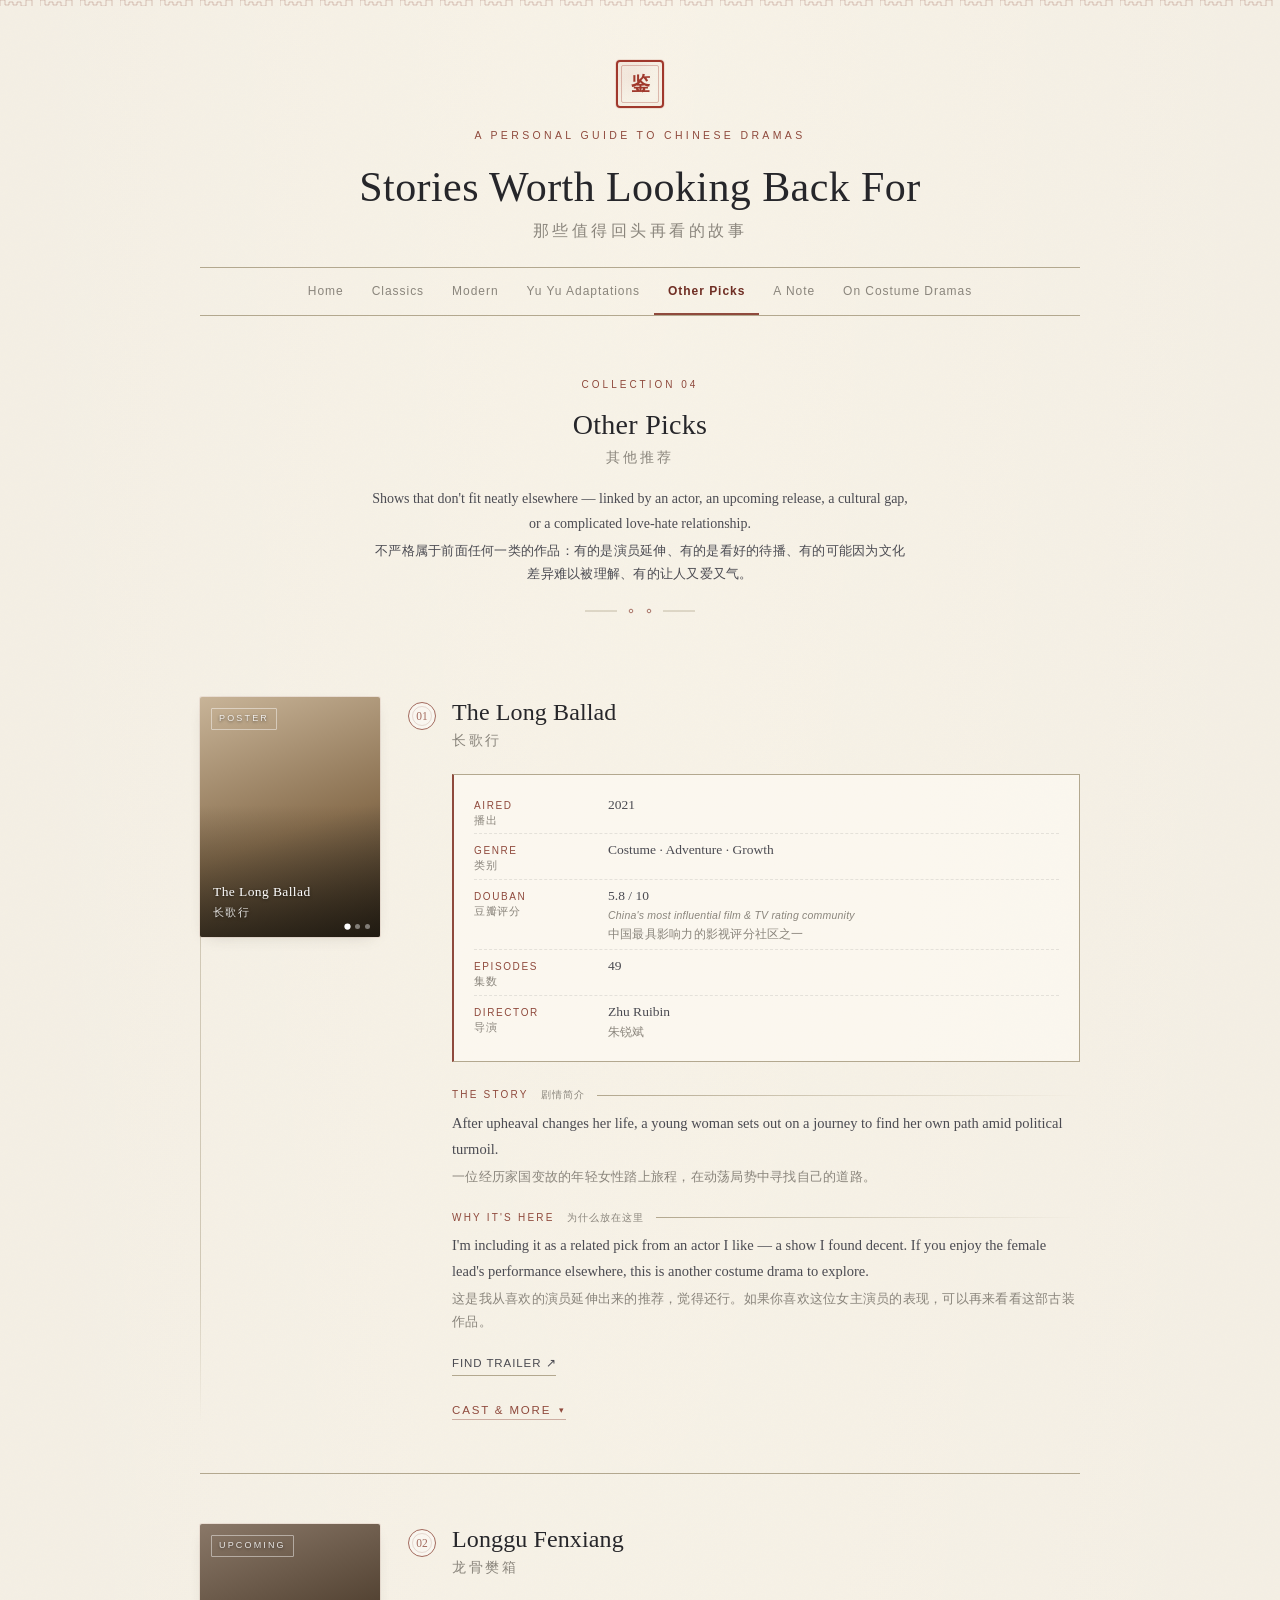
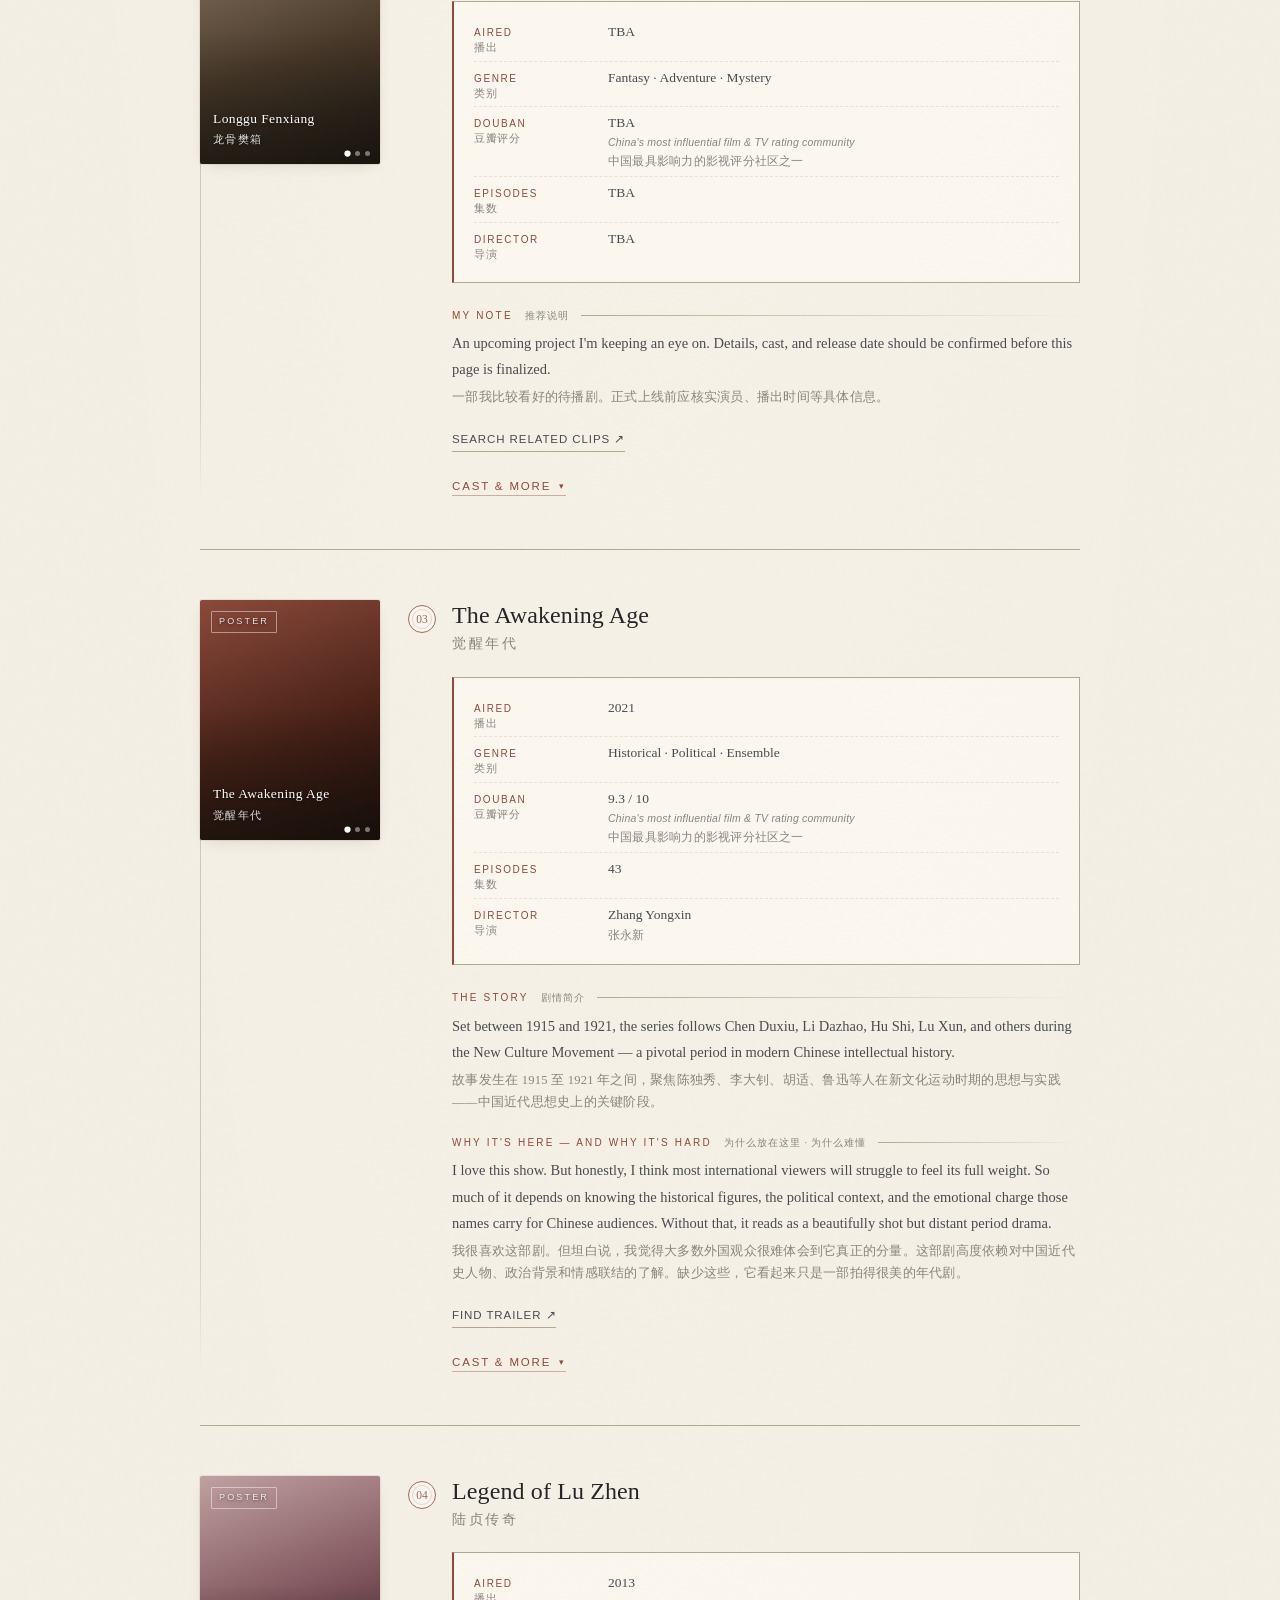
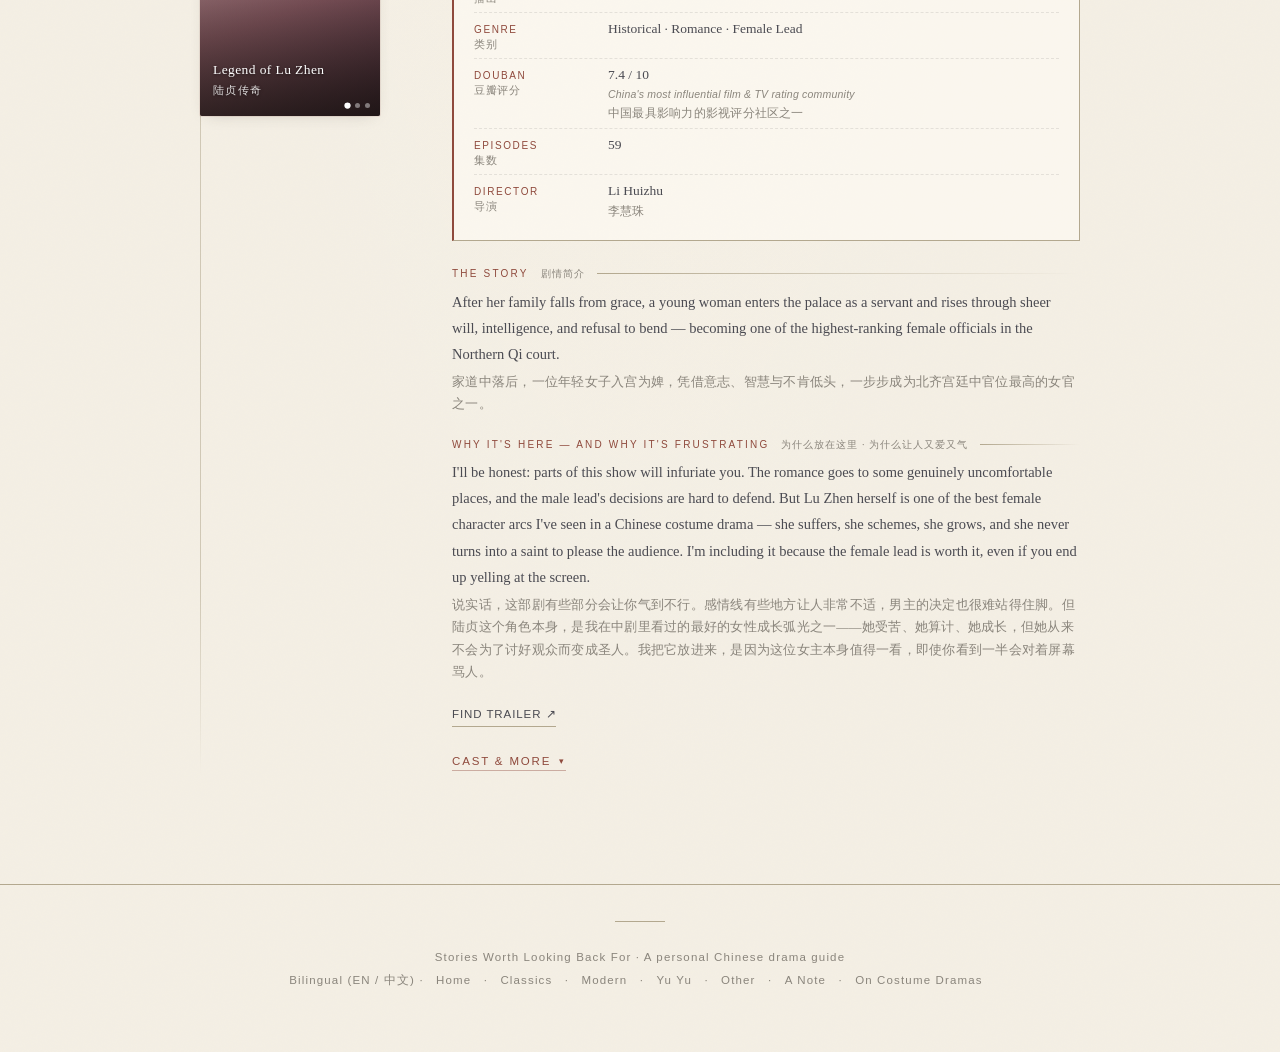
<file: other.html>
<!-- ============================================================
     other.html —— 其他推荐
     ============================================================ -->
<!doctype html>
<html lang="en">
<head>
<meta charset="utf-8">
<meta name="viewport" content="width=device-width, initial-scale=1">
<title>Other Picks · Stories Worth Looking Back For</title>
<link rel="stylesheet" href="styles.css">
</head>
<body>

<header>
  <div class="wrap">
    <div class="seal-mark">鉴</div>
    <div class="eyebrow">A Personal Guide to Chinese Dramas</div>
    <h1>Stories Worth Looking Back For</h1>
    <div class="cn-h1">那些值得回头再看的故事</div>
    <nav class="main-nav">
      <a href="index.html">Home</a>
      <a href="classics.html">Classics</a>
      <a href="modern.html">Modern</a>
      <a href="yuyu.html">Yu Yu Adaptations</a>
      <a href="other.html" class="active">Other Picks</a>
      <a href="note.html">A Note</a>
      <a href="why-costume-dramas.html">On Costume Dramas</a>
    </nav>
  </div>
</header>

<main class="wrap">

  <section class="section">
    <div class="section-head">
      <div class="eyebrow">Collection 04</div>
      <h2>Other Picks</h2>
      <div class="cn-h2">其他推荐</div>
      <p>Shows that don't fit neatly elsewhere — linked by an actor, an upcoming release, a cultural gap, or a complicated love-hate relationship.</p>
      <p class="cn-sub">不严格属于前面任何一类的作品：有的是演员延伸、有的是看好的待播、有的可能因为文化差异难以被理解、有的让人又爱又气。</p>
    </div>

    <!-- The Long Ballad -->
    <article class="drama" id="longballad">
      <div class="poster-carousel" data-carousel>
        <div class="slide active" style="background-image:linear-gradient(160deg,#c8b498,#8a7050 55%,#2e2418);"><span class="ph-tag">Poster</span><div class="ph-title">The Long Ballad</div><div class="ph-sub">长歌行</div></div>
        <div class="slide" style="background-image:linear-gradient(200deg,#c0a888,#8a6848 50%,#2e2014);"><span class="ph-tag">Still</span><div class="ph-title">Li Changge</div><div class="ph-sub">李长歌</div></div>
        <div class="slide" style="background-image:linear-gradient(140deg,#a8b0a0,#687862 55%,#22301e);"><span class="ph-tag">Still</span><div class="ph-title">The Steppe · Ashile Tribe</div><div class="ph-sub">草原 · 阿诗勒部</div></div>
        <div class="dots"><span class="dot active"></span><span class="dot"></span><span class="dot"></span></div>
      </div>
      <div class="drama-body">
        <div class="drama-head">
          <div class="drama-num">01</div>
          <div class="drama-titles"><h3>The Long Ballad</h3><div class="cn-h3">长歌行</div></div>
        </div>
        <div class="drama-info">
          <div class="info-row"><span class="info-key">Aired<small>播出</small></span><span class="info-val">2021</span></div>
          <div class="info-row"><span class="info-key">Genre<small>类别</small></span><span class="info-val">Costume · Adventure · Growth</span></div>
          <div class="info-row"><span class="info-key">Douban<small>豆瓣评分</small></span><span class="info-val">5.8 / 10<span class="info-note">China's most influential film &amp; TV rating community</span><span class="cn-note">中国最具影响力的影视评分社区之一</span></span></div>
          <div class="info-row"><span class="info-key">Episodes<small>集数</small></span><span class="info-val">49</span></div>
          <div class="info-row"><span class="info-key">Director<small>导演</small></span><span class="info-val">Zhu Ruibin<span class="cn-note">朱锐斌</span></span></div>
        </div>
        <div class="story-block">
          <div class="label">The Story <span class="cn-lbl">剧情简介</span></div>
          <p>After upheaval changes her life, a young woman sets out on a journey to find her own path amid political turmoil.</p>
          <p class="cn-sub">一位经历家国变故的年轻女性踏上旅程，在动荡局势中寻找自己的道路。</p>
          <div class="label">Why It's Here <span class="cn-lbl">为什么放在这里</span></div>
          <p>I'm including it as a related pick from an actor I like — a show I found decent. If you enjoy the female lead's performance elsewhere, this is another costume drama to explore.</p>
          <p class="cn-sub">这是我从喜欢的演员延伸出来的推荐，觉得还行。如果你喜欢这位女主演员的表现，可以再来看看这部古装作品。</p>
          <div class="links"><a href="https://www.youtube.com/results?search_query=The+Long+Ballad+2021+official+trailer" target="_blank" rel="noreferrer">Find Trailer ↗</a></div>
        </div>
        <button class="expand-btn" aria-expanded="false"><span class="expand-text">Cast &amp; More</span><span class="arrow">▾</span></button>
        <div class="drama-detail">
          <div class="drama-detail-content">
            <div class="label">Cast &amp; Their Other Work <span class="cn-lbl">演员与延伸作品</span></div>
            <div class="actor-grid">
              <div class="actor-card"><div class="actor-face" style="background-image:linear-gradient(150deg,#d8b8b0,#9a6a68)"></div><div class="actor-name">Dilraba<small>迪丽热巴</small></div><div class="actor-menu"><div class="menu-head">Dilraba<span class="cn-lbl">迪丽热巴</span></div><div class="menu-item">Eternal Love of Dream<small>三生三世枕上书</small><div class="menu-poster" data-title="Eternal Love of Dream" style="background-image:linear-gradient(150deg,#c0a8b8,#5a3a5a)"></div></div><div class="menu-item">You Are My Glory<small>你是我的荣耀</small><div class="menu-poster" data-title="You Are My Glory" style="background-image:linear-gradient(150deg,#c8c0d0,#8a8498)"></div></div></div></div>
              <div class="actor-card"><div class="actor-face" style="background-image:linear-gradient(150deg,#b8c0a8,#6a7a58)"></div><div class="actor-name">Leo Wu<small>吴磊</small></div><div class="actor-menu"><div class="menu-head">Leo Wu<span class="cn-lbl">吴磊</span></div><div class="menu-item">Nirvana in Fire<small>琅琊榜</small><div class="menu-poster" data-title="Nirvana in Fire" style="background-image:linear-gradient(150deg,#a8b0a0,#3a4a3a)"></div></div><div class="menu-item">Love Like the Galaxy<small>星汉灿烂</small><div class="menu-poster" data-title="Love Like the Galaxy" style="background-image:linear-gradient(150deg,#c0a8a0,#6a4a48)"></div></div></div></div>
              <div class="actor-card"><div class="actor-face" style="background-image:linear-gradient(150deg,#c0a8a0,#6a4a48)"></div><div class="actor-name">Liu Yuning<small>刘宇宁</small></div><div class="actor-menu"><div class="menu-head">Liu Yuning<span class="cn-lbl">刘宇宁</span></div><div class="menu-item">A Journey to Love<small>一念关山</small><div class="menu-poster" data-title="A Journey to Love" style="background-image:linear-gradient(150deg,#c0a888,#5a3a28)"></div></div><div class="menu-item">The Prisoner of Beauty<small>珠帘玉幕</small><div class="menu-poster" data-title="Prisoner of Beauty" style="background-image:linear-gradient(150deg,#c0b0a0,#6a5a48)"></div></div></div></div>
              <div class="actor-card"><div class="actor-face" style="background-image:linear-gradient(150deg,#d0c0b0,#8a7060)"></div><div class="actor-name">Zhao Lusi<small>赵露思</small></div><div class="actor-menu"><div class="menu-head">Zhao Lusi<span class="cn-lbl">赵露思</span></div><div class="menu-item">The Romance of Tiger and Rose<small>陈芊芊</small><div class="menu-poster" data-title="Tiger and Rose" style="background-image:linear-gradient(150deg,#c0a8b8,#5a3a5a)"></div></div><div class="menu-item">Love Like the Galaxy<small>星汉灿烂</small><div class="menu-poster" data-title="Love Like the Galaxy" style="background-image:linear-gradient(150deg,#c0a8a0,#6a4a48)"></div></div></div></div>
            </div>
          </div>
        </div>
      </div>
    </article>

    <!-- Longgu Fenxiang (upcoming) -->
    <article class="drama" id="longgu">
      <div class="poster-carousel" data-carousel>
        <div class="slide active" style="background-image:linear-gradient(160deg,#8a7868,#4a3a2a 55%,#1e1812);"><span class="ph-tag">Upcoming</span><div class="ph-title">Longgu Fenxiang</div><div class="ph-sub">龙骨樊箱</div></div>
        <div class="slide" style="background-image:linear-gradient(200deg,#9a8878,#5a4838 50%,#221c14);"><span class="ph-tag">Teaser</span><div class="ph-title">A World Beneath the Earth</div><div class="ph-sub">地下 · 异域</div></div>
        <div class="slide" style="background-image:linear-gradient(140deg,#a89888,#6a5848 55%,#2a2218);"><span class="ph-tag">Teaser</span><div class="ph-title">Ancient Bones · Old Secrets</div><div class="ph-sub">龙骨 · 旧秘</div></div>
        <div class="dots"><span class="dot active"></span><span class="dot"></span><span class="dot"></span></div>
      </div>
      <div class="drama-body">
        <div class="drama-head">
          <div class="drama-num">02</div>
          <div class="drama-titles"><h3>Longgu Fenxiang</h3><div class="cn-h3">龙骨樊箱</div></div>
        </div>
        <div class="drama-info">
          <div class="info-row"><span class="info-key">Aired<small>播出</small></span><span class="info-val">TBA</span></div>
          <div class="info-row"><span class="info-key">Genre<small>类别</small></span><span class="info-val">Fantasy · Adventure · Mystery</span></div>
          <div class="info-row"><span class="info-key">Douban<small>豆瓣评分</small></span><span class="info-val">TBA<span class="info-note">China's most influential film &amp; TV rating community</span><span class="cn-note">中国最具影响力的影视评分社区之一</span></span></div>
          <div class="info-row"><span class="info-key">Episodes<small>集数</small></span><span class="info-val">TBA</span></div>
          <div class="info-row"><span class="info-key">Director<small>导演</small></span><span class="info-val">TBA</span></div>
        </div>
        <div class="story-block">
          <div class="label">My Note <span class="cn-lbl">推荐说明</span></div>
          <p>An upcoming project I'm keeping an eye on. Details, cast, and release date should be confirmed before this page is finalized.</p>
          <p class="cn-sub">一部我比较看好的待播剧。正式上线前应核实演员、播出时间等具体信息。</p>
          <div class="links"><a href="https://www.youtube.com/results?search_query=龙骨樊箱+预告" target="_blank" rel="noreferrer">Search Related Clips ↗</a></div>
        </div>
        <button class="expand-btn" aria-expanded="false"><span class="expand-text">Cast &amp; More</span><span class="arrow">▾</span></button>
        <div class="drama-detail">
          <div class="drama-detail-content">
            <div class="label">Cast &amp; Their Other Work <span class="cn-lbl">演员与延伸作品</span></div>
            <div class="actor-grid">
              <div class="actor-card"><div class="actor-face" style="background-image:linear-gradient(150deg,#c0b0a0,#6a5a48)"></div><div class="actor-name">TBA<small>待定</small></div></div>
              <div class="actor-card"><div class="actor-face" style="background-image:linear-gradient(150deg,#b8a898,#6a5a48)"></div><div class="actor-name">TBA<small>待定</small></div></div>
              <div class="actor-card"><div class="actor-face" style="background-image:linear-gradient(150deg,#c8b8a8,#7a6858)"></div><div class="actor-name">TBA<small>待定</small></div></div>
            </div>
          </div>
        </div>
      </div>
    </article>

    <!-- The Awakening Age -->
    <article class="drama" id="awakening">
      <div class="poster-carousel" data-carousel>
        <div class="slide active" style="background-image:linear-gradient(160deg,#8a4a3a,#4a2218 55%,#1a0c08);"><span class="ph-tag">Poster</span><div class="ph-title">The Awakening Age</div><div class="ph-sub">觉醒年代</div></div>
        <div class="slide" style="background-image:linear-gradient(200deg,#9a5a4a,#5a2a1c 50%,#22120a);"><span class="ph-tag">Still</span><div class="ph-title">New Culture Movement</div><div class="ph-sub">新文化运动</div></div>
        <div class="slide" style="background-image:linear-gradient(140deg,#a87860,#6a3a24 55%,#2a1a10);"><span class="ph-tag">Still</span><div class="ph-title">Peking University · 1918</div><div class="ph-sub">北大 · 1918</div></div>
        <div class="dots"><span class="dot active"></span><span class="dot"></span><span class="dot"></span></div>
      </div>
      <div class="drama-body">
        <div class="drama-head">
          <div class="drama-num">03</div>
          <div class="drama-titles"><h3>The Awakening Age</h3><div class="cn-h3">觉醒年代</div></div>
        </div>
        <div class="drama-info">
          <div class="info-row"><span class="info-key">Aired<small>播出</small></span><span class="info-val">2021</span></div>
          <div class="info-row"><span class="info-key">Genre<small>类别</small></span><span class="info-val">Historical · Political · Ensemble</span></div>
          <div class="info-row"><span class="info-key">Douban<small>豆瓣评分</small></span><span class="info-val">9.3 / 10<span class="info-note">China's most influential film &amp; TV rating community</span><span class="cn-note">中国最具影响力的影视评分社区之一</span></span></div>
          <div class="info-row"><span class="info-key">Episodes<small>集数</small></span><span class="info-val">43</span></div>
          <div class="info-row"><span class="info-key">Director<small>导演</small></span><span class="info-val">Zhang Yongxin<span class="cn-note">张永新</span></span></div>
        </div>
        <div class="story-block">
          <div class="label">The Story <span class="cn-lbl">剧情简介</span></div>
          <p>Set between 1915 and 1921, the series follows Chen Duxiu, Li Dazhao, Hu Shi, Lu Xun, and others during the New Culture Movement — a pivotal period in modern Chinese intellectual history.</p>
          <p class="cn-sub">故事发生在 1915 至 1921 年之间，聚焦陈独秀、李大钊、胡适、鲁迅等人在新文化运动时期的思想与实践——中国近代思想史上的关键阶段。</p>
          <div class="label">Why It's Here — and Why It's Hard <span class="cn-lbl">为什么放在这里 · 为什么难懂</span></div>
          <p>I love this show. But honestly, I think most international viewers will struggle to feel its full weight. So much of it depends on knowing the historical figures, the political context, and the emotional charge those names carry for Chinese audiences. Without that, it reads as a beautifully shot but distant period drama.</p>
          <p class="cn-sub">我很喜欢这部剧。但坦白说，我觉得大多数外国观众很难体会到它真正的分量。这部剧高度依赖对中国近代史人物、政治背景和情感联结的了解。缺少这些，它看起来只是一部拍得很美的年代剧。</p>
          <div class="links"><a href="https://www.youtube.com/results?search_query=The+Awakening+Age+2021+official+trailer" target="_blank" rel="noreferrer">Find Trailer ↗</a></div>
        </div>
        <button class="expand-btn" aria-expanded="false"><span class="expand-text">Cast &amp; More</span><span class="arrow">▾</span></button>
        <div class="drama-detail">
          <div class="drama-detail-content">
            <div class="label">Cast &amp; Their Other Work <span class="cn-lbl">演员与延伸作品</span></div>
            <div class="actor-grid">
              <div class="actor-card"><div class="actor-face" style="background-image:linear-gradient(150deg,#c0a890,#6a4a32)"></div><div class="actor-name">Yu Hewei<small>于和伟</small></div><div class="actor-menu"><div class="menu-head">Yu Hewei<span class="cn-lbl">于和伟</span></div><div class="menu-item">The Three-Body Problem<small>三体</small><div class="menu-poster" data-title="Three-Body" style="background-image:linear-gradient(150deg,#8a98a8,#2a3a4a)"></div></div><div class="menu-item">The Advisors Alliance<small>军师联盟</small><div class="menu-poster" data-title="Advisors Alliance" style="background-image:linear-gradient(150deg,#a89878,#4a3a1a)"></div></div></div></div>
              <div class="actor-card"><div class="actor-face" style="background-image:linear-gradient(150deg,#b8a890,#6a5a38)"></div><div class="actor-name">Zhang Tong<small>张桐</small></div><div class="actor-menu"><div class="menu-head">Zhang Tong<span class="cn-lbl">张桐</span></div><div class="menu-item">Bright Star<small>亮剑</small><div class="menu-poster" data-title="Bright Star" style="background-image:linear-gradient(150deg,#a89888,#4a3a2a)"></div></div></div></div>
              <div class="actor-card"><div class="actor-face" style="background-image:linear-gradient(150deg,#c0b0a0,#7a5a48)"></div><div class="actor-name">Ma Shaohua<small>马少骅</small></div><div class="actor-menu"><div class="menu-head">Ma Shaohua<span class="cn-lbl">马少骅</span></div><div class="menu-item">Towards the Republic<small>走向共和</small><div class="menu-poster" data-title="Towards the Republic" style="background-image:linear-gradient(150deg,#a8a898,#4a4a38)"></div></div></div></div>
              <div class="actor-card"><div class="actor-face" style="background-image:linear-gradient(150deg,#b0a8a0,#5a5248)"></div><div class="actor-name">Cao Lei<small>曹磊</small></div><div class="actor-menu"><div class="menu-head">Cao Lei<span class="cn-lbl">曹磊</span></div><div class="menu-item">The Longest Day in Chang'an<small>长安十二时辰</small><div class="menu-poster" data-title="Longest Day" style="background-image:linear-gradient(150deg,#a89878,#4a3a1a)"></div></div></div></div>
            </div>
          </div>
        </div>
      </div>
    </article>

    <!-- Legend of Lu Zhen -->
    <article class="drama" id="luzhen">
      <div class="poster-carousel" data-carousel>
        <div class="slide active" style="background-image:linear-gradient(160deg,#c0a0a0,#7a5058 55%,#2e1a24);"><span class="ph-tag">Poster</span><div class="ph-title">Legend of Lu Zhen</div><div class="ph-sub">陆贞传奇</div></div>
        <div class="slide" style="background-image:linear-gradient(200deg,#c8b0a0,#8a6058 50%,#2e1c1c);"><span class="ph-tag">Still</span><div class="ph-title">Lu Zhen · Palace Servant</div><div class="ph-sub">陆贞 · 女官之路</div></div>
        <div class="slide" style="background-image:linear-gradient(140deg,#b8a8b8,#6a5a6a 55%,#261e26);"><span class="ph-tag">Still</span><div class="ph-title">Northern Qi Court</div><div class="ph-sub">北齐 · 宫廷</div></div>
        <div class="dots"><span class="dot active"></span><span class="dot"></span><span class="dot"></span></div>
      </div>
      <div class="drama-body">
        <div class="drama-head">
          <div class="drama-num">04</div>
          <div class="drama-titles"><h3>Legend of Lu Zhen</h3><div class="cn-h3">陆贞传奇</div></div>
        </div>
        <div class="drama-info">
          <div class="info-row"><span class="info-key">Aired<small>播出</small></span><span class="info-val">2013</span></div>
          <div class="info-row"><span class="info-key">Genre<small>类别</small></span><span class="info-val">Historical · Romance · Female Lead</span></div>
          <div class="info-row"><span class="info-key">Douban<small>豆瓣评分</small></span><span class="info-val">7.4 / 10<span class="info-note">China's most influential film &amp; TV rating community</span><span class="cn-note">中国最具影响力的影视评分社区之一</span></span></div>
          <div class="info-row"><span class="info-key">Episodes<small>集数</small></span><span class="info-val">59</span></div>
          <div class="info-row"><span class="info-key">Director<small>导演</small></span><span class="info-val">Li Huizhu<span class="cn-note">李慧珠</span></span></div>
        </div>
        <div class="story-block">
          <div class="label">The Story <span class="cn-lbl">剧情简介</span></div>
          <p>After her family falls from grace, a young woman enters the palace as a servant and rises through sheer will, intelligence, and refusal to bend — becoming one of the highest-ranking female officials in the Northern Qi court.</p>
          <p class="cn-sub">家道中落后，一位年轻女子入宫为婢，凭借意志、智慧与不肯低头，一步步成为北齐宫廷中官位最高的女官之一。</p>
          <div class="label">Why It's Here — and Why It's Frustrating <span class="cn-lbl">为什么放在这里 · 为什么让人又爱又气</span></div>
          <p>I'll be honest: parts of this show will infuriate you. The romance goes to some genuinely uncomfortable places, and the male lead's decisions are hard to defend. But Lu Zhen herself is one of the best female character arcs I've seen in a Chinese costume drama — she suffers, she schemes, she grows, and she never turns into a saint to please the audience. I'm including it because the female lead is worth it, even if you end up yelling at the screen.</p>
          <p class="cn-sub">说实话，这部剧有些部分会让你气到不行。感情线有些地方让人非常不适，男主的决定也很难站得住脚。但陆贞这个角色本身，是我在中剧里看过的最好的女性成长弧光之一——她受苦、她算计、她成长，但她从来不会为了讨好观众而变成圣人。我把它放进来，是因为这位女主本身值得一看，即使你看到一半会对着屏幕骂人。</p>
          <div class="links"><a href="https://www.youtube.com/results?search_query=Legend+of+Lu+Zhen+2013+official+trailer" target="_blank" rel="noreferrer">Find Trailer ↗</a></div>
        </div>
        <button class="expand-btn" aria-expanded="false"><span class="expand-text">Cast &amp; More</span><span class="arrow">▾</span></button>
        <div class="drama-detail">
          <div class="drama-detail-content">
            <div class="label">Cast &amp; Their Other Work <span class="cn-lbl">演员与延伸作品</span></div>
            <div class="actor-grid">
              <div class="actor-card"><div class="actor-face" style="background-image:linear-gradient(150deg,#d8b8b0,#8a5a5a)"></div><div class="actor-name">Zhao Liying<small>赵丽颖</small></div><div class="actor-menu"><div class="menu-head">Zhao Liying<span class="cn-lbl">赵丽颖</span></div><div class="menu-item">The Journey of Flower<small>花千骨</small><div class="menu-poster" data-title="Journey of Flower" style="background-image:linear-gradient(150deg,#d0b8c0,#5a2a3a)"></div></div><div class="menu-item">The Story of Minglan<small>知否知否</small><div class="menu-poster" data-title="Story of Minglan" style="background-image:linear-gradient(150deg,#b8c0a8,#5a6a48)"></div></div></div></div>
              <div class="actor-card"><div class="actor-face" style="background-image:linear-gradient(150deg,#c8baa8,#7a6858)"></div><div class="actor-name">Chen Xiao<small>陈晓</small></div><div class="actor-menu"><div class="menu-head">Chen Xiao<span class="cn-lbl">陈晓</span></div><div class="menu-item">A Dream of Splendor<small>梦华录</small><div class="menu-poster" data-title="A Dream of Splendor" style="background-image:linear-gradient(150deg,#c8b0a0,#6a4a3a)"></div></div><div class="menu-item">The Swordsman<small>笑傲江湖</small><div class="menu-poster" data-title="The Swordsman" style="background-image:linear-gradient(150deg,#a8a898,#4a4a38)"></div></div></div></div>
              <div class="actor-card"><div class="actor-face" style="background-image:linear-gradient(150deg,#d0c0b0,#8a7060)"></div><div class="actor-name">Yang Rong<small>杨蓉</small></div><div class="actor-menu"><div class="menu-head">Yang Rong<span class="cn-lbl">杨蓉</span></div><div class="menu-item">The Swordsman<small>笑傲江湖</small><div class="menu-poster" data-title="The Swordsman" style="background-image:linear-gradient(150deg,#a8a898,#4a4a38)"></div></div><div class="menu-item">Memory Lost<small>美人为馅</small><div class="menu-poster" data-title="Memory Lost" style="background-image:linear-gradient(150deg,#a898a8,#4a3a4a)"></div></div></div></div>
              <div class="actor-card"><div class="actor-face" style="background-image:linear-gradient(150deg,#c0b0a0,#6a5a48)"></div><div class="actor-name">Qiao Renliang<small>乔任梁</small></div><div class="actor-menu"><div class="menu-head">Qiao Renliang<span class="cn-lbl">乔任梁</span></div><div class="menu-item">Legend of Lu Zhen<small>陆贞传奇</small><div class="menu-poster" data-title="Lu Zhen" style="background-image:linear-gradient(150deg,#c0a0a0,#7a5058)"></div></div></div></div>
            </div>
          </div>
        </div>
      </div>
    </article>
  </section>

</main>

<footer>
  <div class="wrap">
    Stories Worth Looking Back For · A personal Chinese drama guide<br>
    Bilingual (EN / 中文) · <a href="index.html">Home</a> · <a href="classics.html">Classics</a> · <a href="modern.html">Modern</a> · <a href="yuyu.html">Yu Yu</a> · <a href="other.html">Other</a> · <a href="note.html">A Note</a> · <a href="why-costume-dramas.html">On Costume Dramas</a>
  </div>
</footer>

<script>
document.querySelectorAll('.expand-btn').forEach(function(btn){
  btn.addEventListener('click', function(){
    var detail = btn.nextElementSibling;
    var open = detail.classList.toggle('open');
    btn.classList.toggle('open', open);
    btn.setAttribute('aria-expanded', open ? 'true' : 'false');
    btn.querySelector('.expand-text').textContent = open ? 'Hide Cast' : 'Cast & More';
  });
});
document.querySelectorAll('[data-carousel]').forEach(function(carousel){
  var slides = carousel.querySelectorAll('.slide');
  var dots = carousel.querySelectorAll('.dot');
  var idx = 0, timer = null;
  function show(i){
    idx = (i + slides.length) % slides.length;
    slides.forEach(function(s,j){ s.classList.toggle('active', j === idx); });
    dots.forEach(function(d,j){ d.classList.toggle('active', j === idx); });
  }
  function start(){ stop(); timer = setInterval(function(){ show(idx+1); }, 4200 + Math.random()*1600); }
  function stop(){ if(timer){ clearInterval(timer); timer = null; } }
  dots.forEach(function(d,i){ d.addEventListener('click', function(){ show(i); start(); }); });
  carousel.addEventListener('mouseenter', stop);
  carousel.addEventListener('mouseleave', start);
  show(0); start();
});
</script>

</body>
</html>
</file>
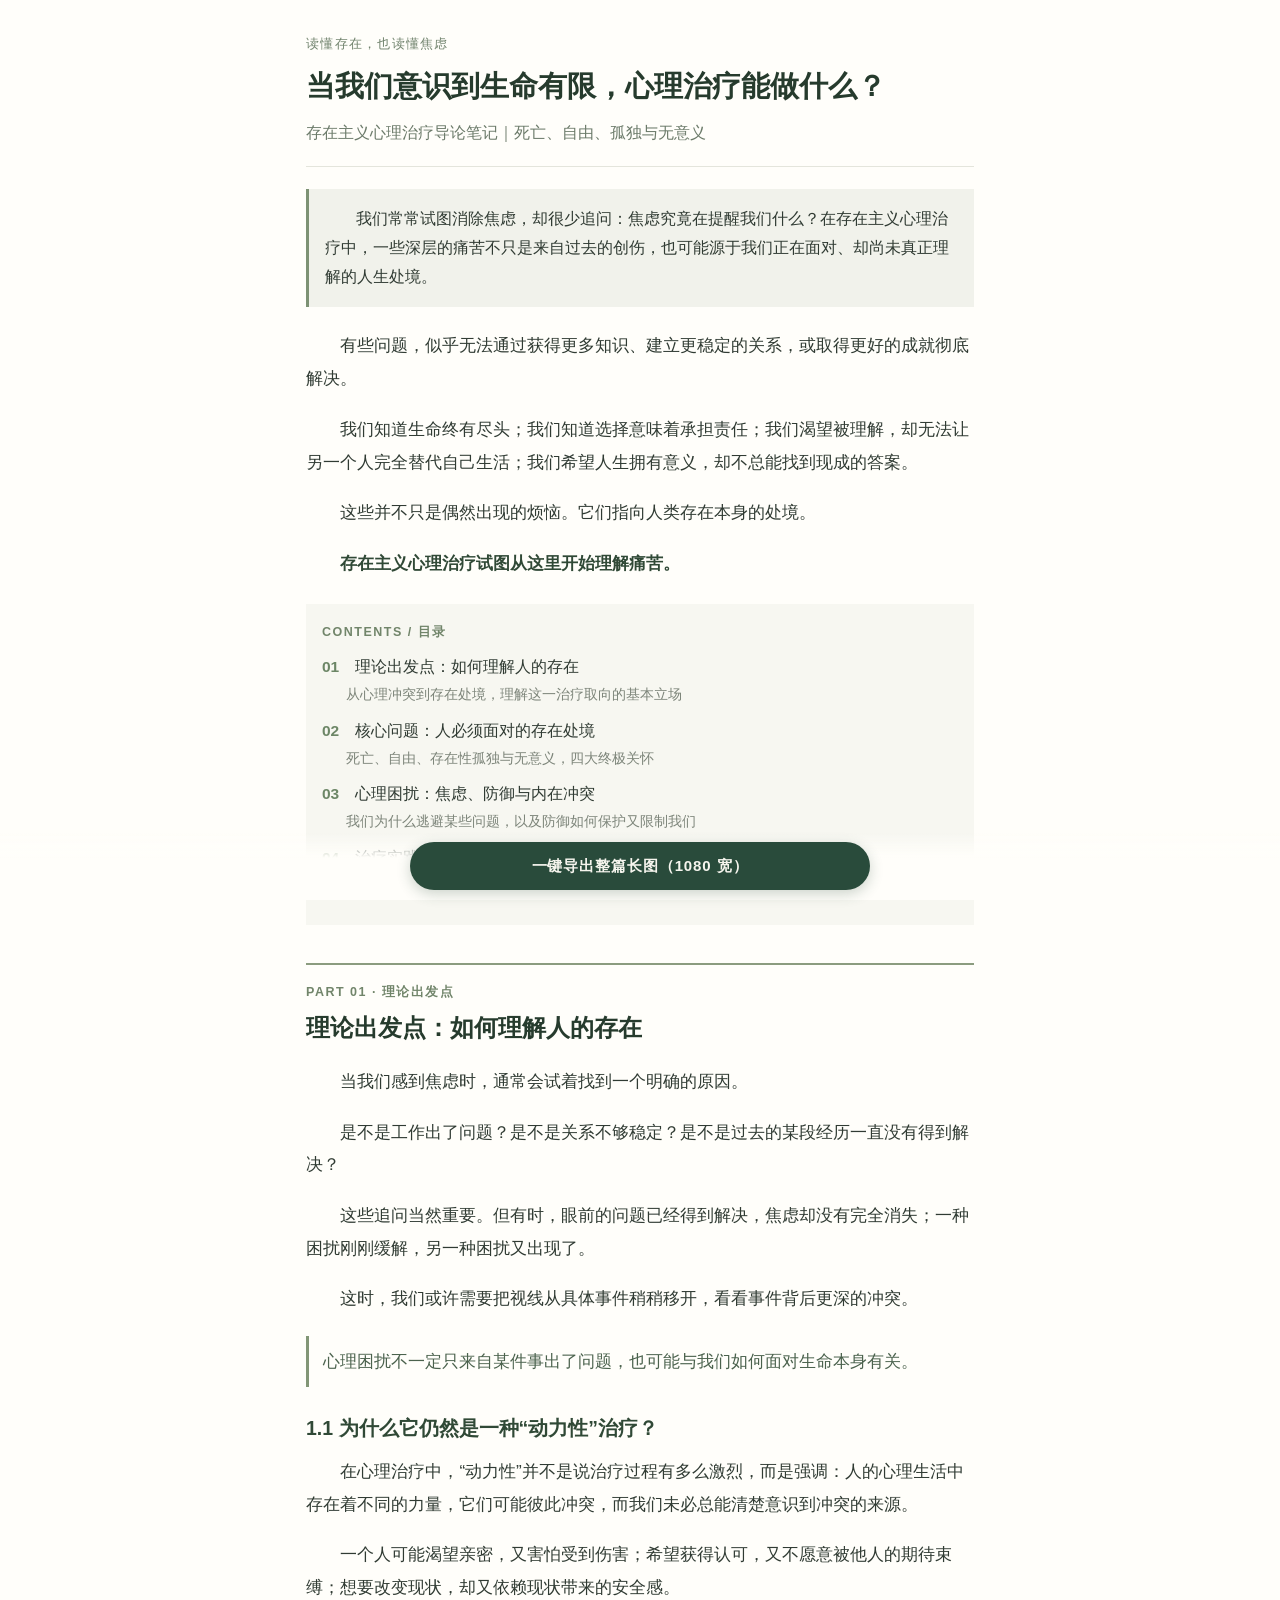
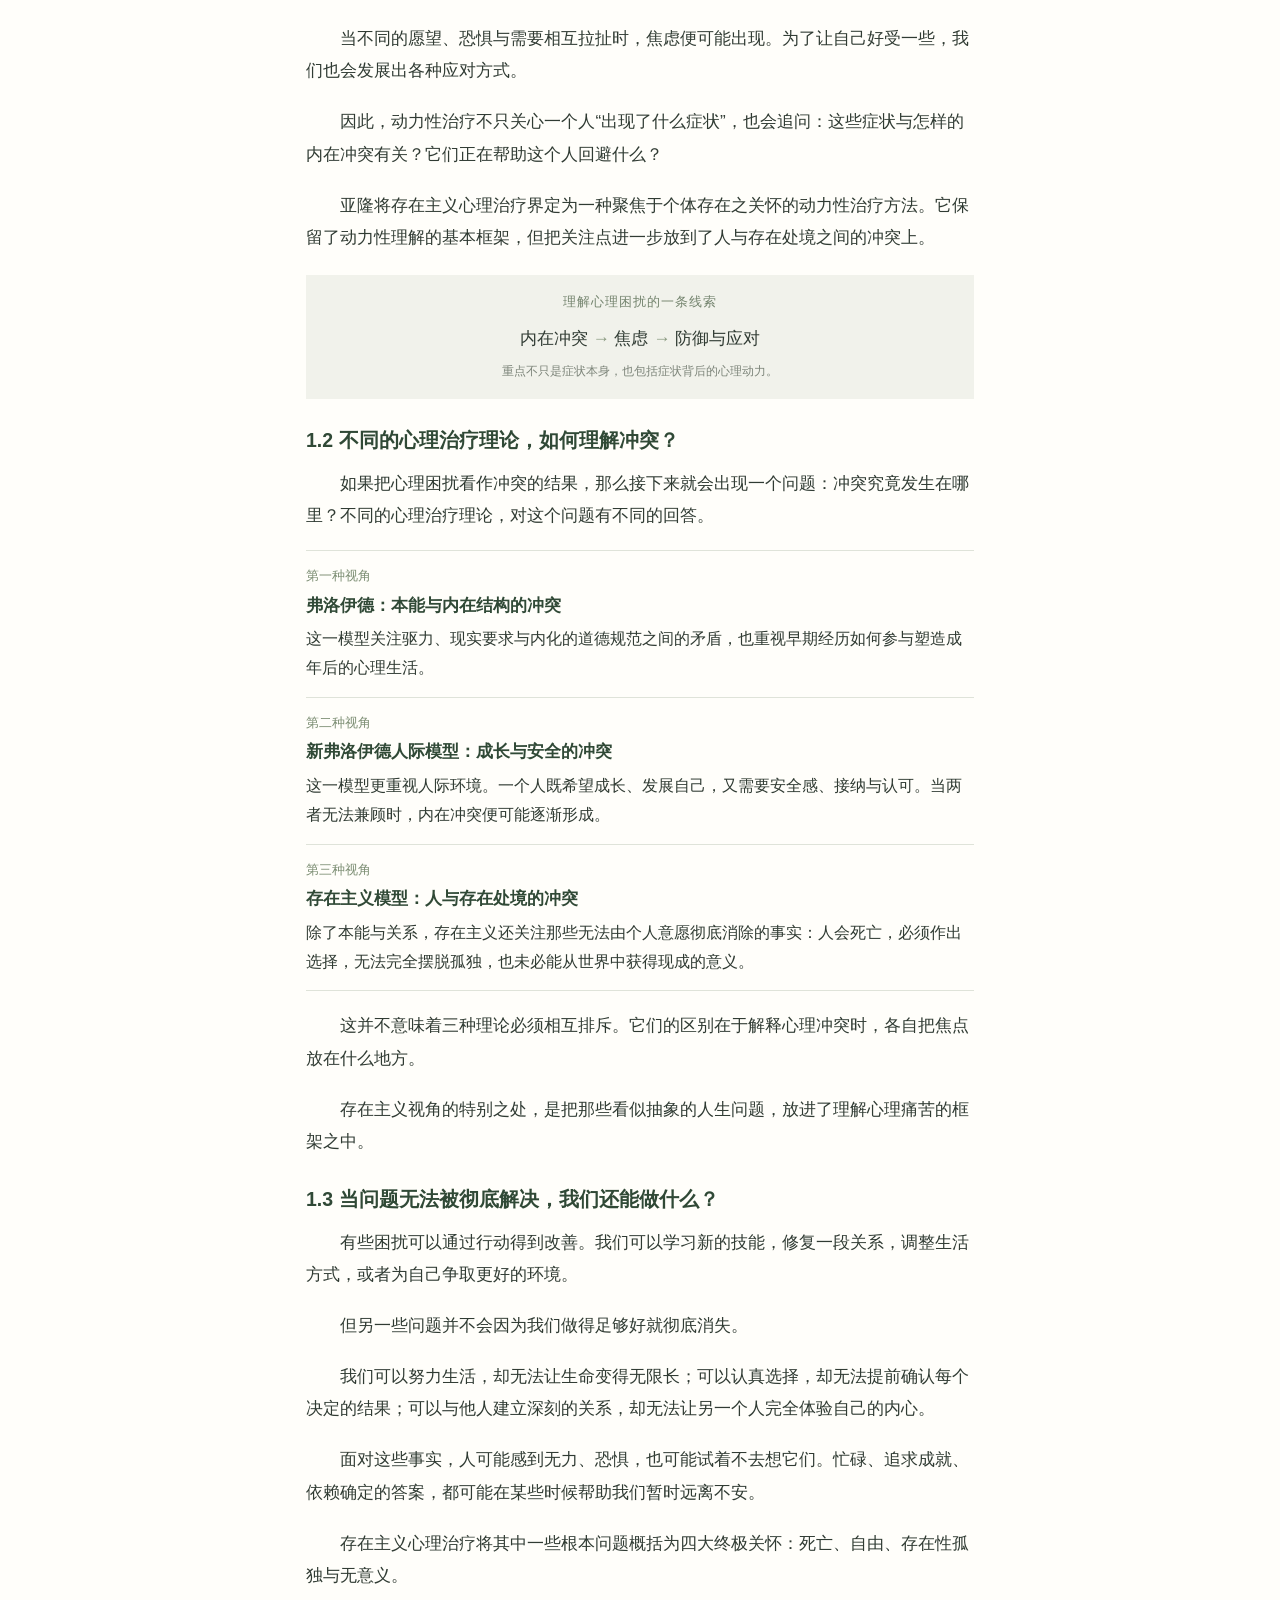
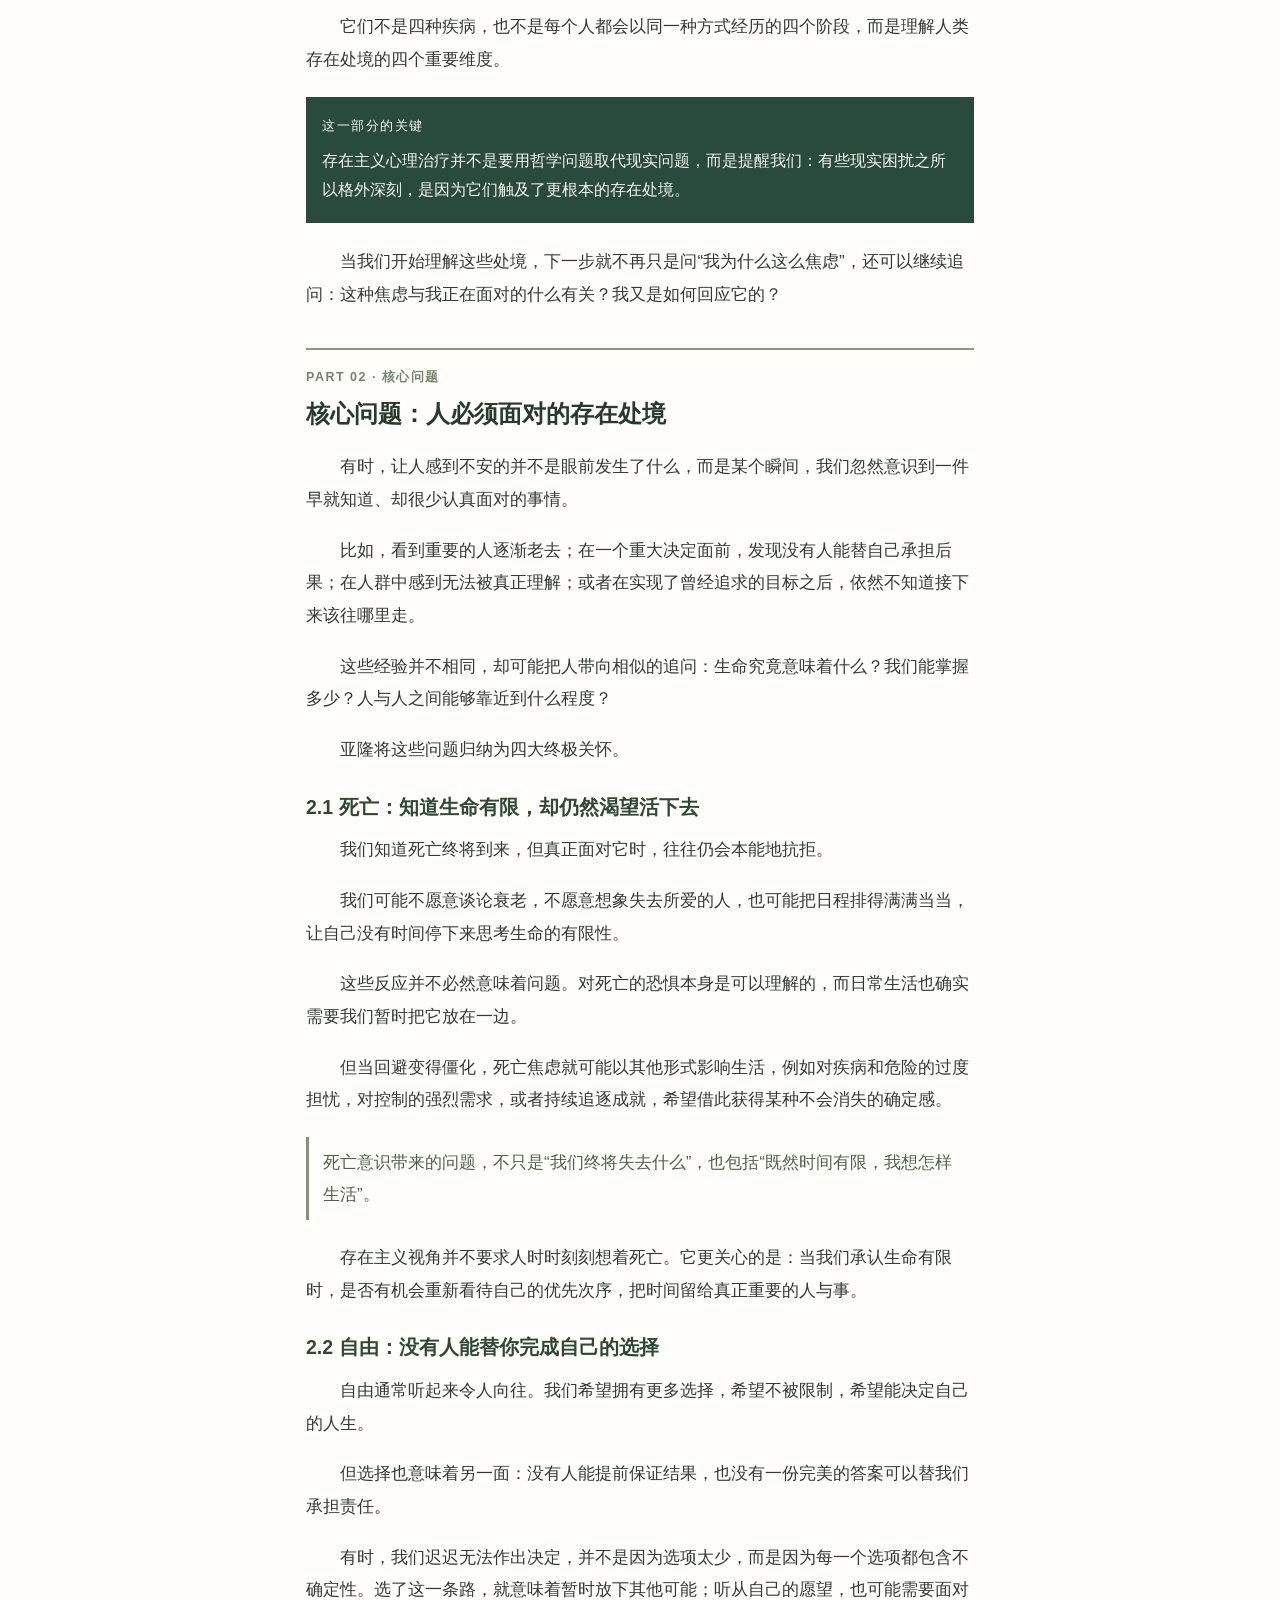
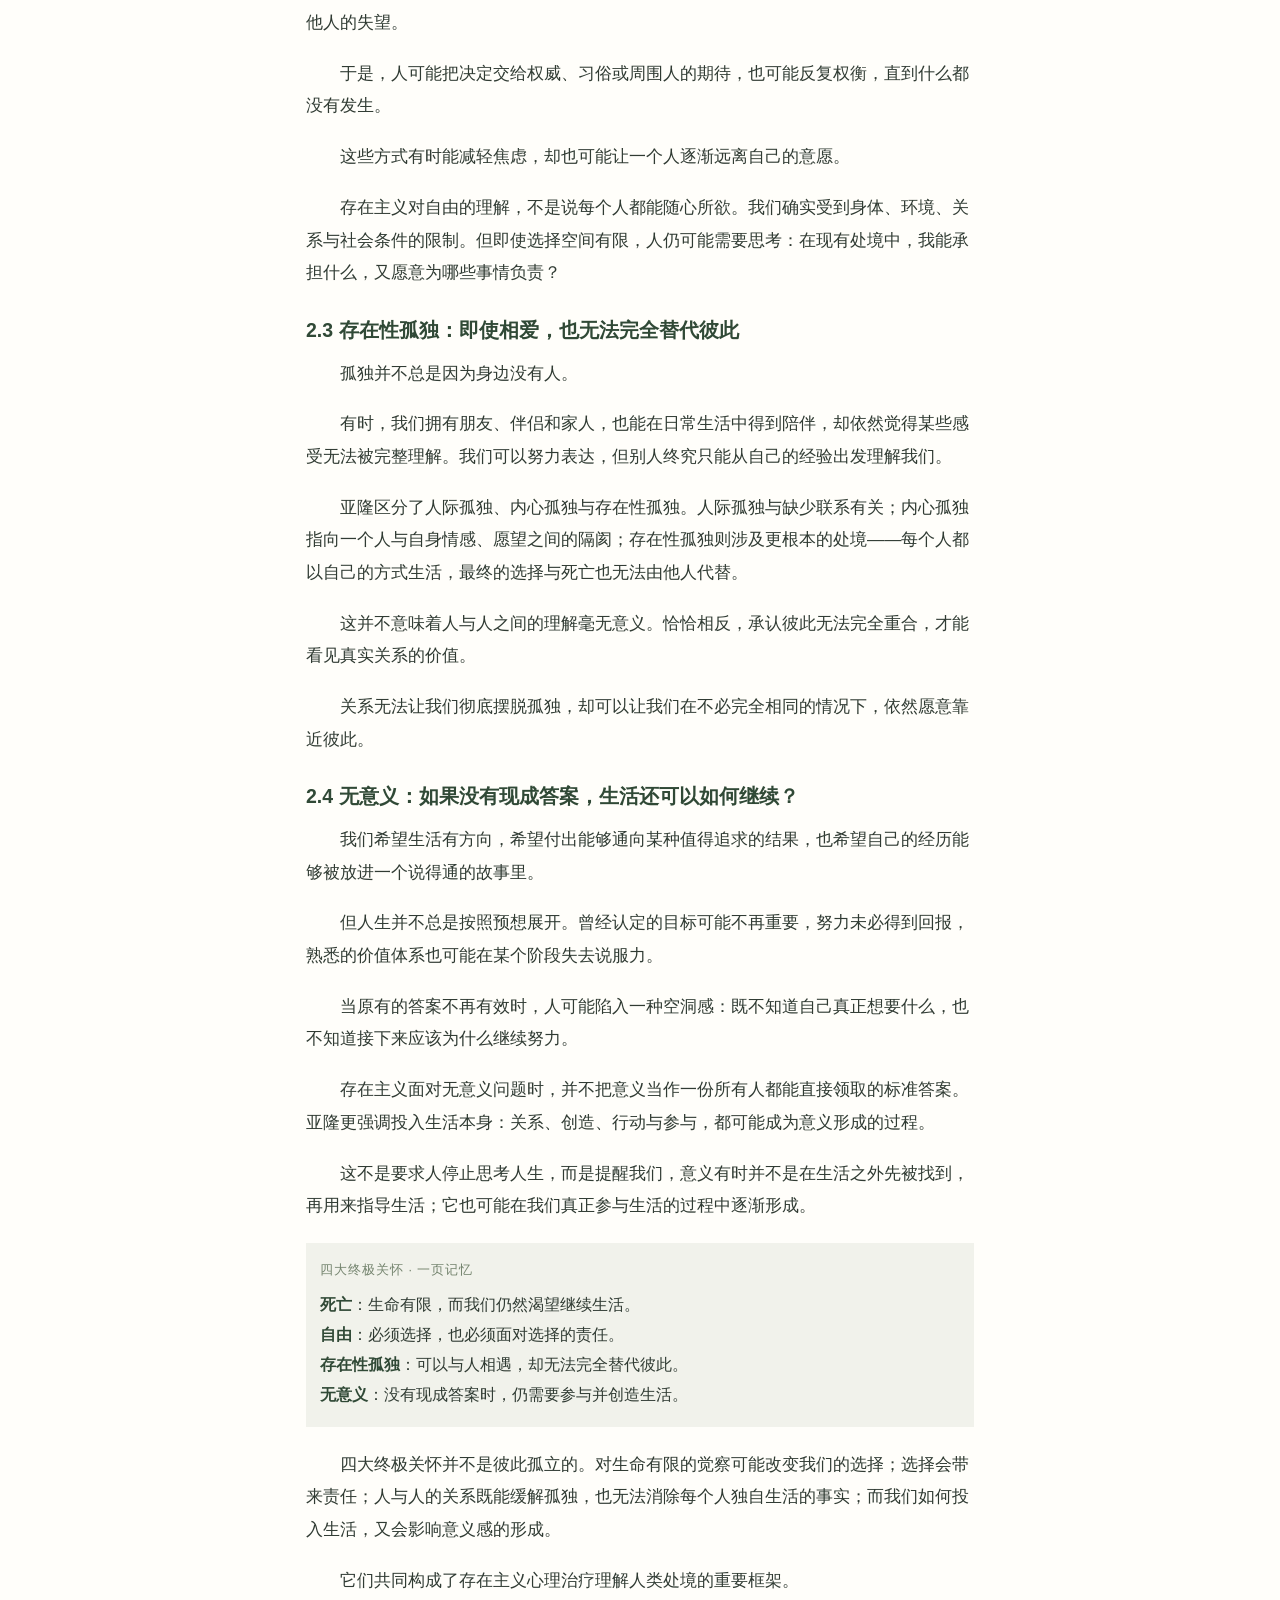
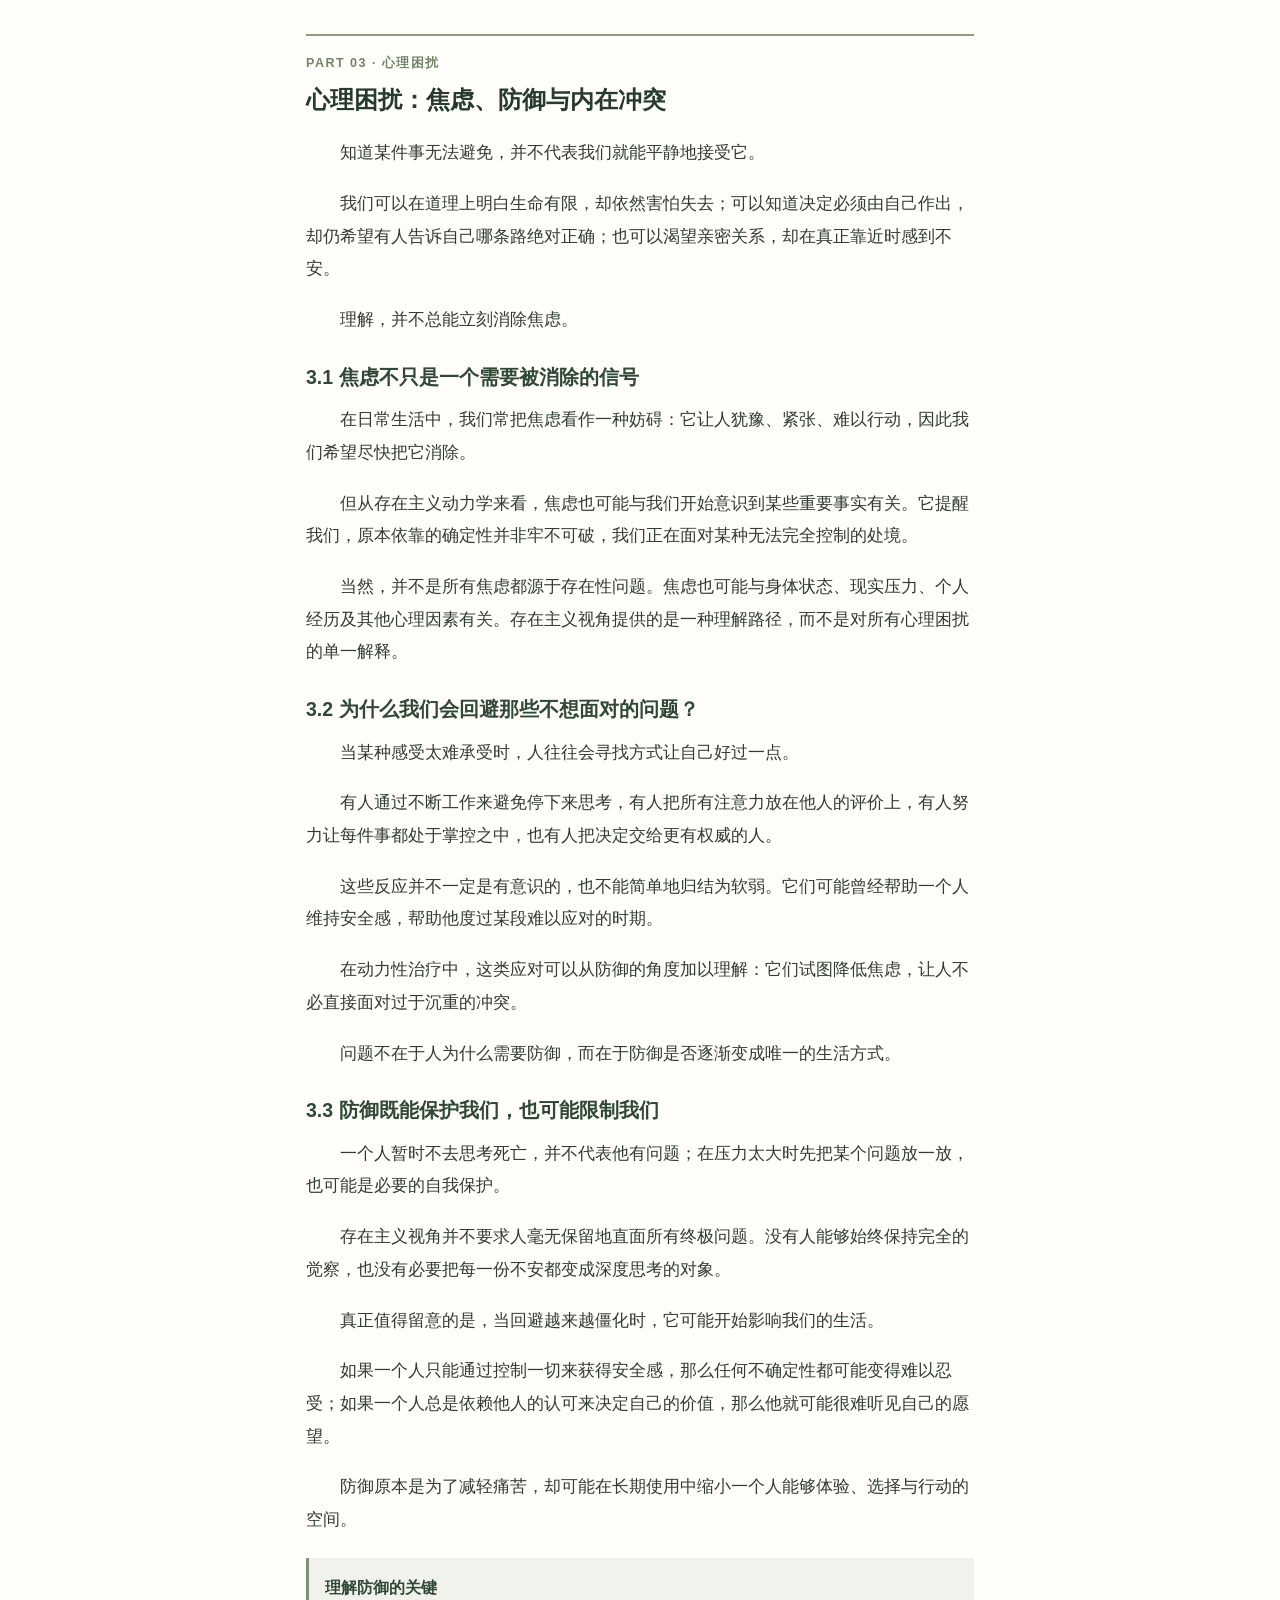
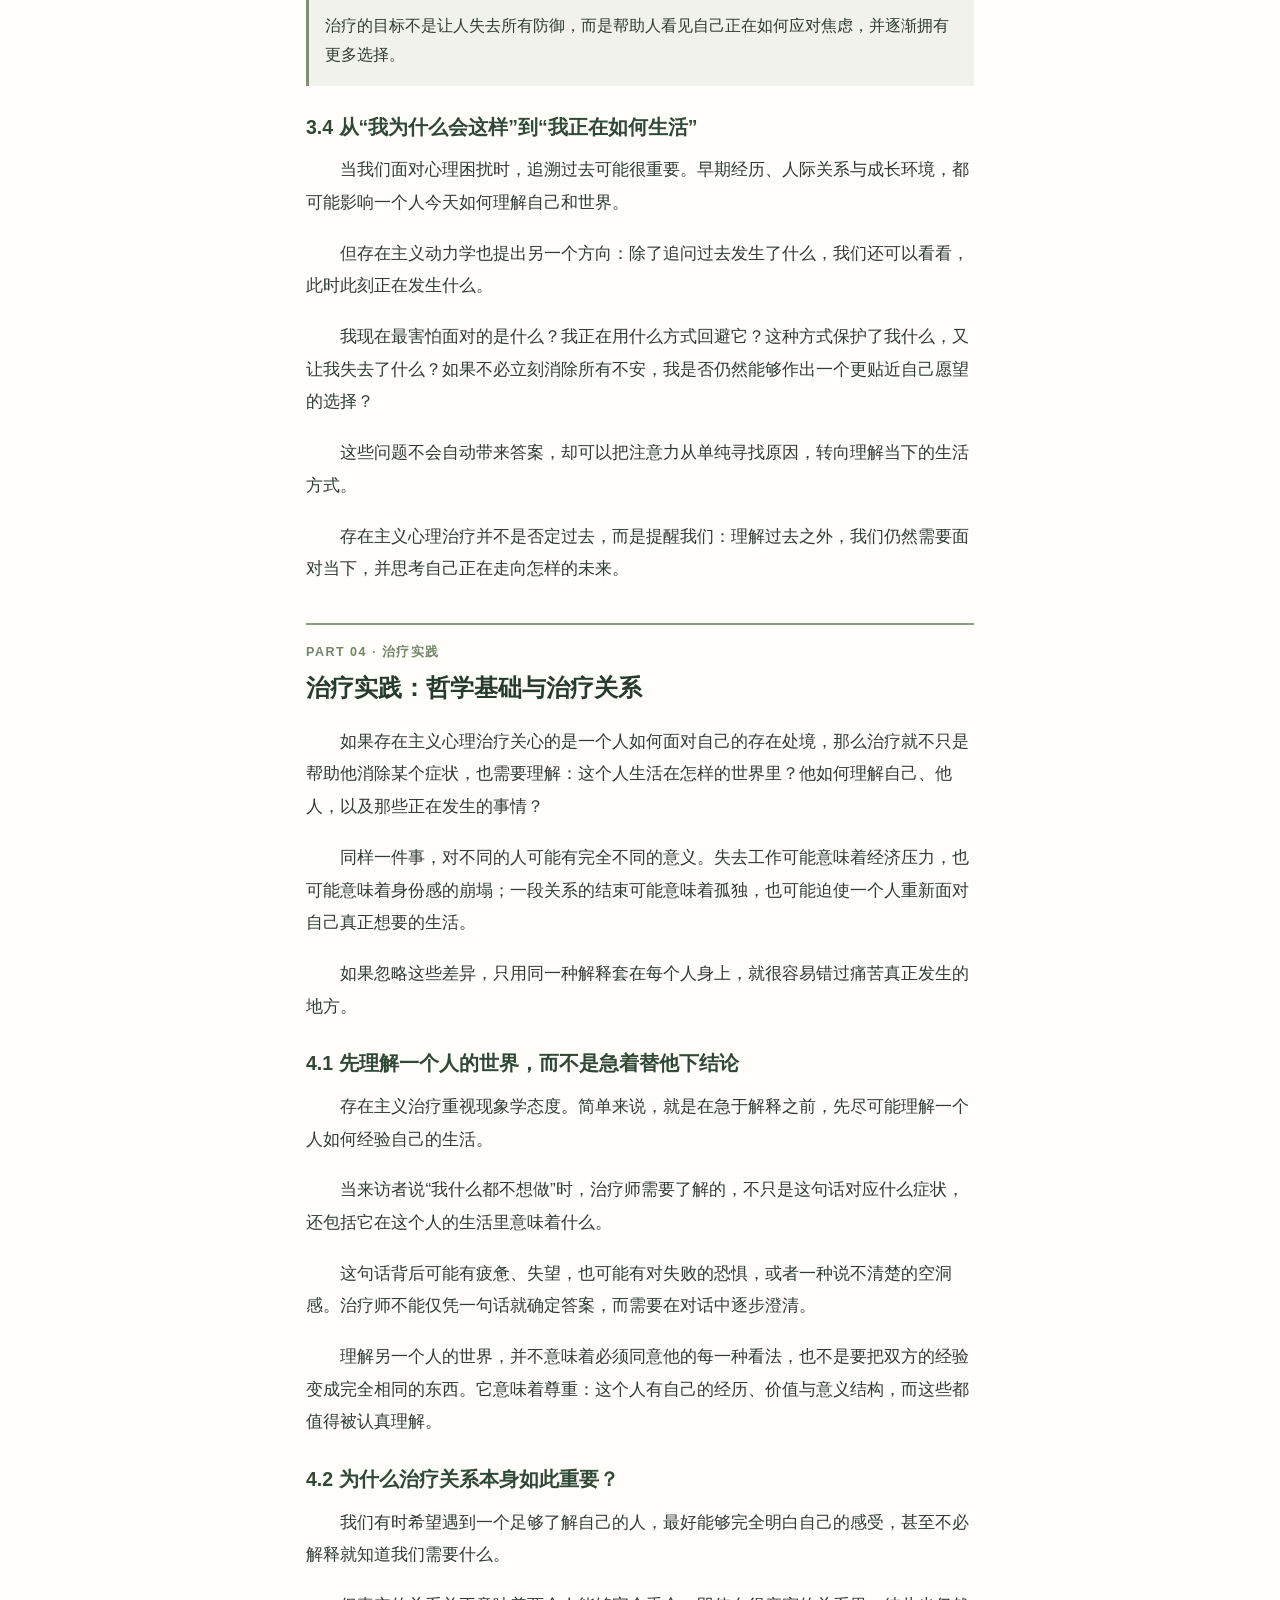
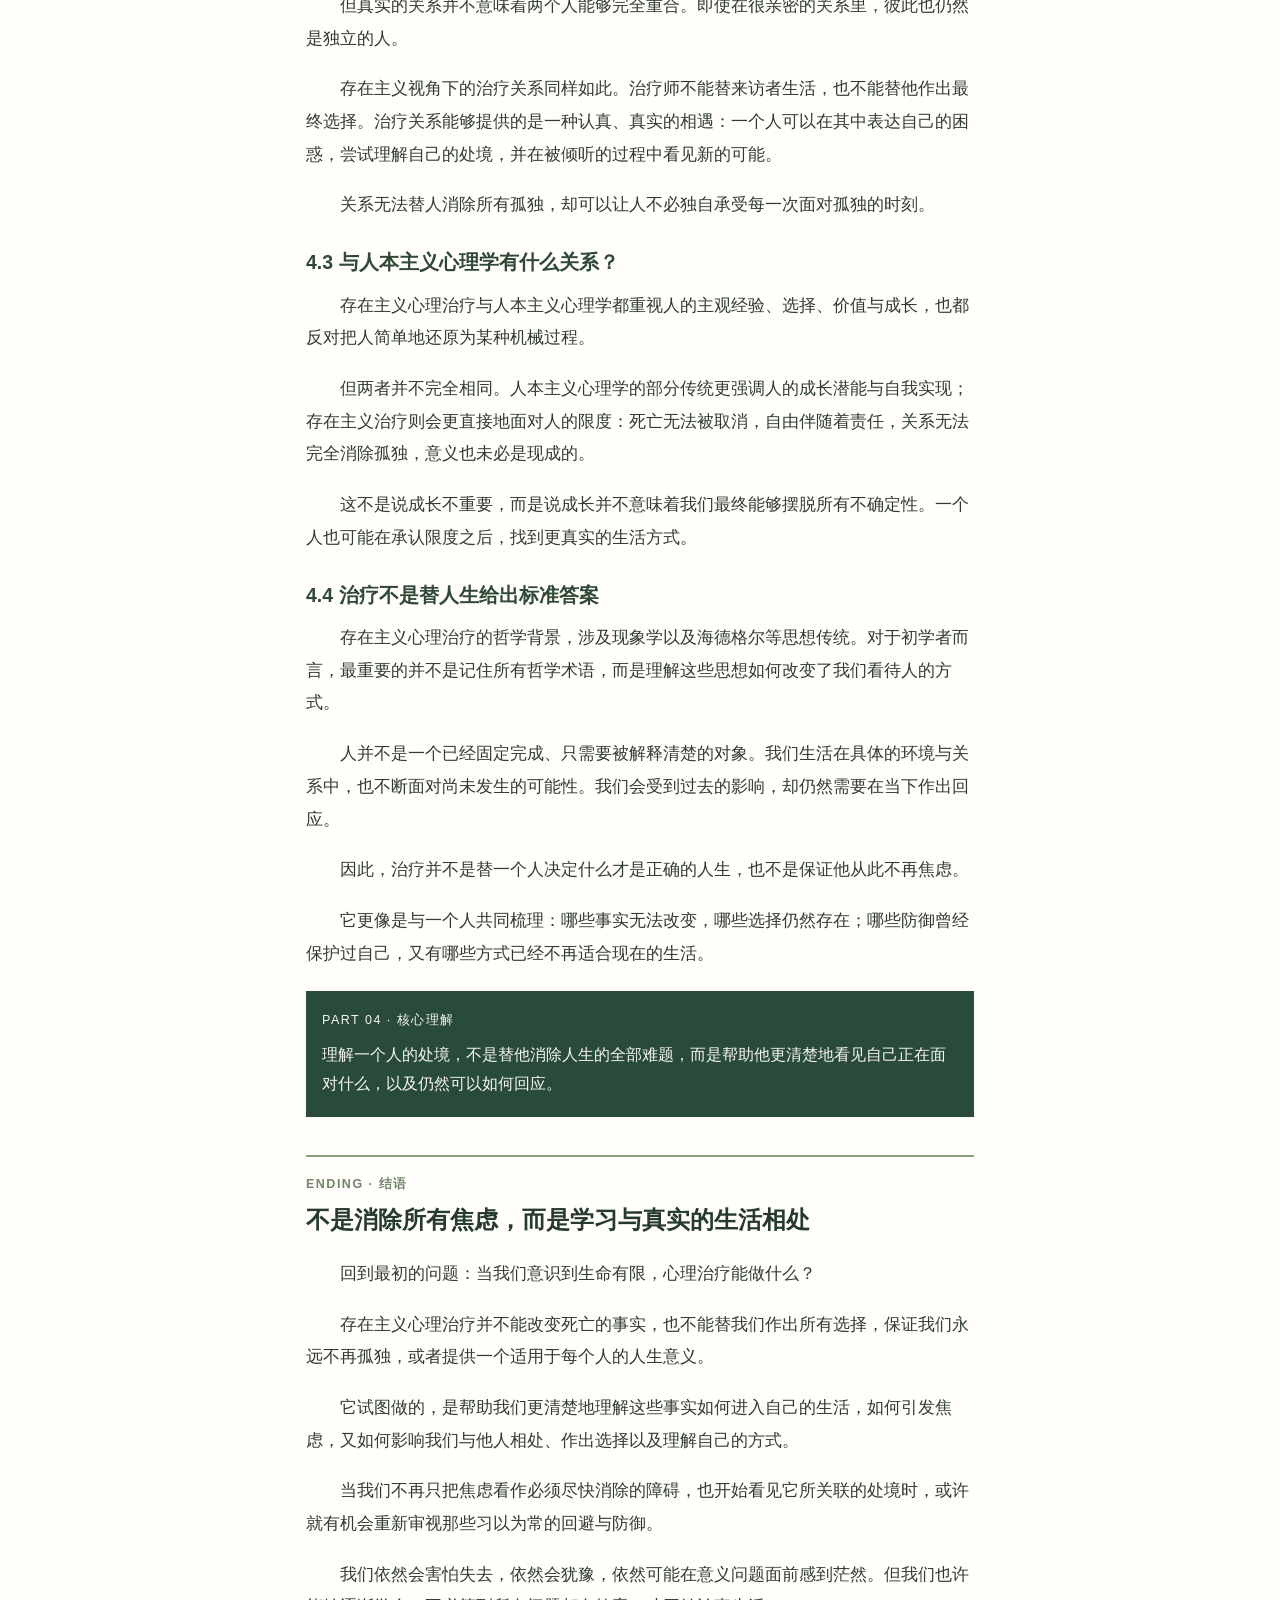
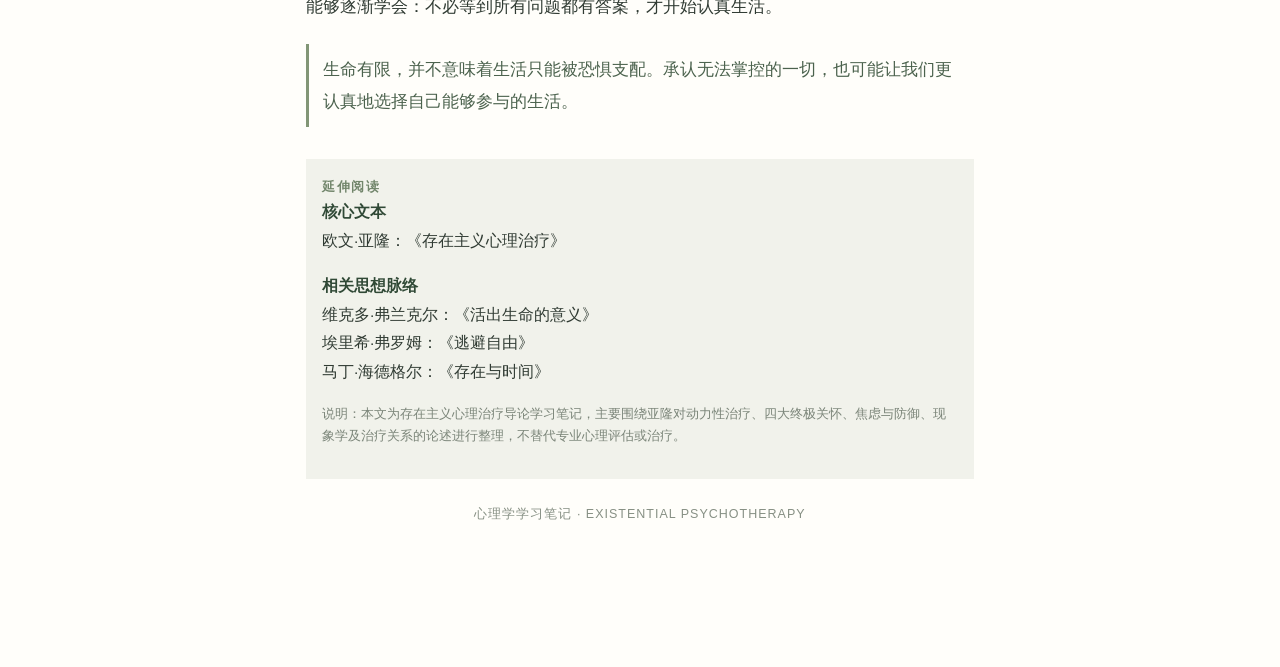
<file: TIWAI.html>
<!DOCTYPE html>
<html lang="zh-CN">
<head>
<meta charset="UTF-8">
<meta name="viewport" content="width=device-width, initial-scale=1.0, viewport-fit=cover">
<meta name="theme-color" content="#fffefa">
<title>存在主义心理治疗导论笔记</title>
<style>
:root{
  --fs-body:  clamp(16px, 4.4vw, 17.2px);
  --fs-note:  clamp(14px, 4vw, 15.5px);
  --fs-meta:  clamp(11.5px, 3.3vw, 12.5px);
  --fs-h1:    clamp(23px, 6.6vw, 29px);
  --fs-h2:    clamp(20px, 5.7vw, 23.5px);
  --fs-h3:    clamp(17px, 4.9vw, 19.5px);
  --lh-body:  1.9;
}
*{box-sizing:border-box}
html,body{margin:0;padding:0;background:#fffefa;-webkit-text-size-adjust:100%;text-size-adjust:100%}
body{
  color:#303b33;
  font-family:-apple-system,BlinkMacSystemFont,"PingFang SC","HarmonyOS Sans SC","Noto Sans CJK SC","Source Han Sans SC","Microsoft YaHei",sans-serif;
  font-size:var(--fs-body);line-height:var(--lh-body);
  -webkit-font-smoothing:antialiased;-moz-osx-font-smoothing:grayscale;
  overflow-wrap:break-word;-webkit-tap-highlight-color:transparent;
  padding-bottom:96px;
}
.article{width:100%;max-width:720px;margin:0 auto;padding:clamp(20px,5.4vw,34px) clamp(16px,4.8vw,26px) clamp(30px,6.6vw,46px)}
.eyebrow{font-size:var(--fs-meta);line-height:1.7;letter-spacing:.1em;color:#71836d;margin-bottom:10px}
h1{font-size:var(--fs-h1);line-height:1.45;font-weight:700;color:#263b2d;margin:0 0 12px;overflow-wrap:anywhere}
.subtitle{font-size:var(--fs-note);line-height:1.75;color:#6c7b6a;margin-bottom:20px}
.rule{height:1px;background:#e4e5dc;margin:0 0 20px}
p{font-size:var(--fs-body);line-height:var(--lh-body);margin:0 0 1.05em;text-indent:2em}
p.no-indent{text-indent:0}
strong{color:#304936;font-weight:700}
h2{font-size:var(--fs-h2);line-height:1.52;font-weight:700;color:#263b2d;margin:8px 0 18px;overflow-wrap:anywhere}
h3{font-size:var(--fs-h3);line-height:1.62;font-weight:700;color:#304936;margin:26px 0 10px;overflow-wrap:anywhere}
.part{margin-top:clamp(30px,8vw,38px);padding-top:17px;border-top:2px solid #8b9c7f}
.part-label,.contents-label,.reading-label{font-size:var(--fs-meta);line-height:1.7;letter-spacing:.12em;font-weight:700;color:#71856a}
.intro-box,.note-box{padding:clamp(13px,4vw,16px);margin:clamp(20px,5vw,22px) 0;background:#f1f2eb;border-left:3px solid #7d9274;font-size:var(--fs-note);line-height:1.85}
.intro-box p,.note-box p{font-size:var(--fs-note);line-height:1.85;margin-bottom:10px}
.intro-box p:last-child,.note-box p:last-child{margin-bottom:0}
.contents{margin:24px 0 clamp(28px,6vw,32px);padding:clamp(15px,4.2vw,18px) clamp(13px,4vw,16px);background:#f7f7f1}
.contents-item{font-size:var(--fs-note);line-height:1.75;margin:10px 0 3px;text-indent:0}
.contents-item b{color:#6c8666}
.contents-sub{padding-left:clamp(18px,5vw,24px);margin-bottom:9px;font-size:clamp(12.5px,3.6vw,13.5px);line-height:1.75;color:#7d857a}
.pullquote{font-size:clamp(15.5px,4.4vw,17px);line-height:1.85;color:#4b624d;border-left:3px solid #829676;padding:10px 14px;margin:21px 0}
.formula,.four-points{padding:clamp(14px,4vw,16px) clamp(12px,3.6vw,14px);margin:21px 0;background:#f1f2eb;overflow-wrap:anywhere}
.formula{text-align:center}
.formula .small-label,.four-points .label{font-size:var(--fs-meta);letter-spacing:.08em;color:#74846e;margin-bottom:7px}
.four-points p{font-size:var(--fs-note);line-height:1.95;text-indent:0;margin:0}
.comparison{margin:18px 0;border-top:1px solid #dfe3d9}
.comparison-item{padding:14px 0;border-bottom:1px solid #dfe3d9}
.comparison-kicker{font-size:var(--fs-meta);color:#7b8d72;margin-bottom:3px}
.comparison-title{font-size:clamp(15px,4.3vw,16.5px);line-height:1.68;color:#304936;font-weight:700;margin-bottom:6px}
.comparison-item p{font-size:var(--fs-note);line-height:1.85;text-indent:0;margin:0}
.dark-box{padding:clamp(15px,4.4vw,18px) clamp(13px,4vw,16px);margin:22px 0;background:#294b3b;color:#f6f5ee}
.dark-box .dark-label{font-size:var(--fs-meta);letter-spacing:.12em;margin-bottom:7px}
.dark-box p{font-size:var(--fs-note);line-height:1.9;text-indent:0;margin:0;color:#f6f5ee}
.dark-box strong{color:#fffefa}
.reading{margin-top:clamp(26px,6vw,32px);padding:clamp(15px,4.2vw,18px) clamp(13px,4vw,16px);background:#f1f2eb}
.reading p{font-size:var(--fs-note);line-height:1.85;text-indent:0}
.reading .disclaimer{font-size:var(--fs-meta);line-height:1.8;color:#7b8579}
.footer{font-size:var(--fs-meta);line-height:1.8;text-align:center;color:#879084;margin-top:24px;letter-spacing:.08em}

/* ===== 导出工具栏 ===== */
.export-bar{
  position:fixed;left:0;right:0;bottom:0;z-index:999;
  padding:10px 16px calc(10px + env(safe-area-inset-bottom));
  background:linear-gradient(to top,#fffefa 62%,rgba(255,254,250,0));
  display:flex;align-items:center;gap:12px;justify-content:center;
}
.btn-export{
  flex:1;max-width:460px;height:48px;border:none;border-radius:24px;
  background:#294b3b;color:#f6f5ee;font-size:15px;font-weight:700;
  letter-spacing:.06em;font-family:inherit;cursor:pointer;
  box-shadow:0 4px 14px rgba(41,75,59,.24);
  transition:transform .15s,opacity .15s;-webkit-appearance:none;
}
.btn-export:active{transform:scale(.97)}
.btn-export:disabled{opacity:.6;cursor:default}
.export-status{
  position:fixed;left:0;right:0;
  bottom:calc(72px + env(safe-area-inset-bottom));
  text-align:center;font-size:12.5px;line-height:1.6;color:#71836d;
  pointer-events:none;opacity:0;transition:opacity .25s;
  padding:0 16px;
}
.export-status.show{opacity:1}

/* ===== 长图渲染作用域（屏幕外，1:1 不透明） ===== */
.ig-stage{
  position:fixed;
  left:-99999px;
  top:0;
  width:1080px;
  z-index:-9999;
  pointer-events:none;
  opacity:1;
}
.ig-root{
  width:1080px;
  box-sizing:border-box;
  background:#fffefa;
  color:#303b33;
  font-family:-apple-system,BlinkMacSystemFont,"PingFang SC","HarmonyOS Sans SC","Noto Sans CJK SC","Source Han Sans SC","Microsoft YaHei",sans-serif;
  font-size:32px;
  line-height:1.85;
  overflow-wrap:break-word;
  text-align:left;
  padding:80px 90px;
}
.ig-root *{box-sizing:border-box}

.ig-root .eyebrow{font-size:24px;line-height:1.7;letter-spacing:.1em;color:#71836d;margin:0 0 18px}
.ig-root h1{font-size:52px;line-height:1.4;font-weight:700;color:#263b2d;margin:0 0 24px}
.ig-root .subtitle{font-size:27px;line-height:1.7;color:#6c7b6a;margin:0 0 32px}
.ig-root .rule{height:2px;background:#e4e5dc;margin:0 0 32px}
.ig-root p{font-size:32px;line-height:1.9;margin:0 0 26px;text-indent:2em}
.ig-root p.no-indent{text-indent:0}
.ig-root strong{color:#304936;font-weight:700}
.ig-root h2{font-size:46px;line-height:1.45;font-weight:700;color:#263b2d;margin:20px 0 30px}
.ig-root h3{font-size:37px;line-height:1.55;font-weight:700;color:#304936;margin:40px 0 20px}
.ig-root .part{margin-top:56px;padding-top:34px;border-top:4px solid #8b9c7f}
.ig-root .part-label{font-size:22px;line-height:1.7;letter-spacing:.14em;font-weight:700;color:#71856a;margin:0 0 22px}
.ig-root .contents-label,.ig-root .reading-label{font-size:22px;line-height:1.7;letter-spacing:.14em;font-weight:700;color:#71856a;margin:0 0 18px}
.ig-root .intro-box,.ig-root .note-box{padding:34px 34px;margin:0 0 36px;background:#f1f2eb;border-left:8px solid #7d9274;font-size:29px;line-height:1.9}
.ig-root .intro-box p,.ig-root .note-box p{font-size:29px;line-height:1.9;margin:0 0 16px;text-indent:0}
.ig-root .intro-box p:last-child,.ig-root .note-box p:last-child{margin-bottom:0}
.ig-root .contents{padding:38px 34px;margin:0 0 40px;background:#f7f7f1}
.ig-root .contents-item{font-size:29px;line-height:1.75;margin:0 0 8px;text-indent:0}
.ig-root .contents-item b{color:#6c8666}
.ig-root .contents-sub{padding-left:38px;font-size:25px;line-height:1.75;color:#7d857a;margin:0 0 22px}
.ig-root .contents-sub:last-child{margin-bottom:0}
.ig-root .pullquote{font-size:32px;line-height:1.9;color:#4b624d;border-left:8px solid #829676;padding:22px 30px;margin:0 0 36px}
.ig-root .formula,.ig-root .four-points{padding:34px 30px;margin:0 0 36px;background:#f1f2eb}
.ig-root .formula{text-align:center}
.ig-root .formula .small-label,.ig-root .four-points .label{font-size:22px;letter-spacing:.08em;color:#74846e;margin:0 0 16px}
.ig-root .formula > div{font-size:31px;line-height:1.85}
.ig-root .formula div[style]{font-size:22px !important;line-height:1.85 !important;margin-top:16px !important}
.ig-root .four-points p{font-size:30px;line-height:2.05;text-indent:0;margin:0}
.ig-root .comparison{margin:0 0 34px;border-top:2px solid #dfe3d9}
.ig-root .comparison-item{padding:30px 0;border-bottom:2px solid #dfe3d9}
.ig-root .comparison-kicker{font-size:22px;color:#7b8d72;margin:0 0 8px}
.ig-root .comparison-title{font-size:31px;line-height:1.6;color:#304936;font-weight:700;margin:0 0 12px}
.ig-root .comparison-item p{font-size:29px;line-height:1.85;text-indent:0;margin:0}
.ig-root .dark-box{padding:36px 34px;margin:0 0 36px;background:#294b3b;color:#f6f5ee}
.ig-root .dark-box .dark-label{font-size:22px;letter-spacing:.14em;margin:0 0 16px}
.ig-root .dark-box p{font-size:30px;line-height:1.9;text-indent:0;margin:0;color:#f6f5ee}
.ig-root .dark-box strong{color:#fffefa}
.ig-root .reading{margin:0;padding:36px 34px;background:#f1f2eb}
.ig-root .reading p{font-size:29px;line-height:1.85;text-indent:0;margin:0 0 20px}
.ig-root .reading p:last-child{margin-bottom:0}
.ig-root .reading .disclaimer{font-size:22px;line-height:1.8;color:#7b8579}
.ig-root .footer{font-size:22px;line-height:1.8;text-align:center;color:#879084;letter-spacing:.08em;margin:40px 0 0}
</style>
</head>
<body>

<main class="article">
<div class="eyebrow">读懂存在，也读懂焦虑</div>
<h1>当我们意识到生命有限，心理治疗能做什么？</h1>
<div class="subtitle">存在主义心理治疗导论笔记｜死亡、自由、孤独与无意义</div><div class="rule"></div>
<div class="intro-box"><p>我们常常试图消除焦虑，却很少追问：焦虑究竟在提醒我们什么？在存在主义心理治疗中，一些深层的痛苦不只是来自过去的创伤，也可能源于我们正在面对、却尚未真正理解的人生处境。</p></div>
<p>有些问题，似乎无法通过获得更多知识、建立更稳定的关系，或取得更好的成就彻底解决。</p><p>我们知道生命终有尽头；我们知道选择意味着承担责任；我们渴望被理解，却无法让另一个人完全替代自己生活；我们希望人生拥有意义，却不总能找到现成的答案。</p><p>这些并不只是偶然出现的烦恼。它们指向人类存在本身的处境。</p><p><strong>存在主义心理治疗试图从这里开始理解痛苦。</strong></p>
<nav class="contents"><div class="contents-label">CONTENTS / 目录</div><p class="contents-item"><b>01</b>　理论出发点：如何理解人的存在</p><div class="contents-sub">从心理冲突到存在处境，理解这一治疗取向的基本立场</div><p class="contents-item"><b>02</b>　核心问题：人必须面对的存在处境</p><div class="contents-sub">死亡、自由、存在性孤独与无意义，四大终极关怀</div><p class="contents-item"><b>03</b>　心理困扰：焦虑、防御与内在冲突</p><div class="contents-sub">我们为什么逃避某些问题，以及防御如何保护又限制我们</div><p class="contents-item"><b>04</b>　治疗实践：哲学基础与治疗关系</p><div class="contents-sub">理解个体的主观世界，并重新思考治疗中的关系与改变</div></nav>
<section class="part"><div class="part-label">PART 01 · 理论出发点</div><h2>理论出发点：如何理解人的存在</h2>
<p>当我们感到焦虑时，通常会试着找到一个明确的原因。</p><p>是不是工作出了问题？是不是关系不够稳定？是不是过去的某段经历一直没有得到解决？</p><p>这些追问当然重要。但有时，眼前的问题已经得到解决，焦虑却没有完全消失；一种困扰刚刚缓解，另一种困扰又出现了。</p><p>这时，我们或许需要把视线从具体事件稍稍移开，看看事件背后更深的冲突。</p><div class="pullquote">心理困扰不一定只来自某件事出了问题，也可能与我们如何面对生命本身有关。</div>
<h3>1.1 为什么它仍然是一种“动力性”治疗？</h3><p>在心理治疗中，“动力性”并不是说治疗过程有多么激烈，而是强调：人的心理生活中存在着不同的力量，它们可能彼此冲突，而我们未必总能清楚意识到冲突的来源。</p><p>一个人可能渴望亲密，又害怕受到伤害；希望获得认可，又不愿意被他人的期待束缚；想要改变现状，却又依赖现状带来的安全感。</p><p>当不同的愿望、恐惧与需要相互拉扯时，焦虑便可能出现。为了让自己好受一些，我们也会发展出各种应对方式。</p><p>因此，动力性治疗不只关心一个人“出现了什么症状”，也会追问：这些症状与怎样的内在冲突有关？它们正在帮助这个人回避什么？</p><p>亚隆将存在主义心理治疗界定为一种聚焦于个体存在之关怀的动力性治疗方法。它保留了动力性理解的基本框架，但把关注点进一步放到了人与存在处境之间的冲突上。</p><div class="formula"><div class="small-label">理解心理困扰的一条线索</div><div>内在冲突 <span style="color:#8a9a80">→</span> 焦虑 <span style="color:#8a9a80">→</span> 防御与应对</div><div style="margin-top:7px;color:#7d857a;font-size:12px;line-height:1.8">重点不只是症状本身，也包括症状背后的心理动力。</div></div>
<h3>1.2 不同的心理治疗理论，如何理解冲突？</h3><p>如果把心理困扰看作冲突的结果，那么接下来就会出现一个问题：冲突究竟发生在哪里？不同的心理治疗理论，对这个问题有不同的回答。</p><div class="comparison"><div class="comparison-item"><div class="comparison-kicker">第一种视角</div><div class="comparison-title">弗洛伊德：本能与内在结构的冲突</div><p>这一模型关注驱力、现实要求与内化的道德规范之间的矛盾，也重视早期经历如何参与塑造成年后的心理生活。</p></div><div class="comparison-item"><div class="comparison-kicker">第二种视角</div><div class="comparison-title">新弗洛伊德人际模型：成长与安全的冲突</div><p>这一模型更重视人际环境。一个人既希望成长、发展自己，又需要安全感、接纳与认可。当两者无法兼顾时，内在冲突便可能逐渐形成。</p></div><div class="comparison-item"><div class="comparison-kicker">第三种视角</div><div class="comparison-title">存在主义模型：人与存在处境的冲突</div><p>除了本能与关系，存在主义还关注那些无法由个人意愿彻底消除的事实：人会死亡，必须作出选择，无法完全摆脱孤独，也未必能从世界中获得现成的意义。</p></div></div><p>这并不意味着三种理论必须相互排斥。它们的区别在于解释心理冲突时，各自把焦点放在什么地方。</p><p>存在主义视角的特别之处，是把那些看似抽象的人生问题，放进了理解心理痛苦的框架之中。</p>
<h3>1.3 当问题无法被彻底解决，我们还能做什么？</h3><p>有些困扰可以通过行动得到改善。我们可以学习新的技能，修复一段关系，调整生活方式，或者为自己争取更好的环境。</p><p>但另一些问题并不会因为我们做得足够好就彻底消失。</p><p>我们可以努力生活，却无法让生命变得无限长；可以认真选择，却无法提前确认每个决定的结果；可以与他人建立深刻的关系，却无法让另一个人完全体验自己的内心。</p><p>面对这些事实，人可能感到无力、恐惧，也可能试着不去想它们。忙碌、追求成就、依赖确定的答案，都可能在某些时候帮助我们暂时远离不安。</p><p>存在主义心理治疗将其中一些根本问题概括为四大终极关怀：死亡、自由、存在性孤独与无意义。</p><p>它们不是四种疾病，也不是每个人都会以同一种方式经历的四个阶段，而是理解人类存在处境的四个重要维度。</p><div class="dark-box"><div class="dark-label">这一部分的关键</div><p>存在主义心理治疗并不是要用哲学问题取代现实问题，而是提醒我们：有些现实困扰之所以格外深刻，是因为它们触及了更根本的存在处境。</p></div><p>当我们开始理解这些处境，下一步就不再只是问“我为什么这么焦虑”，还可以继续追问：这种焦虑与我正在面对的什么有关？我又是如何回应它的？</p></section>
<section class="part"><div class="part-label">PART 02 · 核心问题</div><h2>核心问题：人必须面对的存在处境</h2><p>有时，让人感到不安的并不是眼前发生了什么，而是某个瞬间，我们忽然意识到一件早就知道、却很少认真面对的事情。</p><p>比如，看到重要的人逐渐老去；在一个重大决定面前，发现没有人能替自己承担后果；在人群中感到无法被真正理解；或者在实现了曾经追求的目标之后，依然不知道接下来该往哪里走。</p><p>这些经验并不相同，却可能把人带向相似的追问：生命究竟意味着什么？我们能掌握多少？人与人之间能够靠近到什么程度？</p><p>亚隆将这些问题归纳为四大终极关怀。</p>
<h3>2.1 死亡：知道生命有限，却仍然渴望活下去</h3><p>我们知道死亡终将到来，但真正面对它时，往往仍会本能地抗拒。</p><p>我们可能不愿意谈论衰老，不愿意想象失去所爱的人，也可能把日程排得满满当当，让自己没有时间停下来思考生命的有限性。</p><p>这些反应并不必然意味着问题。对死亡的恐惧本身是可以理解的，而日常生活也确实需要我们暂时把它放在一边。</p><p>但当回避变得僵化，死亡焦虑就可能以其他形式影响生活，例如对疾病和危险的过度担忧，对控制的强烈需求，或者持续追逐成就，希望借此获得某种不会消失的确定感。</p><div class="pullquote">死亡意识带来的问题，不只是“我们终将失去什么”，也包括“既然时间有限，我想怎样生活”。</div><p>存在主义视角并不要求人时时刻刻想着死亡。它更关心的是：当我们承认生命有限时，是否有机会重新看待自己的优先次序，把时间留给真正重要的人与事。</p>
<h3>2.2 自由：没有人能替你完成自己的选择</h3><p>自由通常听起来令人向往。我们希望拥有更多选择，希望不被限制，希望能决定自己的人生。</p><p>但选择也意味着另一面：没有人能提前保证结果，也没有一份完美的答案可以替我们承担责任。</p><p>有时，我们迟迟无法作出决定，并不是因为选项太少，而是因为每一个选项都包含不确定性。选了这一条路，就意味着暂时放下其他可能；听从自己的愿望，也可能需要面对他人的失望。</p><p>于是，人可能把决定交给权威、习俗或周围人的期待，也可能反复权衡，直到什么都没有发生。</p><p>这些方式有时能减轻焦虑，却也可能让一个人逐渐远离自己的意愿。</p><p>存在主义对自由的理解，不是说每个人都能随心所欲。我们确实受到身体、环境、关系与社会条件的限制。但即使选择空间有限，人仍可能需要思考：在现有处境中，我能承担什么，又愿意为哪些事情负责？</p>
<h3>2.3 存在性孤独：即使相爱，也无法完全替代彼此</h3><p>孤独并不总是因为身边没有人。</p><p>有时，我们拥有朋友、伴侣和家人，也能在日常生活中得到陪伴，却依然觉得某些感受无法被完整理解。我们可以努力表达，但别人终究只能从自己的经验出发理解我们。</p><p>亚隆区分了人际孤独、内心孤独与存在性孤独。人际孤独与缺少联系有关；内心孤独指向一个人与自身情感、愿望之间的隔阂；存在性孤独则涉及更根本的处境——每个人都以自己的方式生活，最终的选择与死亡也无法由他人代替。</p><p>这并不意味着人与人之间的理解毫无意义。恰恰相反，承认彼此无法完全重合，才能看见真实关系的价值。</p><p>关系无法让我们彻底摆脱孤独，却可以让我们在不必完全相同的情况下，依然愿意靠近彼此。</p>
<h3>2.4 无意义：如果没有现成答案，生活还可以如何继续？</h3><p>我们希望生活有方向，希望付出能够通向某种值得追求的结果，也希望自己的经历能够被放进一个说得通的故事里。</p><p>但人生并不总是按照预想展开。曾经认定的目标可能不再重要，努力未必得到回报，熟悉的价值体系也可能在某个阶段失去说服力。</p><p>当原有的答案不再有效时，人可能陷入一种空洞感：既不知道自己真正想要什么，也不知道接下来应该为什么继续努力。</p><p>存在主义面对无意义问题时，并不把意义当作一份所有人都能直接领取的标准答案。亚隆更强调投入生活本身：关系、创造、行动与参与，都可能成为意义形成的过程。</p><p>这不是要求人停止思考人生，而是提醒我们，意义有时并不是在生活之外先被找到，再用来指导生活；它也可能在我们真正参与生活的过程中逐渐形成。</p><div class="four-points"><div class="label">四大终极关怀 · 一页记忆</div><p><strong>死亡</strong>：生命有限，而我们仍然渴望继续生活。<br><strong>自由</strong>：必须选择，也必须面对选择的责任。<br><strong>存在性孤独</strong>：可以与人相遇，却无法完全替代彼此。<br><strong>无意义</strong>：没有现成答案时，仍需要参与并创造生活。</p></div><p>四大终极关怀并不是彼此孤立的。对生命有限的觉察可能改变我们的选择；选择会带来责任；人与人的关系既能缓解孤独，也无法消除每个人独自生活的事实；而我们如何投入生活，又会影响意义感的形成。</p><p>它们共同构成了存在主义心理治疗理解人类处境的重要框架。</p></section>
<section class="part"><div class="part-label">PART 03 · 心理困扰</div><h2>心理困扰：焦虑、防御与内在冲突</h2><p>知道某件事无法避免，并不代表我们就能平静地接受它。</p><p>我们可以在道理上明白生命有限，却依然害怕失去；可以知道决定必须由自己作出，却仍希望有人告诉自己哪条路绝对正确；也可以渴望亲密关系，却在真正靠近时感到不安。</p><p>理解，并不总能立刻消除焦虑。</p>
<h3>3.1 焦虑不只是一个需要被消除的信号</h3><p>在日常生活中，我们常把焦虑看作一种妨碍：它让人犹豫、紧张、难以行动，因此我们希望尽快把它消除。</p><p>但从存在主义动力学来看，焦虑也可能与我们开始意识到某些重要事实有关。它提醒我们，原本依靠的确定性并非牢不可破，我们正在面对某种无法完全控制的处境。</p><p>当然，并不是所有焦虑都源于存在性问题。焦虑也可能与身体状态、现实压力、个人经历及其他心理因素有关。存在主义视角提供的是一种理解路径，而不是对所有心理困扰的单一解释。</p>
<h3>3.2 为什么我们会回避那些不想面对的问题？</h3><p>当某种感受太难承受时，人往往会寻找方式让自己好过一点。</p><p>有人通过不断工作来避免停下来思考，有人把所有注意力放在他人的评价上，有人努力让每件事都处于掌控之中，也有人把决定交给更有权威的人。</p><p>这些反应并不一定是有意识的，也不能简单地归结为软弱。它们可能曾经帮助一个人维持安全感，帮助他度过某段难以应对的时期。</p><p>在动力性治疗中，这类应对可以从防御的角度加以理解：它们试图降低焦虑，让人不必直接面对过于沉重的冲突。</p><p>问题不在于人为什么需要防御，而在于防御是否逐渐变成唯一的生活方式。</p>
<h3>3.3 防御既能保护我们，也可能限制我们</h3><p>一个人暂时不去思考死亡，并不代表他有问题；在压力太大时先把某个问题放一放，也可能是必要的自我保护。</p><p>存在主义视角并不要求人毫无保留地直面所有终极问题。没有人能够始终保持完全的觉察，也没有必要把每一份不安都变成深度思考的对象。</p><p>真正值得留意的是，当回避越来越僵化时，它可能开始影响我们的生活。</p><p>如果一个人只能通过控制一切来获得安全感，那么任何不确定性都可能变得难以忍受；如果一个人总是依赖他人的认可来决定自己的价值，那么他就可能很难听见自己的愿望。</p><p>防御原本是为了减轻痛苦，却可能在长期使用中缩小一个人能够体验、选择与行动的空间。</p><div class="note-box"><p class="no-indent"><strong>理解防御的关键</strong></p><p class="no-indent">治疗的目标不是让人失去所有防御，而是帮助人看见自己正在如何应对焦虑，并逐渐拥有更多选择。</p></div>
<h3>3.4 从“我为什么会这样”到“我正在如何生活”</h3><p>当我们面对心理困扰时，追溯过去可能很重要。早期经历、人际关系与成长环境，都可能影响一个人今天如何理解自己和世界。</p><p>但存在主义动力学也提出另一个方向：除了追问过去发生了什么，我们还可以看看，此时此刻正在发生什么。</p><p>我现在最害怕面对的是什么？我正在用什么方式回避它？这种方式保护了我什么，又让我失去了什么？如果不必立刻消除所有不安，我是否仍然能够作出一个更贴近自己愿望的选择？</p><p>这些问题不会自动带来答案，却可以把注意力从单纯寻找原因，转向理解当下的生活方式。</p><p>存在主义心理治疗并不是否定过去，而是提醒我们：理解过去之外，我们仍然需要面对当下，并思考自己正在走向怎样的未来。</p></section>
<section class="part"><div class="part-label">PART 04 · 治疗实践</div><h2>治疗实践：哲学基础与治疗关系</h2><p>如果存在主义心理治疗关心的是一个人如何面对自己的存在处境，那么治疗就不只是帮助他消除某个症状，也需要理解：这个人生活在怎样的世界里？他如何理解自己、他人，以及那些正在发生的事情？</p><p>同样一件事，对不同的人可能有完全不同的意义。失去工作可能意味着经济压力，也可能意味着身份感的崩塌；一段关系的结束可能意味着孤独，也可能迫使一个人重新面对自己真正想要的生活。</p><p>如果忽略这些差异，只用同一种解释套在每个人身上，就很容易错过痛苦真正发生的地方。</p>
<h3>4.1 先理解一个人的世界，而不是急着替他下结论</h3><p>存在主义治疗重视现象学态度。简单来说，就是在急于解释之前，先尽可能理解一个人如何经验自己的生活。</p><p>当来访者说“我什么都不想做”时，治疗师需要了解的，不只是这句话对应什么症状，还包括它在这个人的生活里意味着什么。</p><p>这句话背后可能有疲惫、失望，也可能有对失败的恐惧，或者一种说不清楚的空洞感。治疗师不能仅凭一句话就确定答案，而需要在对话中逐步澄清。</p><p>理解另一个人的世界，并不意味着必须同意他的每一种看法，也不是要把双方的经验变成完全相同的东西。它意味着尊重：这个人有自己的经历、价值与意义结构，而这些都值得被认真理解。</p>
<h3>4.2 为什么治疗关系本身如此重要？</h3><p>我们有时希望遇到一个足够了解自己的人，最好能够完全明白自己的感受，甚至不必解释就知道我们需要什么。</p><p>但真实的关系并不意味着两个人能够完全重合。即使在很亲密的关系里，彼此也仍然是独立的人。</p><p>存在主义视角下的治疗关系同样如此。治疗师不能替来访者生活，也不能替他作出最终选择。治疗关系能够提供的是一种认真、真实的相遇：一个人可以在其中表达自己的困惑，尝试理解自己的处境，并在被倾听的过程中看见新的可能。</p><p>关系无法替人消除所有孤独，却可以让人不必独自承受每一次面对孤独的时刻。</p>
<h3>4.3 与人本主义心理学有什么关系？</h3><p>存在主义心理治疗与人本主义心理学都重视人的主观经验、选择、价值与成长，也都反对把人简单地还原为某种机械过程。</p><p>但两者并不完全相同。人本主义心理学的部分传统更强调人的成长潜能与自我实现；存在主义治疗则会更直接地面对人的限度：死亡无法被取消，自由伴随着责任，关系无法完全消除孤独，意义也未必是现成的。</p><p>这不是说成长不重要，而是说成长并不意味着我们最终能够摆脱所有不确定性。一个人也可能在承认限度之后，找到更真实的生活方式。</p>
<h3>4.4 治疗不是替人生给出标准答案</h3><p>存在主义心理治疗的哲学背景，涉及现象学以及海德格尔等思想传统。对于初学者而言，最重要的并不是记住所有哲学术语，而是理解这些思想如何改变了我们看待人的方式。</p><p>人并不是一个已经固定完成、只需要被解释清楚的对象。我们生活在具体的环境与关系中，也不断面对尚未发生的可能性。我们会受到过去的影响，却仍然需要在当下作出回应。</p><p>因此，治疗并不是替一个人决定什么才是正确的人生，也不是保证他从此不再焦虑。</p><p>它更像是与一个人共同梳理：哪些事实无法改变，哪些选择仍然存在；哪些防御曾经保护过自己，又有哪些方式已经不再适合现在的生活。</p><div class="dark-box"><div class="dark-label">PART 04 · 核心理解</div><p>理解一个人的处境，不是替他消除人生的全部难题，而是帮助他更清楚地看见自己正在面对什么，以及仍然可以如何回应。</p></div></section>
<section class="part"><div class="part-label">ENDING · 结语</div><h2>不是消除所有焦虑，而是学习与真实的生活相处</h2><p>回到最初的问题：当我们意识到生命有限，心理治疗能做什么？</p><p>存在主义心理治疗并不能改变死亡的事实，也不能替我们作出所有选择，保证我们永远不再孤独，或者提供一个适用于每个人的人生意义。</p><p>它试图做的，是帮助我们更清楚地理解这些事实如何进入自己的生活，如何引发焦虑，又如何影响我们与他人相处、作出选择以及理解自己的方式。</p><p>当我们不再只把焦虑看作必须尽快消除的障碍，也开始看见它所关联的处境时，或许就有机会重新审视那些习以为常的回避与防御。</p><p>我们依然会害怕失去，依然会犹豫，依然可能在意义问题面前感到茫然。但我们也许能够逐渐学会：不必等到所有问题都有答案，才开始认真生活。</p><div class="pullquote">生命有限，并不意味着生活只能被恐惧支配。承认无法掌控的一切，也可能让我们更认真地选择自己能够参与的生活。</div></section>
<div class="reading"><div class="reading-label">延伸阅读</div><p><strong>核心文本</strong><br>欧文·亚隆：《存在主义心理治疗》</p><p><strong>相关思想脉络</strong><br>维克多·弗兰克尔：《活出生命的意义》<br>埃里希·弗罗姆：《逃避自由》<br>马丁·海德格尔：《存在与时间》</p><p class="disclaimer">说明：本文为存在主义心理治疗导论学习笔记，主要围绕亚隆对动力性治疗、四大终极关怀、焦虑与防御、现象学及治疗关系的论述进行整理，不替代专业心理评估或治疗。</p></div><div class="footer">心理学学习笔记 · EXISTENTIAL PSYCHOTHERAPY</div>
</main>

<!-- 屏幕外渲染舞台 -->
<div class="ig-stage" id="igStage" aria-hidden="true"></div>

<div class="export-status" id="exportStatus"></div>
<div class="export-bar">
  <button class="btn-export" id="btnExport">一键导出整篇长图（1080 宽）</button>
</div>

<script>
(function(){
'use strict';

var PAGE_W = 1080;
var MAX_H  = 32000; // 单张 canvas 安全高度上限

var stage    = document.getElementById('igStage');
var btn      = document.getElementById('btnExport');
var statusEl = document.getElementById('exportStatus');
var busy     = false;

function setStatus(text, show){
  statusEl.textContent = text || '';
  statusEl.classList.toggle('show', !!show);
}

function sleep(ms){ return new Promise(function(r){ setTimeout(r, ms); }); }

function loadScript(src){
  return new Promise(function(resolve, reject){
    if (window.html2canvas) return resolve();
    var s = document.createElement('script');
    s.src = src;
    s.onload = function(){
      window.html2canvas ? resolve() : reject(new Error('html2canvas 加载异常'));
    };
    s.onerror = function(){ reject(new Error('无法加载 html2canvas，请检查网络')); };
    document.head.appendChild(s);
  });
}

function downloadBlob(blob, name){
  var url = URL.createObjectURL(blob);
  var a = document.createElement('a');
  a.href = url;
  a.download = name;
  a.style.display = 'none';
  document.body.appendChild(a);
  a.click();
  setTimeout(function(){
    URL.revokeObjectURL(url);
    if (a.parentNode) a.parentNode.removeChild(a);
  }, 4000);
}

/* ============ 构建长图容器 ============ */
function buildLongNode(){
  var src = document.querySelector('.article');
  var wrap = document.createElement('div');
  wrap.className = 'ig-root';
  // 逐个子节点克隆，保持原有顺序与结构
  Array.prototype.slice.call(src.children).forEach(function(el){
    wrap.appendChild(el.cloneNode(true));
  });
  return wrap;
}

/* ============ 导出长图 ============ */
btn.addEventListener('click', async function(){
  if (busy) return;
  busy = true;
  btn.disabled = true;

  try{
    setStatus('准备渲染引擎…', true);
    await loadScript('https://cdnjs.cloudflare.com/ajax/libs/html2canvas/1.4.1/html2canvas.min.js');
    await sleep(50);

    setStatus('正在拼合整篇…', true);

    // 清空并放入长图节点
    while (stage.firstChild) stage.removeChild(stage.firstChild);
    var longNode = buildLongNode();
    stage.appendChild(longNode);

    // 等待字体
    if (document.fonts && document.fonts.ready){
      try { await document.fonts.ready; } catch(e){}
    }
    await sleep(80);

    // 测量真实高度
    var realH = longNode.scrollHeight;
    if (realH > MAX_H){
      throw new Error('内容过长（约 ' + realH + 'px），超出单张图片上限。建议改为分页导出。');
    }

    setStatus('正在渲染 ' + PAGE_W + ' × ' + realH + ' 像素…', true);
    await sleep(30);

    var canvas = await window.html2canvas(longNode, {
      width: PAGE_W,
      height: realH,
      backgroundColor: '#fffefa',
      scale: 1,
      logging: false,
      useCORS: true,
      allowTaint: false,
      windowWidth: PAGE_W,
      windowHeight: realH,
      scrollX: 0,
      scrollY: 0
    });

    setStatus('正在生成图片…', true);
    var blob = await new Promise(function(res, rej){
      try{
        canvas.toBlob(function(b){
          b ? res(b) : rej(new Error('canvas.toBlob 返回空'));
        }, 'image/jpeg', 0.95);
      }catch(err){
        rej(err);
      }
    });

    var stamp = Date.now().toString().slice(-6);
    downloadBlob(blob, '存在主义心理治疗_长图_' + stamp + '.jpg');

    setStatus('长图已导出（' + PAGE_W + '×' + realH + '），请到相册/下载查看', true);
    setTimeout(function(){ setStatus('', false); }, 5000);

  }catch(err){
    console.error(err);
    setStatus('导出失败：' + (err && err.message ? err.message : '未知错误'), true);
    setTimeout(function(){ setStatus('', false); }, 6000);
  }finally{
    busy = false;
    btn.disabled = false;
    while (stage.firstChild) stage.removeChild(stage.firstChild);
  }
});

})();
</script>
</body>
</html>
</file>
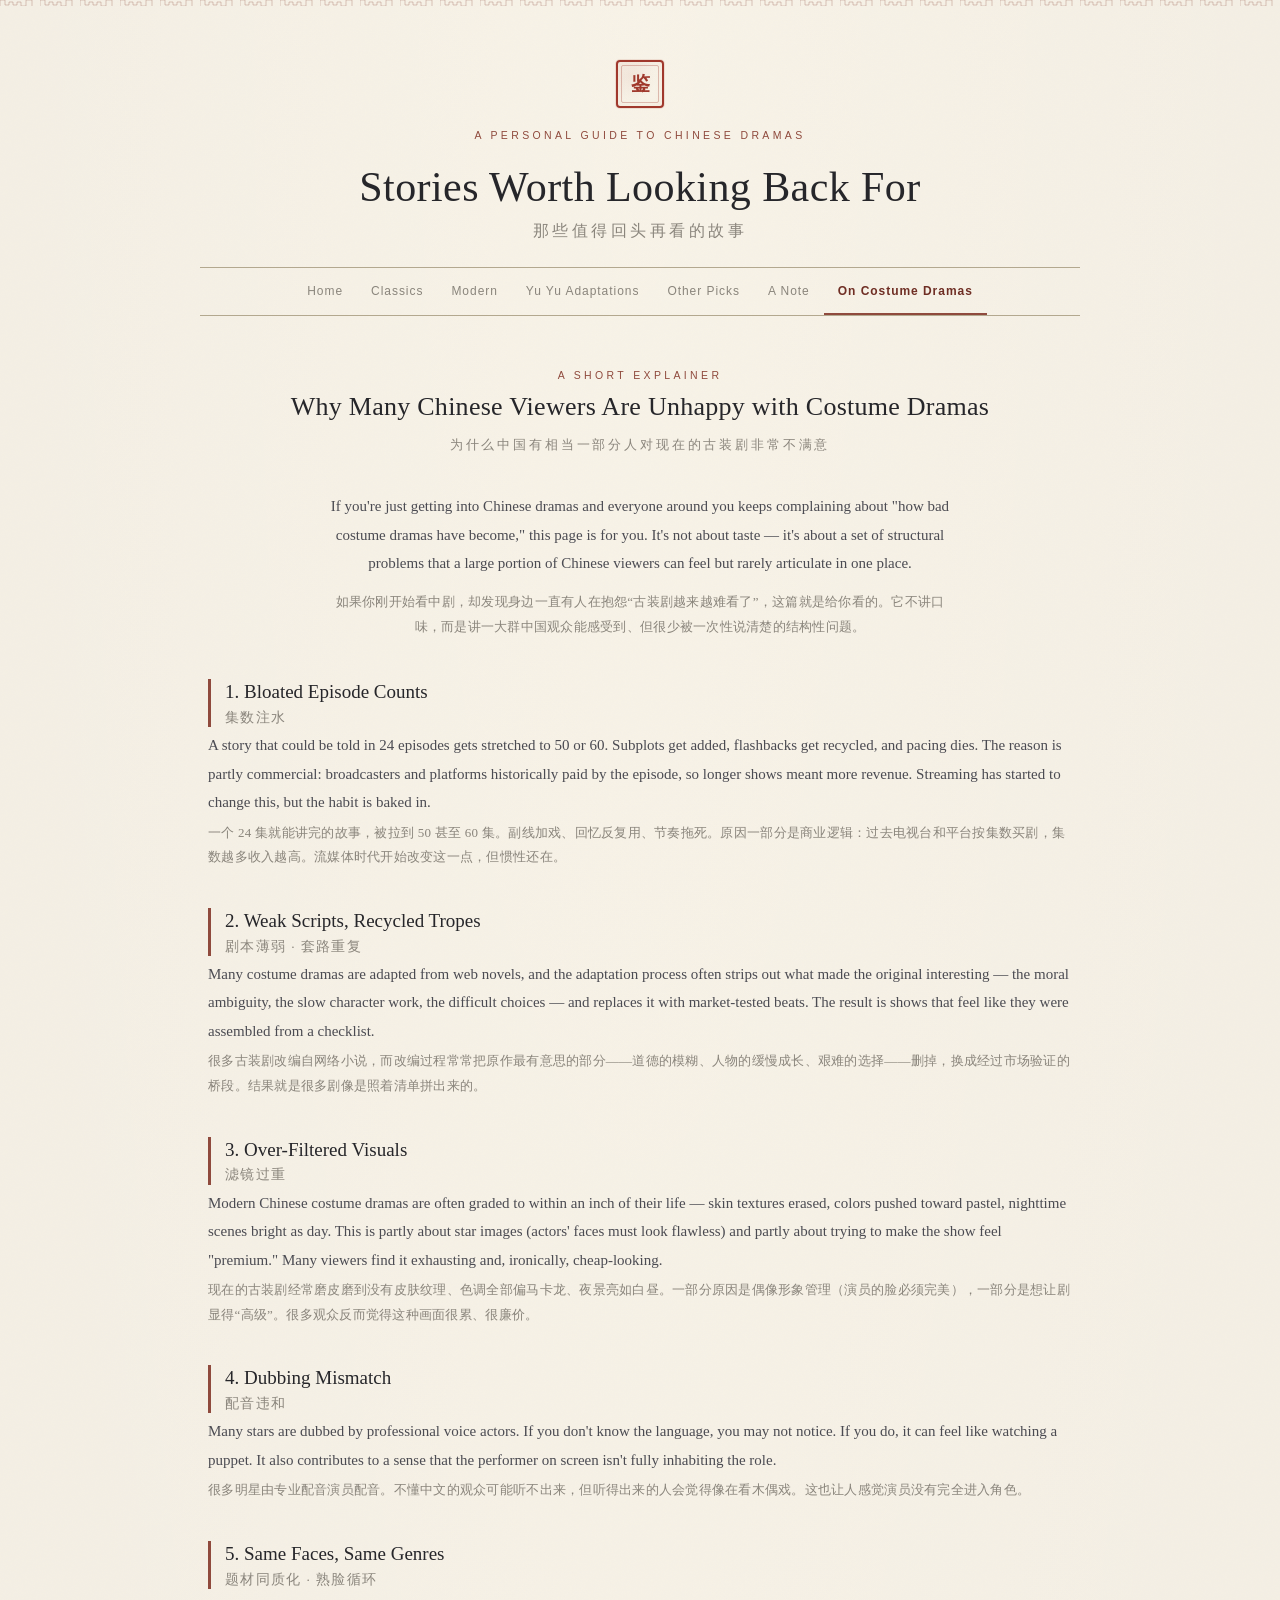
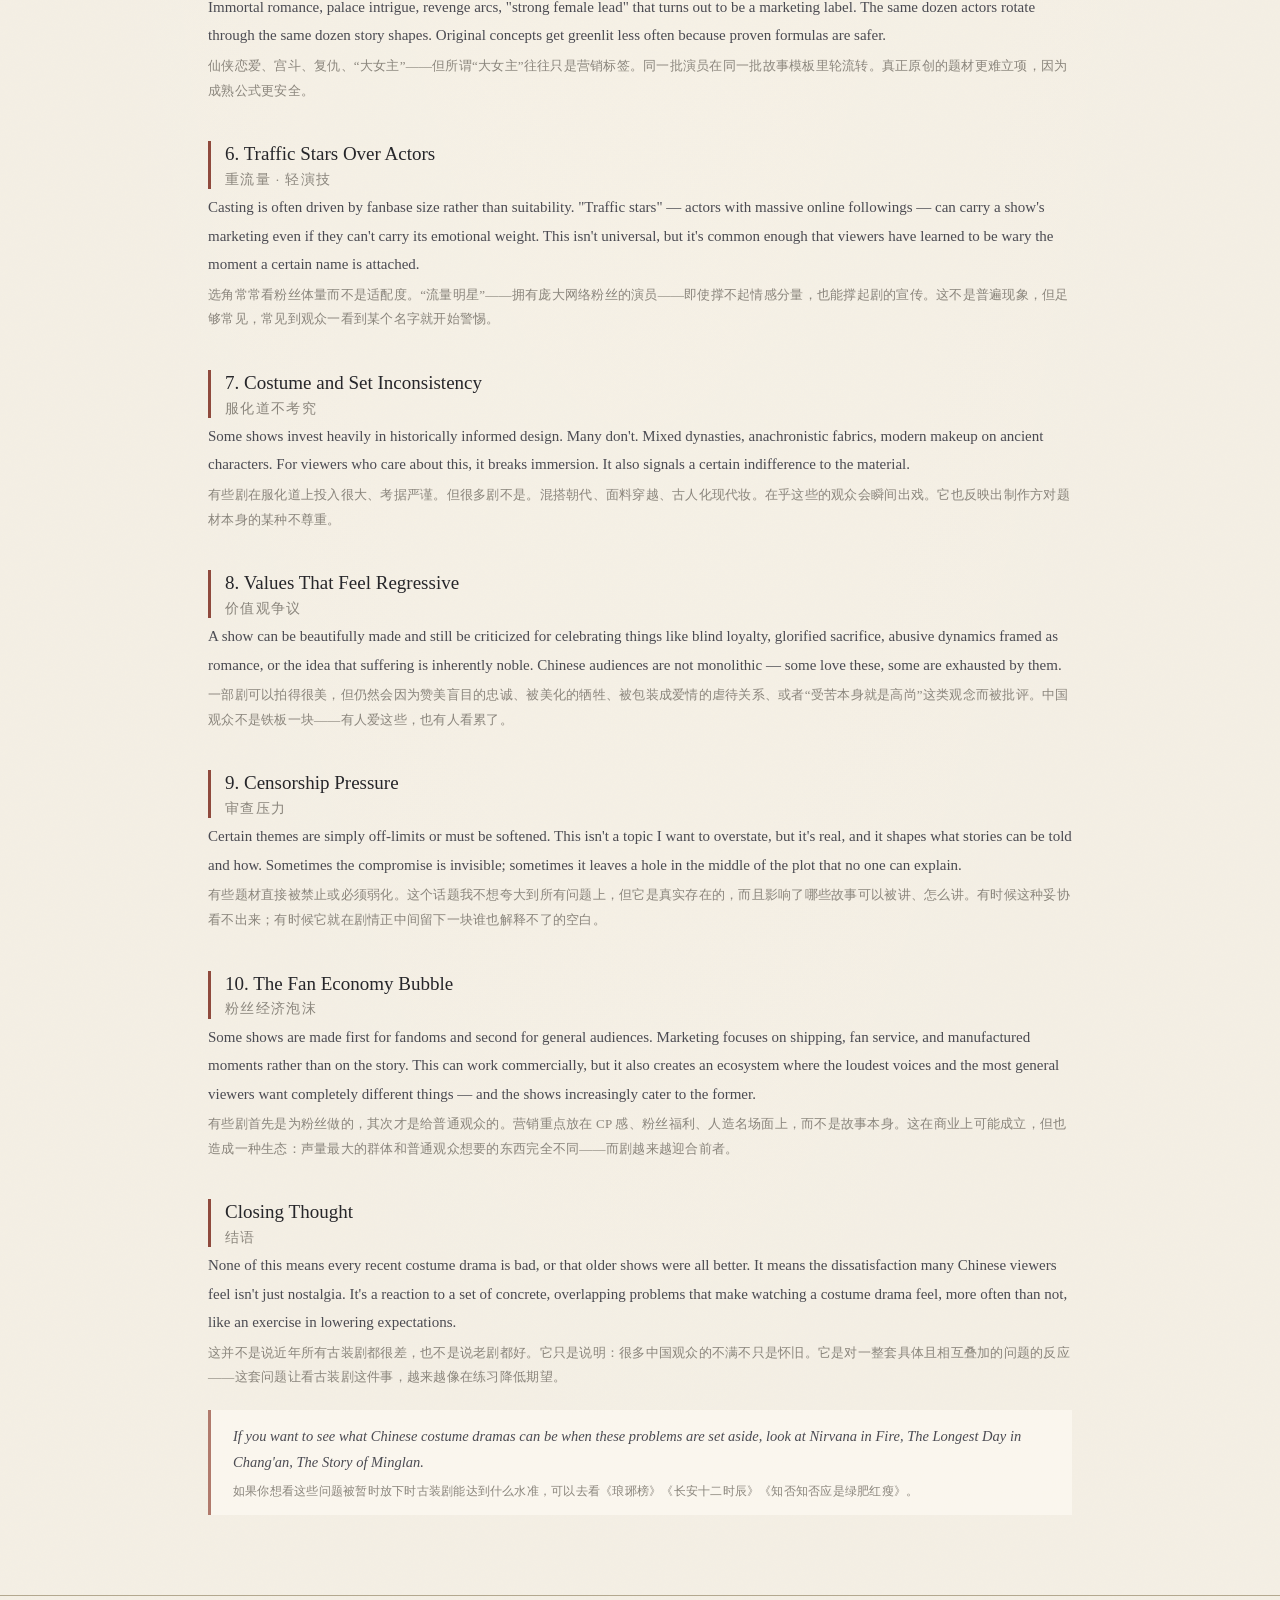
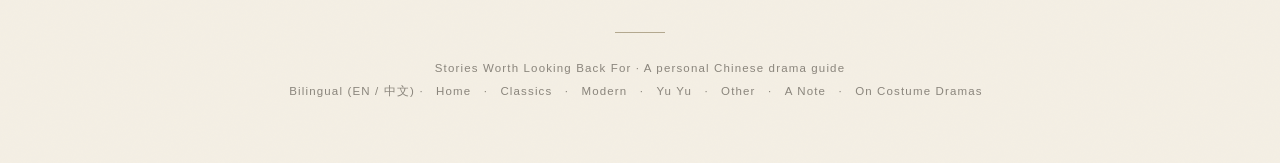
<file: why-costume-dramas.html>
<!-- ============================================================
     why-costume-dramas.html —— 科普：为什么很多中国观众对现在的古装剧不满意
     ============================================================ -->
<!doctype html>
<html lang="en">
<head>
<meta charset="utf-8">
<meta name="viewport" content="width=device-width, initial-scale=1">
<title>Why Many Chinese Viewers Are Unhappy with Costume Dramas · Stories Worth Looking Back For</title>
<link rel="stylesheet" href="styles.css">
</head>
<body>

<header>
  <div class="wrap">
    <div class="seal-mark">鉴</div>
    <div class="eyebrow">A Personal Guide to Chinese Dramas</div>
    <h1>Stories Worth Looking Back For</h1>
    <div class="cn-h1">那些值得回头再看的故事</div>
    <nav class="main-nav">
      <a href="index.html">Home</a>
      <a href="classics.html">Classics</a>
      <a href="modern.html">Modern</a>
      <a href="yuyu.html">Yu Yu Adaptations</a>
      <a href="other.html">Other Picks</a>
      <a href="note.html">A Note</a>
      <a href="why-costume-dramas.html" class="active">On Costume Dramas</a>
    </nav>
  </div>
</header>

<main class="wrap">

  <section class="article">
    <div class="eyebrow" style="text-align:center;display:block;margin-top:50px;">A Short Explainer</div>
    <h2>Why Many Chinese Viewers Are Unhappy with Costume Dramas</h2>
    <div class="cn-h2">为什么中国有相当一部分人对现在的古装剧非常不满意</div>

    <p style="text-align:center;max-width:620px;margin:0 auto 12px;">If you're just getting into Chinese dramas and everyone around you keeps complaining about "how bad costume dramas have become," this page is for you. It's not about taste — it's about a set of structural problems that a large portion of Chinese viewers can feel but rarely articulate in one place.</p>
    <p class="cn-sub" style="text-align:center;max-width:620px;margin:0 auto 40px;">如果你刚开始看中剧，却发现身边一直有人在抱怨“古装剧越来越难看了”，这篇就是给你看的。它不讲口味，而是讲一大群中国观众能感受到、但很少被一次性说清楚的结构性问题。</p>

    <h3>1. Bloated Episode Counts<span class="cn-h3">集数注水</span></h3>
    <p>A story that could be told in 24 episodes gets stretched to 50 or 60. Subplots get added, flashbacks get recycled, and pacing dies. The reason is partly commercial: broadcasters and platforms historically paid by the episode, so longer shows meant more revenue. Streaming has started to change this, but the habit is baked in.</p>
    <p class="cn-sub">一个 24 集就能讲完的故事，被拉到 50 甚至 60 集。副线加戏、回忆反复用、节奏拖死。原因一部分是商业逻辑：过去电视台和平台按集数买剧，集数越多收入越高。流媒体时代开始改变这一点，但惯性还在。</p>

    <h3>2. Weak Scripts, Recycled Tropes<span class="cn-h3">剧本薄弱 · 套路重复</span></h3>
    <p>Many costume dramas are adapted from web novels, and the adaptation process often strips out what made the original interesting — the moral ambiguity, the slow character work, the difficult choices — and replaces it with market-tested beats. The result is shows that feel like they were assembled from a checklist.</p>
    <p class="cn-sub">很多古装剧改编自网络小说，而改编过程常常把原作最有意思的部分——道德的模糊、人物的缓慢成长、艰难的选择——删掉，换成经过市场验证的桥段。结果就是很多剧像是照着清单拼出来的。</p>

    <h3>3. Over-Filtered Visuals<span class="cn-h3">滤镜过重</span></h3>
    <p>Modern Chinese costume dramas are often graded to within an inch of their life — skin textures erased, colors pushed toward pastel, nighttime scenes bright as day. This is partly about star images (actors' faces must look flawless) and partly about trying to make the show feel "premium." Many viewers find it exhausting and, ironically, cheap-looking.</p>
    <p class="cn-sub">现在的古装剧经常磨皮磨到没有皮肤纹理、色调全部偏马卡龙、夜景亮如白昼。一部分原因是偶像形象管理（演员的脸必须完美），一部分是想让剧显得“高级”。很多观众反而觉得这种画面很累、很廉价。</p>

    <h3>4. Dubbing Mismatch<span class="cn-h3">配音违和</span></h3>
    <p>Many stars are dubbed by professional voice actors. If you don't know the language, you may not notice. If you do, it can feel like watching a puppet. It also contributes to a sense that the performer on screen isn't fully inhabiting the role.</p>
    <p class="cn-sub">很多明星由专业配音演员配音。不懂中文的观众可能听不出来，但听得出来的人会觉得像在看木偶戏。这也让人感觉演员没有完全进入角色。</p>

    <h3>5. Same Faces, Same Genres<span class="cn-h3">题材同质化 · 熟脸循环</span></h3>
    <p>Immortal romance, palace intrigue, revenge arcs, "strong female lead" that turns out to be a marketing label. The same dozen actors rotate through the same dozen story shapes. Original concepts get greenlit less often because proven formulas are safer.</p>
    <p class="cn-sub">仙侠恋爱、宫斗、复仇、“大女主”——但所谓“大女主”往往只是营销标签。同一批演员在同一批故事模板里轮流转。真正原创的题材更难立项，因为成熟公式更安全。</p>

    <h3>6. Traffic Stars Over Actors<span class="cn-h3">重流量 · 轻演技</span></h3>
    <p>Casting is often driven by fanbase size rather than suitability. "Traffic stars" — actors with massive online followings — can carry a show's marketing even if they can't carry its emotional weight. This isn't universal, but it's common enough that viewers have learned to be wary the moment a certain name is attached.</p>
    <p class="cn-sub">选角常常看粉丝体量而不是适配度。“流量明星”——拥有庞大网络粉丝的演员——即使撑不起情感分量，也能撑起剧的宣传。这不是普遍现象，但足够常见，常见到观众一看到某个名字就开始警惕。</p>

    <h3>7. Costume and Set Inconsistency<span class="cn-h3">服化道不考究</span></h3>
    <p>Some shows invest heavily in historically informed design. Many don't. Mixed dynasties, anachronistic fabrics, modern makeup on ancient characters. For viewers who care about this, it breaks immersion. It also signals a certain indifference to the material.</p>
    <p class="cn-sub">有些剧在服化道上投入很大、考据严谨。但很多剧不是。混搭朝代、面料穿越、古人化现代妆。在乎这些的观众会瞬间出戏。它也反映出制作方对题材本身的某种不尊重。</p>

    <h3>8. Values That Feel Regressive<span class="cn-h3">价值观争议</span></h3>
    <p>A show can be beautifully made and still be criticized for celebrating things like blind loyalty, glorified sacrifice, abusive dynamics framed as romance, or the idea that suffering is inherently noble. Chinese audiences are not monolithic — some love these, some are exhausted by them.</p>
    <p class="cn-sub">一部剧可以拍得很美，但仍然会因为赞美盲目的忠诚、被美化的牺牲、被包装成爱情的虐待关系、或者“受苦本身就是高尚”这类观念而被批评。中国观众不是铁板一块——有人爱这些，也有人看累了。</p>

    <h3>9. Censorship Pressure<span class="cn-h3">审查压力</span></h3>
    <p>Certain themes are simply off-limits or must be softened. This isn't a topic I want to overstate, but it's real, and it shapes what stories can be told and how. Sometimes the compromise is invisible; sometimes it leaves a hole in the middle of the plot that no one can explain.</p>
    <p class="cn-sub">有些题材直接被禁止或必须弱化。这个话题我不想夸大到所有问题上，但它是真实存在的，而且影响了哪些故事可以被讲、怎么讲。有时候这种妥协看不出来；有时候它就在剧情正中间留下一块谁也解释不了的空白。</p>

    <h3>10. The Fan Economy Bubble<span class="cn-h3">粉丝经济泡沫</span></h3>
    <p>Some shows are made first for fandoms and second for general audiences. Marketing focuses on shipping, fan service, and manufactured moments rather than on the story. This can work commercially, but it also creates an ecosystem where the loudest voices and the most general viewers want completely different things — and the shows increasingly cater to the former.</p>
    <p class="cn-sub">有些剧首先是为粉丝做的，其次才是给普通观众的。营销重点放在 CP 感、粉丝福利、人造名场面上，而不是故事本身。这在商业上可能成立，但也造成一种生态：声量最大的群体和普通观众想要的东西完全不同——而剧越来越迎合前者。</p>

    <h3>Closing Thought<span class="cn-h3">结语</span></h3>
    <p>None of this means every recent costume drama is bad, or that older shows were all better. It means the dissatisfaction many Chinese viewers feel isn't just nostalgia. It's a reaction to a set of concrete, overlapping problems that make watching a costume drama feel, more often than not, like an exercise in lowering expectations.</p>
    <p class="cn-sub">这并不是说近年所有古装剧都很差，也不是说老剧都好。它只是说明：很多中国观众的不满不只是怀旧。它是对一整套具体且相互叠加的问题的反应——这套问题让看古装剧这件事，越来越像在练习降低期望。</p>

    <blockquote>
      If you want to see what Chinese costume dramas can be when these problems are set aside, look at <em>Nirvana in Fire</em>, <em>The Longest Day in Chang'an</em>, <em>The Story of Minglan</em>.
      <div class="cn-sub">如果你想看这些问题被暂时放下时古装剧能达到什么水准，可以去看《琅琊榜》《长安十二时辰》《知否知否应是绿肥红瘦》。</div>
    </blockquote>

  </section>

</main>

<footer>
  <div class="wrap">
    Stories Worth Looking Back For · A personal Chinese drama guide<br>
    Bilingual (EN / 中文) · <a href="index.html">Home</a> · <a href="classics.html">Classics</a> · <a href="modern.html">Modern</a> · <a href="yuyu.html">Yu Yu</a> · <a href="other.html">Other</a> · <a href="note.html">A Note</a> · <a href="why-costume-dramas.html">On Costume Dramas</a>
  </div>
</footer>

</body>
</html>
</file>
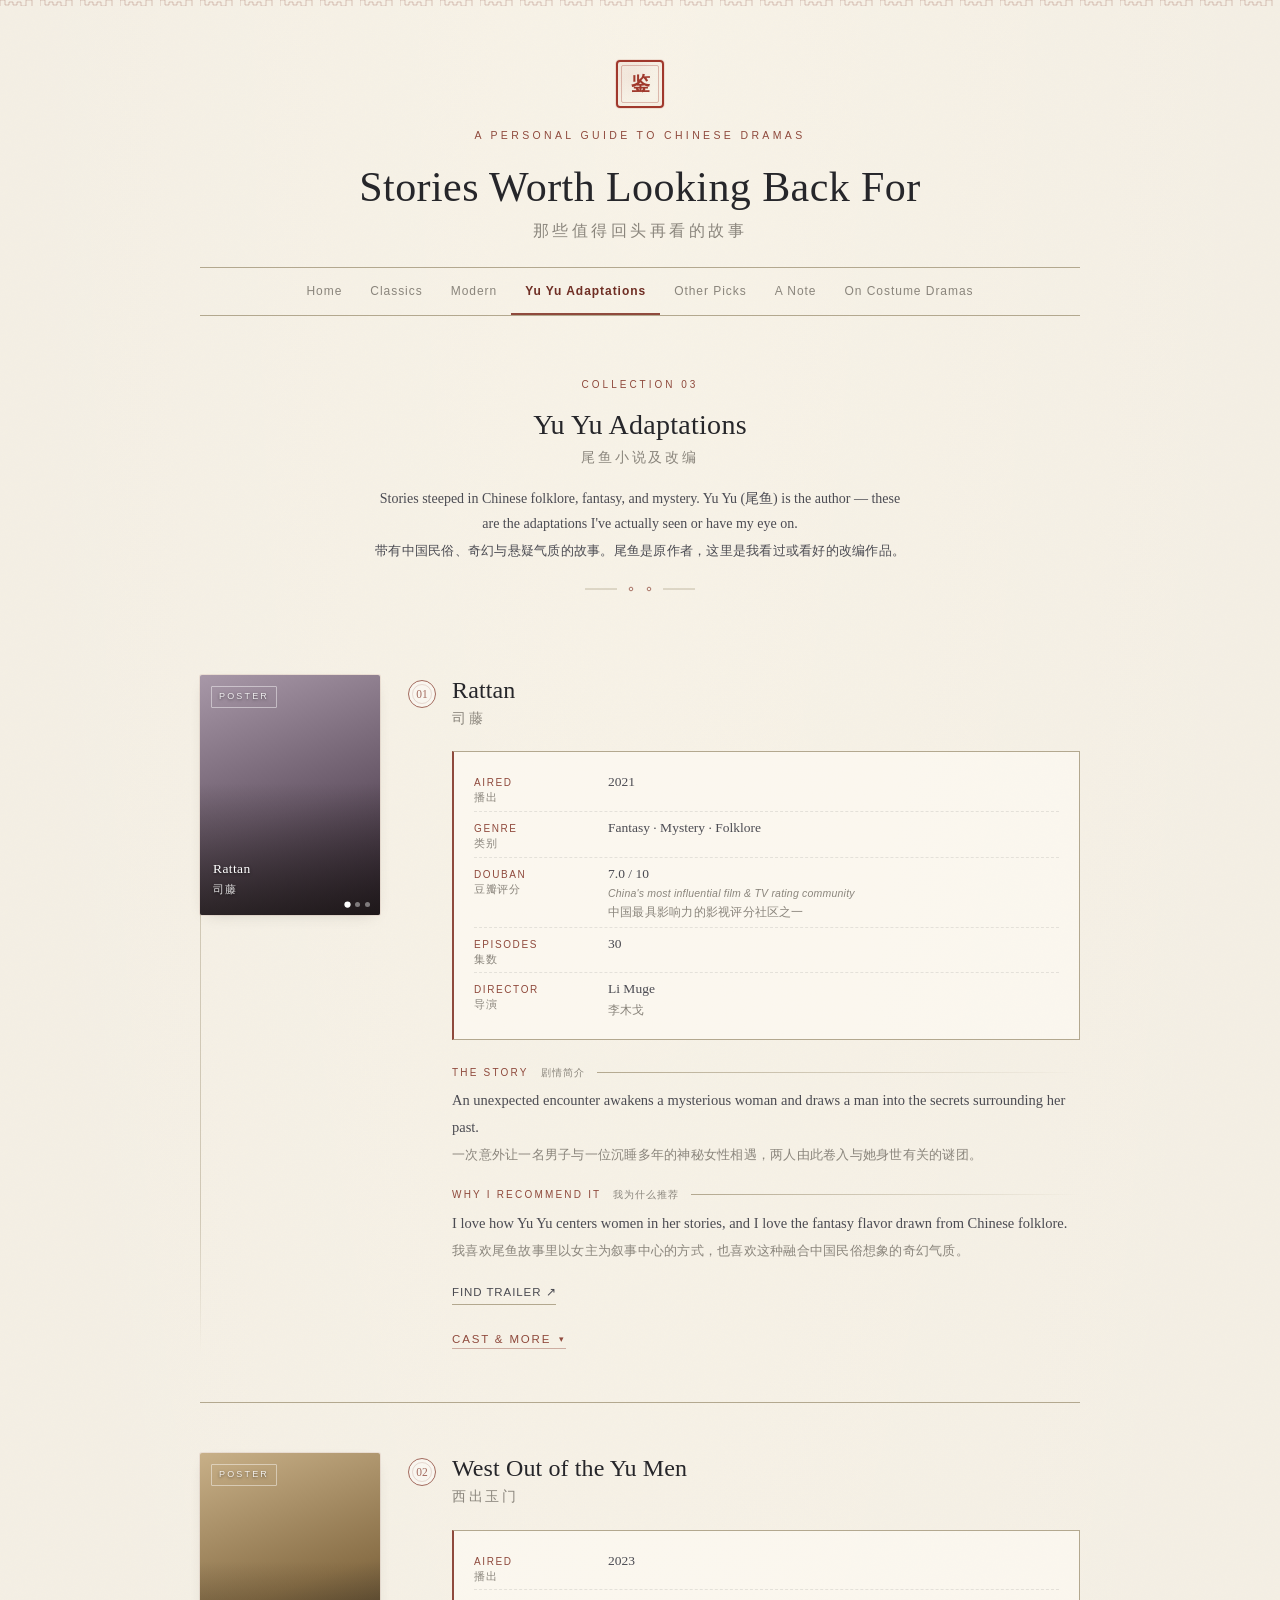
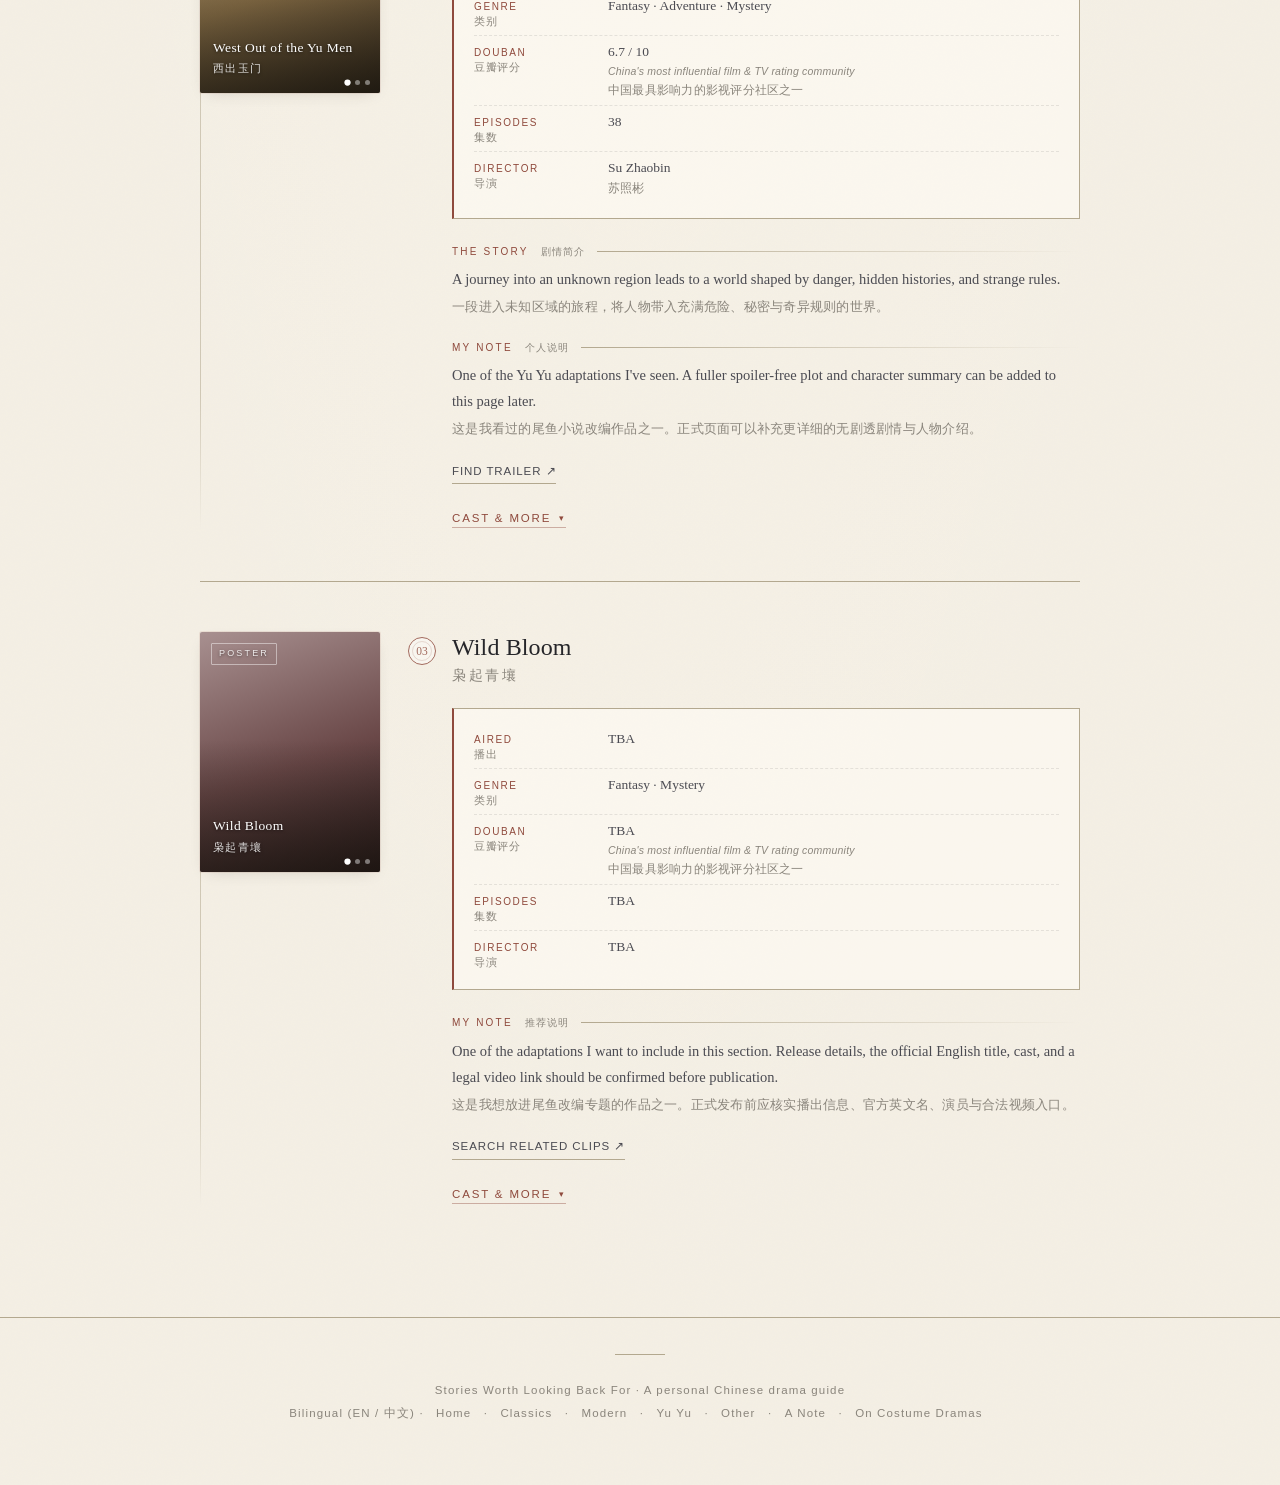
<file: yuyu.html>
<!-- ============================================================
     yuyu.html —— 尾鱼小说及改编
     ============================================================ -->
<!doctype html>
<html lang="en">
<head>
<meta charset="utf-8">
<meta name="viewport" content="width=device-width, initial-scale=1">
<title>Yu Yu Adaptations · Stories Worth Looking Back For</title>
<link rel="stylesheet" href="styles.css">
</head>
<body>

<header>
  <div class="wrap">
    <div class="seal-mark">鉴</div>
    <div class="eyebrow">A Personal Guide to Chinese Dramas</div>
    <h1>Stories Worth Looking Back For</h1>
    <div class="cn-h1">那些值得回头再看的故事</div>
    <nav class="main-nav">
      <a href="index.html">Home</a>
      <a href="classics.html">Classics</a>
      <a href="modern.html">Modern</a>
      <a href="yuyu.html" class="active">Yu Yu Adaptations</a>
      <a href="other.html">Other Picks</a>
      <a href="note.html">A Note</a>
      <a href="why-costume-dramas.html">On Costume Dramas</a>
    </nav>
  </div>
</header>

<main class="wrap">

  <section class="section">
    <div class="section-head">
      <div class="eyebrow">Collection 03</div>
      <h2>Yu Yu Adaptations</h2>
      <div class="cn-h2">尾鱼小说及改编</div>
      <p>Stories steeped in Chinese folklore, fantasy, and mystery. Yu Yu (尾鱼) is the author — these are the adaptations I've actually seen or have my eye on.</p>
      <p class="cn-sub">带有中国民俗、奇幻与悬疑气质的故事。尾鱼是原作者，这里是我看过或看好的改编作品。</p>
    </div>

    <!-- Rattan -->
    <article class="drama" id="rattan">
      <div class="poster-carousel" data-carousel>
        <div class="slide active" style="background-image:linear-gradient(160deg,#a898a8,#6a5a6a 55%,#2a1e2a);"><span class="ph-tag">Poster</span><div class="ph-title">Rattan</div><div class="ph-sub">司藤</div></div>
        <div class="slide" style="background-image:linear-gradient(200deg,#b0a0a8,#7a5a68 50%,#2e1c28);"><span class="ph-tag">Still</span><div class="ph-title">The Vine · Qipao</div><div class="ph-sub">白藤 · 旗袍</div></div>
        <div class="slide" style="background-image:linear-gradient(140deg,#a0b0a0,#607a60 55%,#1e2a1e);"><span class="ph-tag">Still</span><div class="ph-title">Shangri-La · Forest</div><div class="ph-sub">香格里拉 · 雨林</div></div>
        <div class="dots"><span class="dot active"></span><span class="dot"></span><span class="dot"></span></div>
      </div>
      <div class="drama-body">
        <div class="drama-head">
          <div class="drama-num">01</div>
          <div class="drama-titles"><h3>Rattan</h3><div class="cn-h3">司藤</div></div>
        </div>
        <div class="drama-info">
          <div class="info-row"><span class="info-key">Aired<small>播出</small></span><span class="info-val">2021</span></div>
          <div class="info-row"><span class="info-key">Genre<small>类别</small></span><span class="info-val">Fantasy · Mystery · Folklore</span></div>
          <div class="info-row"><span class="info-key">Douban<small>豆瓣评分</small></span><span class="info-val">7.0 / 10<span class="info-note">China's most influential film &amp; TV rating community</span><span class="cn-note">中国最具影响力的影视评分社区之一</span></span></div>
          <div class="info-row"><span class="info-key">Episodes<small>集数</small></span><span class="info-val">30</span></div>
          <div class="info-row"><span class="info-key">Director<small>导演</small></span><span class="info-val">Li Muge<span class="cn-note">李木戈</span></span></div>
        </div>
        <div class="story-block">
          <div class="label">The Story <span class="cn-lbl">剧情简介</span></div>
          <p>An unexpected encounter awakens a mysterious woman and draws a man into the secrets surrounding her past.</p>
          <p class="cn-sub">一次意外让一名男子与一位沉睡多年的神秘女性相遇，两人由此卷入与她身世有关的谜团。</p>
          <div class="label">Why I Recommend It <span class="cn-lbl">我为什么推荐</span></div>
          <p>I love how Yu Yu centers women in her stories, and I love the fantasy flavor drawn from Chinese folklore.</p>
          <p class="cn-sub">我喜欢尾鱼故事里以女主为叙事中心的方式，也喜欢这种融合中国民俗想象的奇幻气质。</p>
          <div class="links"><a href="https://www.youtube.com/results?search_query=Rattan+2021+official+trailer" target="_blank" rel="noreferrer">Find Trailer ↗</a></div>
        </div>
        <button class="expand-btn" aria-expanded="false"><span class="expand-text">Cast &amp; More</span><span class="arrow">▾</span></button>
        <div class="drama-detail">
          <div class="drama-detail-content">
            <div class="label">Cast &amp; Their Other Work <span class="cn-lbl">演员与延伸作品</span></div>
            <div class="actor-grid">
              <div class="actor-card"><div class="actor-face" style="background-image:linear-gradient(150deg,#d8c0b8,#8a6a68)"></div><div class="actor-name">Jing Tian<small>景甜</small></div><div class="actor-menu"><div class="menu-head">Jing Tian<span class="cn-lbl">景甜</span></div><div class="menu-item">The Glory of Tang Dynasty<small>大唐荣耀</small><div class="menu-poster" data-title="Glory of Tang" style="background-image:linear-gradient(150deg,#c0a888,#5a3a28)"></div></div><div class="menu-item">Police Story 2013<small>警察故事2013</small><div class="menu-poster" data-title="Police Story" style="background-image:linear-gradient(150deg,#8a98a8,#2a3a4a)"></div></div></div></div>
              <div class="actor-card"><div class="actor-face" style="background-image:linear-gradient(150deg,#b8a8a0,#5a4a48)"></div><div class="actor-name">Vin Zhang<small>张彬彬</small></div><div class="actor-menu"><div class="menu-head">Vin Zhang<span class="cn-lbl">张彬彬</span></div><div class="menu-item">Love O2O<small>微微一笑很倾城</small><div class="menu-poster" data-title="Love O2O" style="background-image:linear-gradient(150deg,#b8c0a8,#5a6a48)"></div></div><div class="menu-item">Eternal Love<small>三生三世十里桃花</small><div class="menu-poster" data-title="Eternal Love" style="background-image:linear-gradient(150deg,#c9a8b8,#5a3a4a)"></div></div></div></div>
              <div class="actor-card"><div class="actor-face" style="background-image:linear-gradient(150deg,#c0b8b0,#7a6868)"></div><div class="actor-name">Li Muchang<small>李沐宸</small></div><div class="actor-menu"><div class="menu-head">Li Muchang<span class="cn-lbl">李沐宸</span></div><div class="menu-item">Provoke<small>招惹</small><div class="menu-poster" data-title="Provoke" style="background-image:linear-gradient(150deg,#c0a8b8,#5a3a5a)"></div></div><div class="menu-item">The Legend of Shen Li<small>与凤行</small><div class="menu-poster" data-title="Shen Li" style="background-image:linear-gradient(150deg,#c0b0a8,#6a5a58)"></div></div></div></div>
              <div class="actor-card"><div class="actor-face" style="background-image:linear-gradient(150deg,#b0a8a0,#5a5248)"></div><div class="actor-name">Zhang Yichi<small>张亦驰</small></div><div class="actor-menu"><div class="menu-head">Zhang Yichi<span class="cn-lbl">张亦驰</span></div><div class="menu-item">The Untamed<small>陈情令</small><div class="menu-poster" data-title="The Untamed" style="background-image:linear-gradient(150deg,#a8b0c0,#3a4a5a)"></div></div><div class="menu-item">Word of Honor<small>山河令</small><div class="menu-poster" data-title="Word of Honor" style="background-image:linear-gradient(150deg,#c0b0a0,#6a5a48)"></div></div></div></div>
            </div>
          </div>
        </div>
      </div>
    </article>

    <!-- West Out of the Yu Men -->
    <article class="drama" id="westgate">
      <div class="poster-carousel" data-carousel>
        <div class="slide active" style="background-image:linear-gradient(160deg,#c8b088,#8a7048 55%,#2e2418);"><span class="ph-tag">Poster</span><div class="ph-title">West Out of the Yu Men</div><div class="ph-sub">西出玉门</div></div>
        <div class="slide" style="background-image:linear-gradient(200deg,#c8a888,#8a6048 50%,#2e1c14);"><span class="ph-tag">Still</span><div class="ph-title">Yu Men Pass</div><div class="ph-sub">玉门关</div></div>
        <div class="slide" style="background-image:linear-gradient(140deg,#a8a098,#6a6258 55%,#22201c);"><span class="ph-tag">Still</span><div class="ph-title">Shadow Puppet · Coffin</div><div class="ph-sub">皮影 · 棺椁</div></div>
        <div class="dots"><span class="dot active"></span><span class="dot"></span><span class="dot"></span></div>
      </div>
      <div class="drama-body">
        <div class="drama-head">
          <div class="drama-num">02</div>
          <div class="drama-titles"><h3>West Out of the Yu Men</h3><div class="cn-h3">西出玉门</div></div>
        </div>
        <div class="drama-info">
          <div class="info-row"><span class="info-key">Aired<small>播出</small></span><span class="info-val">2023</span></div>
          <div class="info-row"><span class="info-key">Genre<small>类别</small></span><span class="info-val">Fantasy · Adventure · Mystery</span></div>
          <div class="info-row"><span class="info-key">Douban<small>豆瓣评分</small></span><span class="info-val">6.7 / 10<span class="info-note">China's most influential film &amp; TV rating community</span><span class="cn-note">中国最具影响力的影视评分社区之一</span></span></div>
          <div class="info-row"><span class="info-key">Episodes<small>集数</small></span><span class="info-val">38</span></div>
          <div class="info-row"><span class="info-key">Director<small>导演</small></span><span class="info-val">Su Zhaobin<span class="cn-note">苏照彬</span></span></div>
        </div>
        <div class="story-block">
          <div class="label">The Story <span class="cn-lbl">剧情简介</span></div>
          <p>A journey into an unknown region leads to a world shaped by danger, hidden histories, and strange rules.</p>
          <p class="cn-sub">一段进入未知区域的旅程，将人物带入充满危险、秘密与奇异规则的世界。</p>
          <div class="label">My Note <span class="cn-lbl">个人说明</span></div>
          <p>One of the Yu Yu adaptations I've seen. A fuller spoiler-free plot and character summary can be added to this page later.</p>
          <p class="cn-sub">这是我看过的尾鱼小说改编作品之一。正式页面可以补充更详细的无剧透剧情与人物介绍。</p>
          <div class="links"><a href="https://www.youtube.com/results?search_query=West+Out+of+the+Yu+Men+official+trailer" target="_blank" rel="noreferrer">Find Trailer ↗</a></div>
        </div>
        <button class="expand-btn" aria-expanded="false"><span class="expand-text">Cast &amp; More</span><span class="arrow">▾</span></button>
        <div class="drama-detail">
          <div class="drama-detail-content">
            <div class="label">Cast &amp; Their Other Work <span class="cn-lbl">演员与延伸作品</span></div>
            <div class="actor-grid">
              <div class="actor-card"><div class="actor-face" style="background-image:linear-gradient(150deg,#c8b0a0,#7a5a48)"></div><div class="actor-name">Ni Ni<small>倪妮</small></div><div class="actor-menu"><div class="menu-head">Ni Ni<span class="cn-lbl">倪妮</span></div><div class="menu-item">The Flowers of War<small>金陵十三钗</small><div class="menu-poster" data-title="Flowers of War" style="background-image:linear-gradient(150deg,#a89888,#4a3a2a)"></div></div><div class="menu-item">The Rise of Phoenixes<small>天盛长歌</small><div class="menu-poster" data-title="Rise of Phoenixes" style="background-image:linear-gradient(150deg,#a8a8b8,#3a3a4a)"></div></div></div></div>
              <div class="actor-card"><div class="actor-face" style="background-image:linear-gradient(150deg,#b8a898,#6a5a48)"></div><div class="actor-name">Bai Yu<small>白宇</small></div><div class="actor-menu"><div class="menu-head">Bai Yu<span class="cn-lbl">白宇</span></div><div class="menu-item">The Long Night<small>沉默的真相</small><div class="menu-poster" data-title="The Long Night" style="background-image:linear-gradient(150deg,#8a98a8,#2a3a4a)"></div></div><div class="menu-item">Guardian<small>镇魂</small><div class="menu-poster" data-title="Guardian" style="background-image:linear-gradient(150deg,#a898a8,#4a3a4a)"></div></div></div></div>
              <div class="actor-card"><div class="actor-face" style="background-image:linear-gradient(150deg,#c0b8a8,#7a6858)"></div><div class="actor-name">Jin Han<small>金瀚</small></div><div class="actor-menu"><div class="menu-head">Jin Han<span class="cn-lbl">金瀚</span></div><div class="menu-item">Princess Agents<small>楚乔传</small><div class="menu-poster" data-title="Princess Agents" style="background-image:linear-gradient(150deg,#a89888,#4a3a2a)"></div></div><div class="menu-item">My Mowgli Boy<small>你和我的倾城时光</small><div class="menu-poster" data-title="Mowgli Boy" style="background-image:linear-gradient(150deg,#b8c0a8,#5a6a48)"></div></div></div></div>
              <div class="actor-card"><div class="actor-face" style="background-image:linear-gradient(150deg,#d0c0b0,#8a7060)"></div><div class="actor-name">Meng Ziyi<small>孟子义</small></div><div class="actor-menu"><div class="menu-head">Meng Ziyi<span class="cn-lbl">孟子义</span></div><div class="menu-item">The Untamed<small>陈情令</small><div class="menu-poster" data-title="The Untamed" style="background-image:linear-gradient(150deg,#a8b0c0,#3a4a5a)"></div></div><div class="menu-item">The Legend of the Condor Heroes<small>射雕英雄传</small><div class="menu-poster" data-title="Condor Heroes" style="background-image:linear-gradient(150deg,#b8a888,#5a4a28)"></div></div></div></div>
            </div>
          </div>
        </div>
      </div>
    </article>

    <!-- Wild Bloom -->
    <article class="drama" id="wildbloom">
      <div class="poster-carousel" data-carousel>
        <div class="slide active" style="background-image:linear-gradient(160deg,#a89090,#6a4848 55%,#2a1a1a);"><span class="ph-tag">Poster</span><div class="ph-title">Wild Bloom</div><div class="ph-sub">枭起青壤</div></div>
        <div class="slide" style="background-image:linear-gradient(200deg,#b8a088,#7a6048 50%,#2e2018);"><span class="ph-tag">Still</span><div class="ph-title">Beast of the Blue Soil</div><div class="ph-sub">青壤 · 异兽</div></div>
        <div class="slide" style="background-image:linear-gradient(140deg,#9ca8a0,#5a6a62 55%,#1e2824);"><span class="ph-tag">Still</span><div class="ph-title">The Underworld</div><div class="ph-sub">地下世界</div></div>
        <div class="dots"><span class="dot active"></span><span class="dot"></span><span class="dot"></span></div>
      </div>
      <div class="drama-body">
        <div class="drama-head">
          <div class="drama-num">03</div>
          <div class="drama-titles"><h3>Wild Bloom</h3><div class="cn-h3">枭起青壤</div></div>
        </div>
        <div class="drama-info">
          <div class="info-row"><span class="info-key">Aired<small>播出</small></span><span class="info-val">TBA</span></div>
          <div class="info-row"><span class="info-key">Genre<small>类别</small></span><span class="info-val">Fantasy · Mystery</span></div>
          <div class="info-row"><span class="info-key">Douban<small>豆瓣评分</small></span><span class="info-val">TBA<span class="info-note">China's most influential film &amp; TV rating community</span><span class="cn-note">中国最具影响力的影视评分社区之一</span></span></div>
          <div class="info-row"><span class="info-key">Episodes<small>集数</small></span><span class="info-val">TBA</span></div>
          <div class="info-row"><span class="info-key">Director<small>导演</small></span><span class="info-val">TBA</span></div>
        </div>
        <div class="story-block">
          <div class="label">My Note <span class="cn-lbl">推荐说明</span></div>
          <p>One of the adaptations I want to include in this section. Release details, the official English title, cast, and a legal video link should be confirmed before publication.</p>
          <p class="cn-sub">这是我想放进尾鱼改编专题的作品之一。正式发布前应核实播出信息、官方英文名、演员与合法视频入口。</p>
          <div class="links"><a href="https://www.youtube.com/results?search_query=枭起青壤+预告" target="_blank" rel="noreferrer">Search Related Clips ↗</a></div>
        </div>
        <button class="expand-btn" aria-expanded="false"><span class="expand-text">Cast &amp; More</span><span class="arrow">▾</span></button>
        <div class="drama-detail">
          <div class="drama-detail-content">
            <div class="label">Cast &amp; Their Other Work <span class="cn-lbl">演员与延伸作品</span></div>
            <div class="actor-grid">
              <div class="actor-card"><div class="actor-face" style="background-image:linear-gradient(150deg,#d8b8b0,#9a6a68)"></div><div class="actor-name">Dilraba<small>迪丽热巴</small></div><div class="actor-menu"><div class="menu-head">Dilraba<span class="cn-lbl">迪丽热巴</span></div><div class="menu-item">The Long Ballad<small>长歌行</small><div class="menu-poster" data-title="Long Ballad" style="background-image:linear-gradient(150deg,#c8b498,#6a5a38)"></div></div><div class="menu-item">You Are My Glory<small>你是我的荣耀</small><div class="menu-poster" data-title="You Are My Glory" style="background-image:linear-gradient(150deg,#c8c0d0,#8a8498)"></div></div></div></div>
              <div class="actor-card"><div class="actor-face" style="background-image:linear-gradient(150deg,#c0b0a0,#7a5a48)"></div><div class="actor-name">Chen Xingxu<small>陈星旭</small></div><div class="actor-menu"><div class="menu-head">Chen Xingxu<span class="cn-lbl">陈星旭</span></div><div class="menu-item">Goodbye My Princess<small>东宫</small><div class="menu-poster" data-title="Goodbye My Princess" style="background-image:linear-gradient(150deg,#c0a888,#5a3a28)"></div></div><div class="menu-item">The Legend of the Condor Heroes<small>射雕英雄传</small><div class="menu-poster" data-title="Condor Heroes" style="background-image:linear-gradient(150deg,#b8a888,#5a4a28)"></div></div></div></div>
            </div>
          </div>
        </div>
      </div>
    </article>
  </section>

</main>

<footer>
  <div class="wrap">
    Stories Worth Looking Back For · A personal Chinese drama guide<br>
    Bilingual (EN / 中文) · <a href="index.html">Home</a> · <a href="classics.html">Classics</a> · <a href="modern.html">Modern</a> · <a href="yuyu.html">Yu Yu</a> · <a href="other.html">Other</a> · <a href="note.html">A Note</a> · <a href="why-costume-dramas.html">On Costume Dramas</a>
  </div>
</footer>

<script>
document.querySelectorAll('.expand-btn').forEach(function(btn){
  btn.addEventListener('click', function(){
    var detail = btn.nextElementSibling;
    var open = detail.classList.toggle('open');
    btn.classList.toggle('open', open);
    btn.setAttribute('aria-expanded', open ? 'true' : 'false');
    btn.querySelector('.expand-text').textContent = open ? 'Hide Cast' : 'Cast & More';
  });
});
document.querySelectorAll('[data-carousel]').forEach(function(carousel){
  var slides = carousel.querySelectorAll('.slide');
  var dots = carousel.querySelectorAll('.dot');
  var idx = 0, timer = null;
  function show(i){
    idx = (i + slides.length) % slides.length;
    slides.forEach(function(s,j){ s.classList.toggle('active', j === idx); });
    dots.forEach(function(d,j){ d.classList.toggle('active', j === idx); });
  }
  function start(){ stop(); timer = setInterval(function(){ show(idx+1); }, 4200 + Math.random()*1600); }
  function stop(){ if(timer){ clearInterval(timer); timer = null; } }
  dots.forEach(function(d,i){ d.addEventListener('click', function(){ show(i); start(); }); });
  carousel.addEventListener('mouseenter', stop);
  carousel.addEventListener('mouseleave', start);
  show(0); start();
});
</script>

</body>
</html>
</file>
<file: styles.css>
:root{
  --ink:#26262a; --ink-soft:#4b4b52; --muted:#8a857c;
  --paper:#f4efe4; --paper-2:#ebe4d5;
  --line:#d3cbb9; --line-strong:#b3a88f;
  --accent:#8f4a3d; --accent-deep:#6f2e24; --accent-soft:#b07a6c;
  --seal:#a0382c;
}
*{box-sizing:border-box}
html{scroll-behavior:smooth}
body{
  margin:0;
  background-color:var(--paper);
  background-image:
    url("data:image/svg+xml,%3Csvg xmlns='http://www.w3.org/2000/svg' width='240' height='240'%3E%3Cfilter id='paper'%3E%3CfeTurbulence type='fractalNoise' baseFrequency='0.9' numOctaves='4' stitchTiles='stitch'/%3E%3CfeColorMatrix values='0 0 0 0 0.74 0 0 0 0 0.70 0 0 0 0 0.62 0 0 0 0.04 0'/%3E%3C/filter%3E%3Crect width='240' height='240' filter='url(%23paper)'/%3E%3C/svg%3E"),
    radial-gradient(ellipse at 50% 0%,rgba(255,250,238,.35),transparent 70%);
  background-size:240px 240px, auto;
  background-repeat:repeat, no-repeat;
  color:var(--ink);
  font-family:Georgia,"Times New Roman","Songti SC","STSong","Noto Serif SC",serif;
  line-height:1.75;
  font-size:16px;
  -webkit-font-smoothing:antialiased;
  text-rendering:optimizeLegibility;
}
a{color:inherit}
.wrap{width:min(100% - 48px,880px); margin:auto}

.en-main{font-family:Georgia,"Times New Roman",serif;color:var(--ink);line-height:1.7}
.cn-sub{
  font-family:"Songti SC","STSong","Noto Serif SC","SimSun",serif;
  color:var(--muted); font-size:.82em; line-height:1.7;
  letter-spacing:.02em; margin-top:2px;
}

/* ============ Header ============ */
header{padding:60px 0 0; text-align:center; position:relative}
header::before{
  content:"";position:absolute;top:0;left:0;right:0;height:6px;
  background-image:url("data:image/svg+xml,%3Csvg xmlns='http://www.w3.org/2000/svg' width='40' height='6' viewBox='0 0 40 6'%3E%3Cpath d='M0 6V0h5v5h4V2h4v3h4V2h4v4h5V0h6v6' fill='none' stroke='%238f4a3d' stroke-width='.9' opacity='.5'/%3E%3C/svg%3E");
  background-repeat:repeat-x;opacity:.65;
}
.seal-mark{
  display:inline-flex;align-items:center;justify-content:center;
  width:48px;height:48px;border:2px solid var(--seal);border-radius:4px;
  color:var(--seal);font-family:"Songti SC",serif;font-size:19px;font-weight:600;
  position:relative;margin-bottom:18px;
  background:radial-gradient(circle at 30% 30%,rgba(160,56,44,.07),transparent 60%);
  box-shadow:0 0 0 1px rgba(160,56,44,.12), inset 0 0 10px rgba(160,56,44,.05);
}
.seal-mark::after{
  content:"";position:absolute;inset:3px;border:1px solid rgba(160,56,44,.3);
  border-radius:2px;pointer-events:none;
}
.eyebrow{
  font-family:-apple-system,"Helvetica Neue",Arial,sans-serif;
  font-size:10.5px;letter-spacing:.32em;text-transform:uppercase;
  color:var(--accent);font-weight:500;
}
h1{
  font-family:Georgia,"Times New Roman",serif;
  font-weight:400;font-size:clamp(26px,4.5vw,42px);letter-spacing:.01em;
  margin:18px 0 4px;line-height:1.2;
}
.cn-h1{
  font-family:"Songti SC","STSong","Noto Serif SC",serif;
  font-size:clamp(13px,1.5vw,16px);
  color:var(--muted);letter-spacing:.22em;margin-bottom:22px;
}

/* ============ Main nav ============ */
.main-nav{
  display:flex;flex-wrap:wrap;justify-content:center;
  margin-top:22px;
  font-family:-apple-system,"Helvetica Neue",Arial,sans-serif;
  font-size:12px;letter-spacing:.08em;
  border-top:1px solid var(--line-strong);
  border-bottom:1px solid var(--line-strong);
  padding:2px 0;
}
.main-nav a{
  text-decoration:none;color:var(--muted);
  padding:11px 14px;transition:color .3s;
  position:relative;white-space:nowrap;
}
.main-nav a:hover{color:var(--accent)}
.main-nav a.active{
  color:var(--accent-deep);
  border-bottom:2px solid var(--accent);
  margin-bottom:-2px;
  font-weight:600;
}

/* ============ Page intro ============ */
.page-intro{
  max-width:640px;margin:34px auto 0;text-align:left;
  padding:20px 24px;position:relative;
  background:rgba(255,252,246,.55);
  border-top:1px solid var(--line-strong);
  border-bottom:1px solid var(--line-strong);
}
.page-intro p{margin:0 0 12px;font-size:14.5px;line-height:1.8}
.page-intro p:last-child{margin-bottom:0}
.page-intro .cn-sub{font-size:13px}

/* ============ Overview / Table of Contents ============ */
.overview{
  padding:36px 0;margin:36px 0 0;position:relative;
  background:rgba(255,252,246,.6);
  border:1px solid var(--line-strong);
  border-radius:2px;
  box-shadow:0 1px 0 rgba(255,255,255,.6) inset,
             0 4px 16px -10px rgba(80,60,40,.12);
}
.overview::before,.overview::after{
  content:"";position:absolute;width:14px;height:14px;
  border:1px solid var(--accent);opacity:.55;
}
.overview::before{top:6px;left:6px;border-right:none;border-bottom:none}
.overview::after{bottom:6px;right:6px;border-left:none;border-top:none}
.overview-title{text-align:center;margin:0 0 30px}
.overview-title .en-main{
  font-family:-apple-system,"Helvetica Neue",Arial,sans-serif;
  font-size:11.5px;letter-spacing:.28em;text-transform:uppercase;
  color:var(--accent);font-weight:500;
}
.overview-title .cn-sub{font-size:12px;letter-spacing:.2em;margin-top:4px}
.overview-grid{
  display:grid;grid-template-columns:repeat(3,1fr);gap:28px;padding:0 30px;
}
.overview-item h4{
  font-family:-apple-system,"Helvetica Neue",Arial,sans-serif;
  font-size:11.5px;letter-spacing:.14em;text-transform:uppercase;
  color:var(--accent);font-weight:500;margin:0 0 3px;
  padding-bottom:9px;border-bottom:1px solid var(--line-strong);position:relative;
}
.overview-item h4::after{
  content:"";position:absolute;bottom:-1px;left:0;width:24px;height:1px;
  background:var(--accent);
}
.overview-item .cn-sub{font-size:12px;letter-spacing:.14em;margin-bottom:12px}
.overview-item a{
  display:block;font-size:13.5px;text-decoration:none;
  color:var(--ink-soft);padding:5px 0;
  transition:color .3s,padding-left .3s;position:relative;
}
.overview-item a::before{
  content:"·";color:var(--line-strong);margin-right:8px;transition:color .3s;
}
.overview-item a:hover{color:var(--accent);padding-left:6px}
.overview-item a:hover::before{color:var(--accent)}

/* ============ Section head ============ */
.section{margin:60px 0}
.section-head{text-align:center;padding-bottom:32px;position:relative}
.section-head::after{
  content:"";display:block;width:110px;height:8px;margin:22px auto 0;
  background-image:url("data:image/svg+xml,%3Csvg xmlns='http://www.w3.org/2000/svg' width='110' height='8' viewBox='0 0 110 8'%3E%3Cpath d='M0 4h32M78 4h32' stroke='%23b3a88f' stroke-width='1' fill='none'/%3E%3Ccircle cx='46' cy='4' r='1.8' fill='none' stroke='%238f4a3d' stroke-width='1'/%3E%3Ccircle cx='64' cy='4' r='1.8' fill='none' stroke='%238f4a3d' stroke-width='1'/%3E%3C/svg%3E");
  background-repeat:no-repeat;background-position:center;opacity:.75;
}
.section-head .eyebrow{font-size:10px;letter-spacing:.3em}
.section-head h2{
  font-family:Georgia,"Times New Roman",serif;
  font-size:28px;font-weight:400;letter-spacing:.01em;
  margin:14px 0 4px;line-height:1.25;
}
.section-head .cn-h2{
  font-size:13.5px;color:var(--muted);letter-spacing:.22em;margin-bottom:16px;
}
.section-head p{
  font-size:14px;color:var(--ink-soft);
  margin:0 auto;max-width:540px;line-height:1.8;
}
.section-head p.cn-sub{font-size:12.5px;margin-top:4px}

/* ============ Drama card ============ */
.drama{
  display:grid;grid-template-columns:180px 1fr;gap:28px;
  padding:50px 0;border-bottom:1px solid var(--line-strong);position:relative;
}
.drama:last-child{border-bottom:none}
.drama::before{
  content:"";position:absolute;left:0;top:50px;bottom:50px;width:1px;
  background:linear-gradient(to bottom,transparent,var(--line-strong) 20%,var(--line-strong) 80%,transparent);
  opacity:.55;
}

/* poster carousel */
.poster-carousel{
  position:relative;width:180px;aspect-ratio:3/4;border-radius:2px;overflow:hidden;
  background:#d5d1c9;
  box-shadow:0 1px 0 rgba(255,255,255,.6) inset,
             0 5px 16px -8px rgba(50,45,35,.22),
             0 0 0 1px rgba(143,74,61,.1);
}
.poster-carousel .slide{
  position:absolute;inset:0;display:flex;flex-direction:column;justify-content:flex-end;
  padding:15px 13px;color:#fff;opacity:0;transform:scale(1.04);
  transition:opacity .9s ease,transform 1.2s ease;
  background-size:cover;background-position:center;
  text-shadow:0 1px 3px rgba(0,0,0,.5);
}
.poster-carousel .slide.active{opacity:1;transform:scale(1)}
.poster-carousel .slide::before{
  content:"";position:absolute;inset:0;
  background:linear-gradient(0deg,rgba(20,18,12,.55) 0%,transparent 55%);
  pointer-events:none;
}
.poster-carousel .ph-title{
  position:relative;font-family:Georgia,serif;font-size:13.5px;
  letter-spacing:.03em;line-height:1.35;
}
.poster-carousel .ph-sub{
  position:relative;font-family:"Songti SC",serif;font-size:10.5px;
  letter-spacing:.12em;opacity:.85;margin-top:3px;
}
.poster-carousel .ph-tag{
  position:absolute;top:11px;left:11px;
  font-family:-apple-system,"Helvetica Neue",Arial,sans-serif;font-size:9px;
  letter-spacing:.24em;text-transform:uppercase;
  color:rgba(255,255,255,.85);
  border:1px solid rgba(255,255,255,.45);padding:2px 7px;border-radius:1px;
}
.poster-carousel .dots{
  position:absolute;bottom:8px;right:10px;display:flex;gap:5px;z-index:2;
}
.poster-carousel .dot{
  width:5px;height:5px;border-radius:50%;
  background:rgba(255,255,255,.42);cursor:pointer;
  transition:background .3s,transform .3s;
}
.poster-carousel .dot.active{background:#fff;transform:scale(1.25)}

/* drama body */
.drama-body{min-width:0}
.drama-head{display:flex;gap:16px;align-items:flex-start}
.drama-num{
  flex-shrink:0;width:28px;height:28px;display:flex;align-items:center;justify-content:center;
  border:1px solid var(--accent);color:var(--accent);
  font-family:Georgia,serif;font-size:11.5px;border-radius:50%;
  opacity:.8;margin-top:5px;position:relative;
  background:rgba(255,255,255,.5);
}
.drama-num::after{
  content:"";position:absolute;inset:3px;border:1px solid rgba(143,74,61,.22);
  border-radius:50%;pointer-events:none;
}
.drama-titles{flex:1;min-width:0}
.drama h3{
  font-family:Georgia,"Times New Roman",serif;
  font-size:24px;font-weight:400;letter-spacing:.005em;
  margin:0 0 2px;line-height:1.25;
}
.drama .cn-h3{
  font-family:"Songti SC","STSong","Noto Serif SC",serif;
  font-size:14px;color:var(--muted);letter-spacing:.18em;
}

/* info module */
.drama-info{
  margin:20px 0 0 44px;
  padding:14px 20px;
  background:rgba(255,252,246,.6);
  border-left:2px solid var(--accent);
  border-top:1px solid var(--line-strong);
  border-right:1px solid var(--line-strong);
  border-bottom:1px solid var(--line-strong);
}
.info-row{
  display:grid;grid-template-columns:120px 1fr;gap:14px;
  align-items:baseline;padding:6px 0;
  border-bottom:1px dashed rgba(0,0,0,.09);
}
.info-row:last-child{border-bottom:none}
.info-key{
  font-family:-apple-system,"Helvetica Neue",Arial,sans-serif;
  font-size:10px;letter-spacing:.16em;text-transform:uppercase;
  color:var(--accent);line-height:1.3;
}
.info-key small{
  display:block;
  font-family:"Songti SC","STSong",serif;
  font-size:10.5px;letter-spacing:.06em;
  color:var(--muted);text-transform:none;
  margin-top:2px;font-weight:400;
}
.info-val{
  font-family:Georgia,serif;
  font-size:13.5px;color:var(--ink-soft);line-height:1.5;
}
.info-val .cn-note{
  display:block;
  font-family:"Songti SC","STSong",serif;
  font-size:11.5px;color:var(--muted);
  margin-top:2px;letter-spacing:.02em;
}
.info-val .info-note{
  display:block;
  font-family:-apple-system,"Helvetica Neue",Arial,sans-serif;
  font-size:10.5px;color:var(--muted);
  margin-top:2px;letter-spacing:.02em;
  font-style:italic;
}
.info-val em{font-style:italic;color:var(--ink-soft)}

/* story block */
.story-block{margin:24px 0 0 44px}
.label{
  font-family:-apple-system,"Helvetica Neue",Arial,sans-serif;
  font-size:10px;letter-spacing:.22em;text-transform:uppercase;
  color:var(--accent);font-weight:500;
  margin:20px 0 6px;display:flex;align-items:center;gap:12px;
}
.label::after{
  content:"";flex:1;height:1px;
  background:linear-gradient(to right,var(--line-strong),transparent);
}
.label:first-child{margin-top:0}
.label .cn-lbl{
  font-family:"Songti SC",serif;
  font-size:10px;letter-spacing:.1em;
  color:var(--muted);text-transform:none;font-weight:400;
}
.story-block p{margin:0;font-size:14.5px;line-height:1.8;color:var(--ink-soft)}
.story-block p.cn-sub{margin-top:4px;font-size:12.5px;color:var(--muted)}

.links{display:flex;flex-wrap:wrap;gap:20px;margin-top:20px}
.links a{
  font-family:-apple-system,"Helvetica Neue",Arial,sans-serif;
  font-size:11.5px;text-decoration:none;
  letter-spacing:.08em;text-transform:uppercase;
  color:var(--ink-soft);padding-bottom:3px;
  position:relative;transition:color .3s;
}
.links a::after{
  content:"";position:absolute;bottom:0;left:0;right:0;height:1px;
  background:var(--line-strong);transition:background .3s;
}
.links a:hover{color:var(--accent)}
.links a:hover::after{background:var(--accent)}

/* expand button */
.expand-btn{
  margin:22px 0 0 44px;background:none;border:none;
  color:var(--accent);
  font-family:-apple-system,"Helvetica Neue",Arial,sans-serif;
  font-size:11.5px;letter-spacing:.16em;text-transform:uppercase;
  padding:6px 0;cursor:pointer;
  display:inline-flex;align-items:center;gap:8px;
  position:relative;transition:color .3s;outline:none;
}
.expand-btn::after{
  content:"";position:absolute;bottom:2px;left:0;right:0;height:1px;
  background:var(--accent);opacity:.4;transition:opacity .3s;
}
.expand-btn:hover{color:var(--accent-deep)}
.expand-btn:hover::after{opacity:1}
.expand-btn .arrow{
  font-size:9px;transition:transform .5s cubic-bezier(.4,0,.2,1);display:inline-block;
}
.expand-btn.open .arrow{transform:rotate(180deg)}

/* drama detail (actor grid) */
.drama-detail{
  max-height:0;overflow:hidden;opacity:0;
  transition:max-height .7s cubic-bezier(.4,0,.2,1),opacity .5s ease,overflow 0s .7s;
}
.drama-detail.open{
  max-height:3200px;opacity:1;overflow:visible;
  transition:max-height .7s cubic-bezier(.4,0,.2,1),opacity .5s ease,overflow 0s 0s;
}
.drama-detail-content{
  margin:22px 0 0 44px;padding:24px 22px 26px;position:relative;
  background:rgba(255,252,246,.6);
  border:1px solid var(--line-strong);
}
.drama-detail-content::before,.drama-detail-content::after{
  content:"";position:absolute;width:12px;height:12px;
  border:1px solid var(--accent);opacity:.4;
}
.drama-detail-content::before{top:5px;left:5px;border-right:none;border-bottom:none}
.drama-detail-content::after{bottom:5px;right:5px;border-left:none;border-top:none}

.actor-grid{
  display:grid;grid-template-columns:repeat(6,1fr);gap:9px;margin-top:12px;
}
.actor-card{
  position:relative;aspect-ratio:3/4;border-radius:2px;cursor:pointer;
  box-shadow:0 0 0 1px rgba(143,74,61,.15),
             0 3px 10px -6px rgba(50,45,35,.25);
}
.actor-card .actor-face{
  position:absolute;inset:0;border-radius:2px;
  background-size:cover;background-position:center;
  background-color:#cbc6bc;transition:transform .4s ease;
}
.actor-card:hover .actor-face{transform:scale(1.06)}
.actor-card .actor-name{
  position:absolute;left:0;right:0;bottom:0;padding:14px 4px 5px;
  font-family:Georgia,serif;font-size:11px;letter-spacing:.02em;
  color:#fff;text-align:center;line-height:1.2;
  background:linear-gradient(transparent,rgba(0,0,0,.7));
  border-radius:0 0 2px 2px;text-shadow:0 1px 2px rgba(0,0,0,.5);
}
.actor-card .actor-name small{
  display:block;font-family:"Songti SC",serif;font-size:9.5px;
  letter-spacing:.08em;opacity:.85;margin-top:1px;
}

/* actor menu */
.actor-menu{
  position:absolute;top:calc(100% + 6px);left:50%;
  transform:translateX(-50%) translateY(-4px);
  min-width:160px;padding:8px;background:var(--paper);
  border:1px solid var(--line-strong);border-radius:2px;
  box-shadow:0 10px 26px -10px rgba(50,45,35,.35);
  opacity:0;visibility:hidden;pointer-events:none;
  transition:opacity .22s ease,transform .22s ease,visibility .22s;
  z-index:30;
}
.actor-card:hover .actor-menu{
  opacity:1;visibility:visible;pointer-events:auto;
  transform:translateX(-50%) translateY(0);
}
.menu-head{
  font-family:-apple-system,"Helvetica Neue",Arial,sans-serif;
  font-size:9.5px;letter-spacing:.2em;text-transform:uppercase;
  color:var(--accent);padding:2px 8px 6px;
  border-bottom:1px solid var(--line-strong);margin-bottom:4px;
}
.menu-head .cn-lbl{
  display:block;font-family:"Songti SC",serif;
  font-size:10px;letter-spacing:.1em;color:var(--muted);
  text-transform:none;margin-top:2px;
}
.menu-item{
  position:relative;padding:6px 9px;font-size:12.5px;letter-spacing:.01em;
  color:var(--ink-soft);cursor:pointer;border-radius:1px;
  transition:background .2s,color .2s,padding-left .2s;
  white-space:nowrap;font-family:Georgia,serif;
}
.menu-item small{
  display:block;font-family:"Songti SC",serif;font-size:10.5px;
  color:var(--muted);letter-spacing:.05em;margin-top:1px;
}
.menu-item:hover{background:var(--paper-2);color:var(--accent);padding-left:13px}
.menu-item::before{
  content:"›";color:var(--line-strong);margin-right:6px;transition:color .2s;
}
.menu-item:hover::before{color:var(--accent)}

/* mini poster */
.menu-poster{
  position:absolute;left:calc(100% + 8px);top:50%;
  width:100px;aspect-ratio:3/4;border-radius:2px;
  transform:translateY(-50%) translateX(-4px);
  background-size:cover;background-position:center;background-color:#b8b2a6;
  box-shadow:0 10px 26px -8px rgba(50,45,35,.45),
             0 0 0 1px rgba(143,74,61,.15);
  opacity:0;visibility:hidden;pointer-events:none;
  transition:opacity .2s ease,transform .25s ease,visibility .2s;
  z-index:40;
}
.menu-poster::after{
  content:attr(data-title);
  position:absolute;left:0;right:0;bottom:0;padding:14px 6px 4px;
  font-size:9.5px;color:#fff;text-align:center;letter-spacing:.04em;
  background:linear-gradient(transparent,rgba(0,0,0,.65));
  border-radius:0 0 2px 2px;text-shadow:0 1px 2px rgba(0,0,0,.5);
  font-family:Georgia,serif;line-height:1.3;
}
.menu-item:hover .menu-poster{
  opacity:1;visibility:visible;transform:translateY(-50%) translateX(0);
}
.actor-card:nth-child(n+5) .menu-poster{
  left:auto;right:calc(100% + 8px);
  transform:translateY(-50%) translateX(4px);
}
.actor-card:nth-child(n+5) .menu-item:hover .menu-poster{
  transform:translateY(-50%) translateX(0);
}

/* ============ Note page ============ */
.note-page{
  margin:60px 0;padding:48px 40px;
  background:rgba(255,252,246,.6);
  border-top:1px solid var(--line-strong);
  border-bottom:1px solid var(--line-strong);
  position:relative;
}
.note-page::before{
  content:"印";position:absolute;top:-18px;left:50%;transform:translateX(-50%);
  width:36px;height:36px;line-height:36px;
  background:var(--seal);color:#fff;
  font-family:"Songti SC",serif;font-size:16px;border-radius:3px;
  box-shadow:0 2px 8px rgba(160,56,44,.22);
  text-align:center;
}
.note-page h2{
  font-family:Georgia,serif;font-size:26px;font-weight:400;
  letter-spacing:.02em;margin:14px 0 4px;text-align:center;
}
.note-page .cn-h2{
  font-size:13px;color:var(--muted);letter-spacing:.22em;
  text-align:center;margin-bottom:30px;
}
.note-page p{
  font-size:15px;color:var(--ink-soft);
  max-width:600px;margin:0 auto 8px;line-height:1.85;
}
.note-page p.cn-sub{font-size:13px;color:var(--muted);margin-bottom:22px}

/* ============ Article page ============ */
.article{margin:40px 0 80px;padding:0 8px}
.article h2{
  font-family:Georgia,serif;font-size:26px;font-weight:400;
  letter-spacing:.01em;margin:0 0 4px;text-align:center;
}
.article .cn-h2{
  font-size:13px;color:var(--muted);letter-spacing:.22em;
  text-align:center;margin-bottom:36px;
}
.article h3{
  font-family:Georgia,serif;font-size:19px;font-weight:400;
  margin:38px 0 4px;color:var(--ink);line-height:1.35;
  border-left:3px solid var(--accent);
  padding-left:14px;
}
.article h3 .cn-h3{
  display:block;font-family:"Songti SC",serif;
  font-size:13.5px;color:var(--muted);letter-spacing:.1em;
  margin-top:4px;font-weight:400;
}
.article p{font-size:15px;line-height:1.9;color:var(--ink-soft);margin:0 0 4px}
.article p.cn-sub{font-size:13px;color:var(--muted);margin-bottom:18px}
.article blockquote{
  margin:20px 0;padding:14px 22px;
  background:rgba(255,252,246,.6);
  border-left:3px solid var(--accent-soft);
  font-style:italic;color:var(--ink-soft);
  font-size:14.5px;
}
.article blockquote .cn-sub{font-style:normal;margin-top:6px}

/* ============ Footer ============ */
footer{
  padding:36px 0 60px;border-top:1px solid var(--line-strong);
  font-family:-apple-system,"Helvetica Neue",Arial,sans-serif;
  font-size:11.5px;color:var(--muted);
  text-align:center;letter-spacing:.1em;line-height:2;position:relative;
  margin-top:60px;
}
footer::before{
  content:"";display:block;width:50px;height:1px;
  background:var(--line-strong);margin:0 auto 24px;
}
footer a{text-decoration:none;color:var(--muted);margin:0 8px}
footer a:hover{color:var(--accent)}

/* ============ Responsive ============ */
@media(max-width:800px){
  .actor-grid{grid-template-columns:repeat(5,1fr)}
  .overview-grid{grid-template-columns:repeat(2,1fr)}
}
@media(max-width:720px){
  .wrap{width:min(100% - 36px,880px)}
  header{padding:44px 0 0}
  .main-nav{font-size:11.5px}
  .main-nav a{padding:9px 10px}
  .overview-grid{grid-template-columns:1fr;gap:24px;padding:0 22px}
  .drama{grid-template-columns:1fr;gap:18px;padding:40px 0}
  .poster-carousel{width:100%;max-width:220px;aspect-ratio:3/4;margin:0 auto}
  .drama h3{font-size:20px}
  .drama-num{width:26px;height:26px;font-size:11px;margin-top:4px}
  .drama-head{gap:12px}
  .drama-info,.story-block,.expand-btn,.drama-detail-content{margin-left:38px}
  .drama-info{padding:12px 14px}
  .info-row{grid-template-columns:100px 1fr;gap:10px}
  .drama-detail-content{padding:20px 14px 18px}
  .actor-grid{grid-template-columns:repeat(4,1fr);gap:7px}
  .section{margin:48px 0}
  .article h3{font-size:17px}
}
@media(max-width:480px){
  .actor-grid{grid-template-columns:repeat(3,1fr)}
  .main-nav{font-size:11px}
  .main-nav a{padding:8px 8px}
}
</file>
